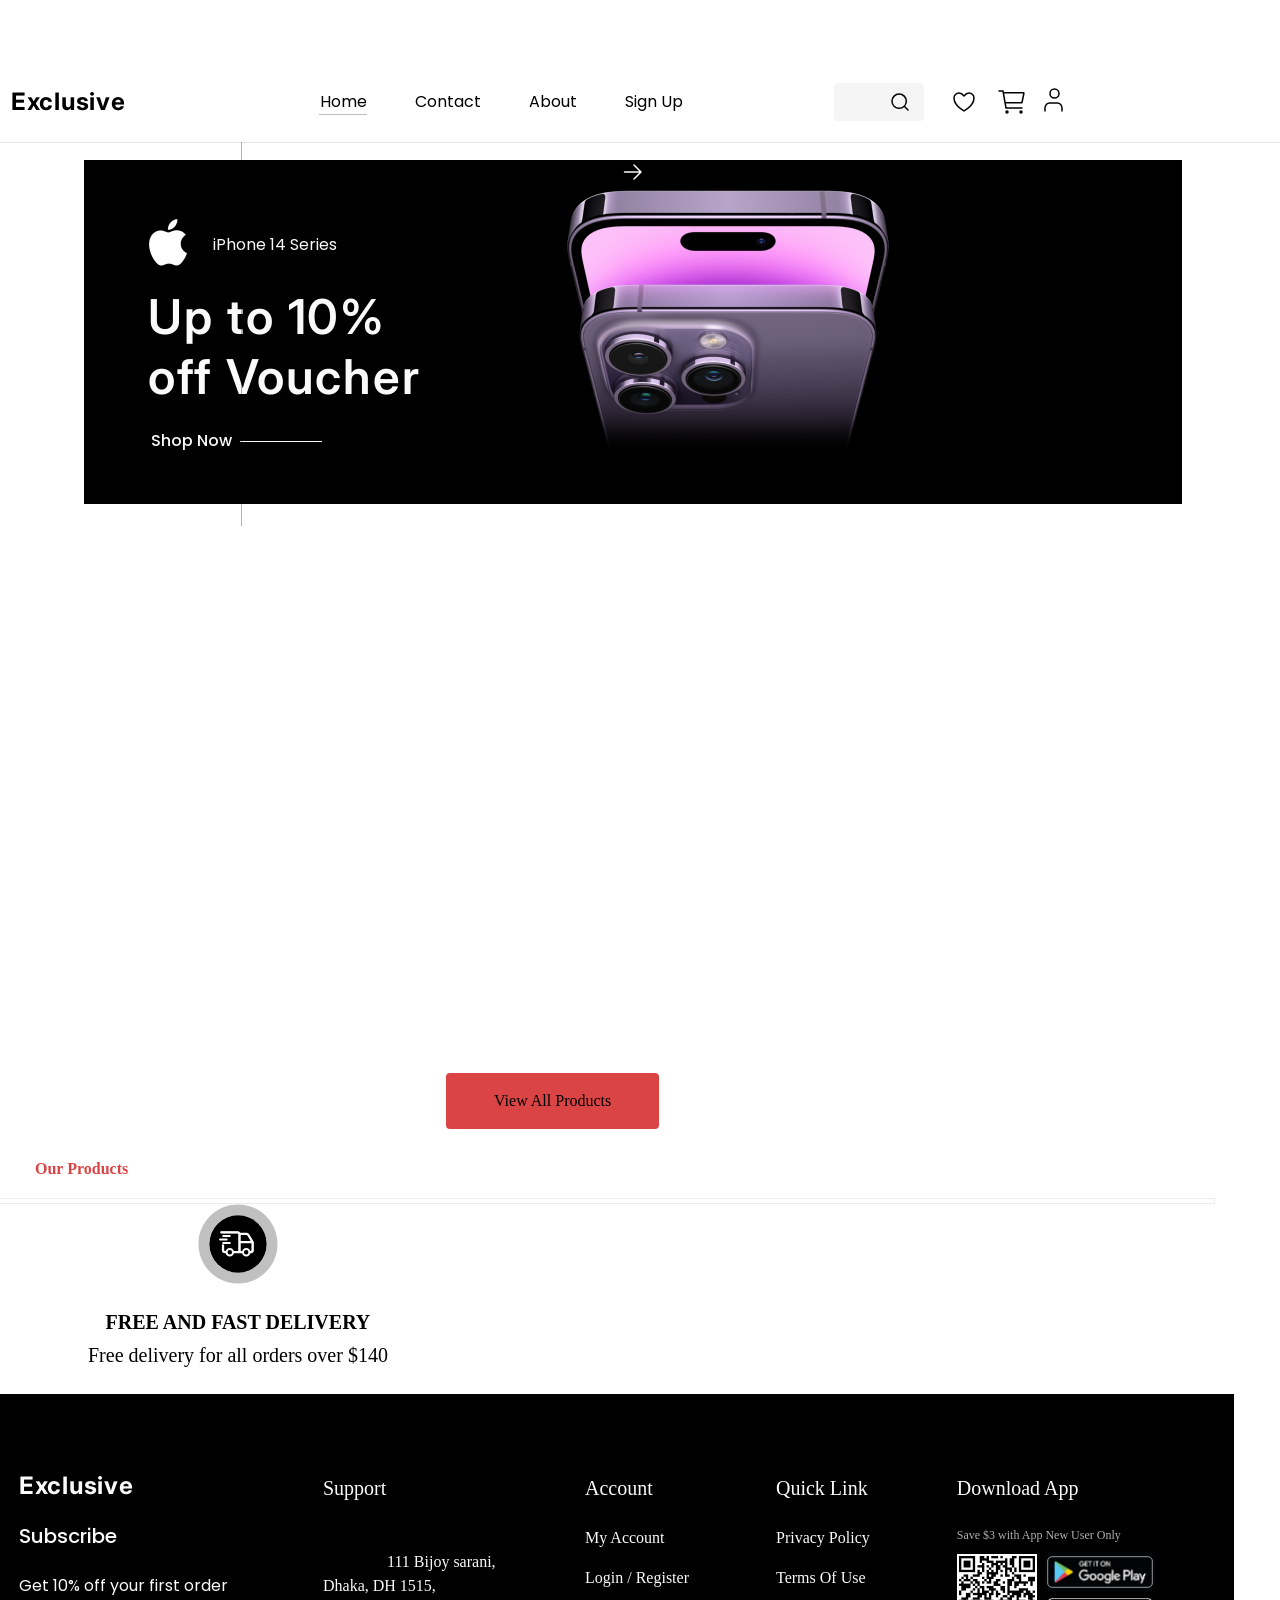
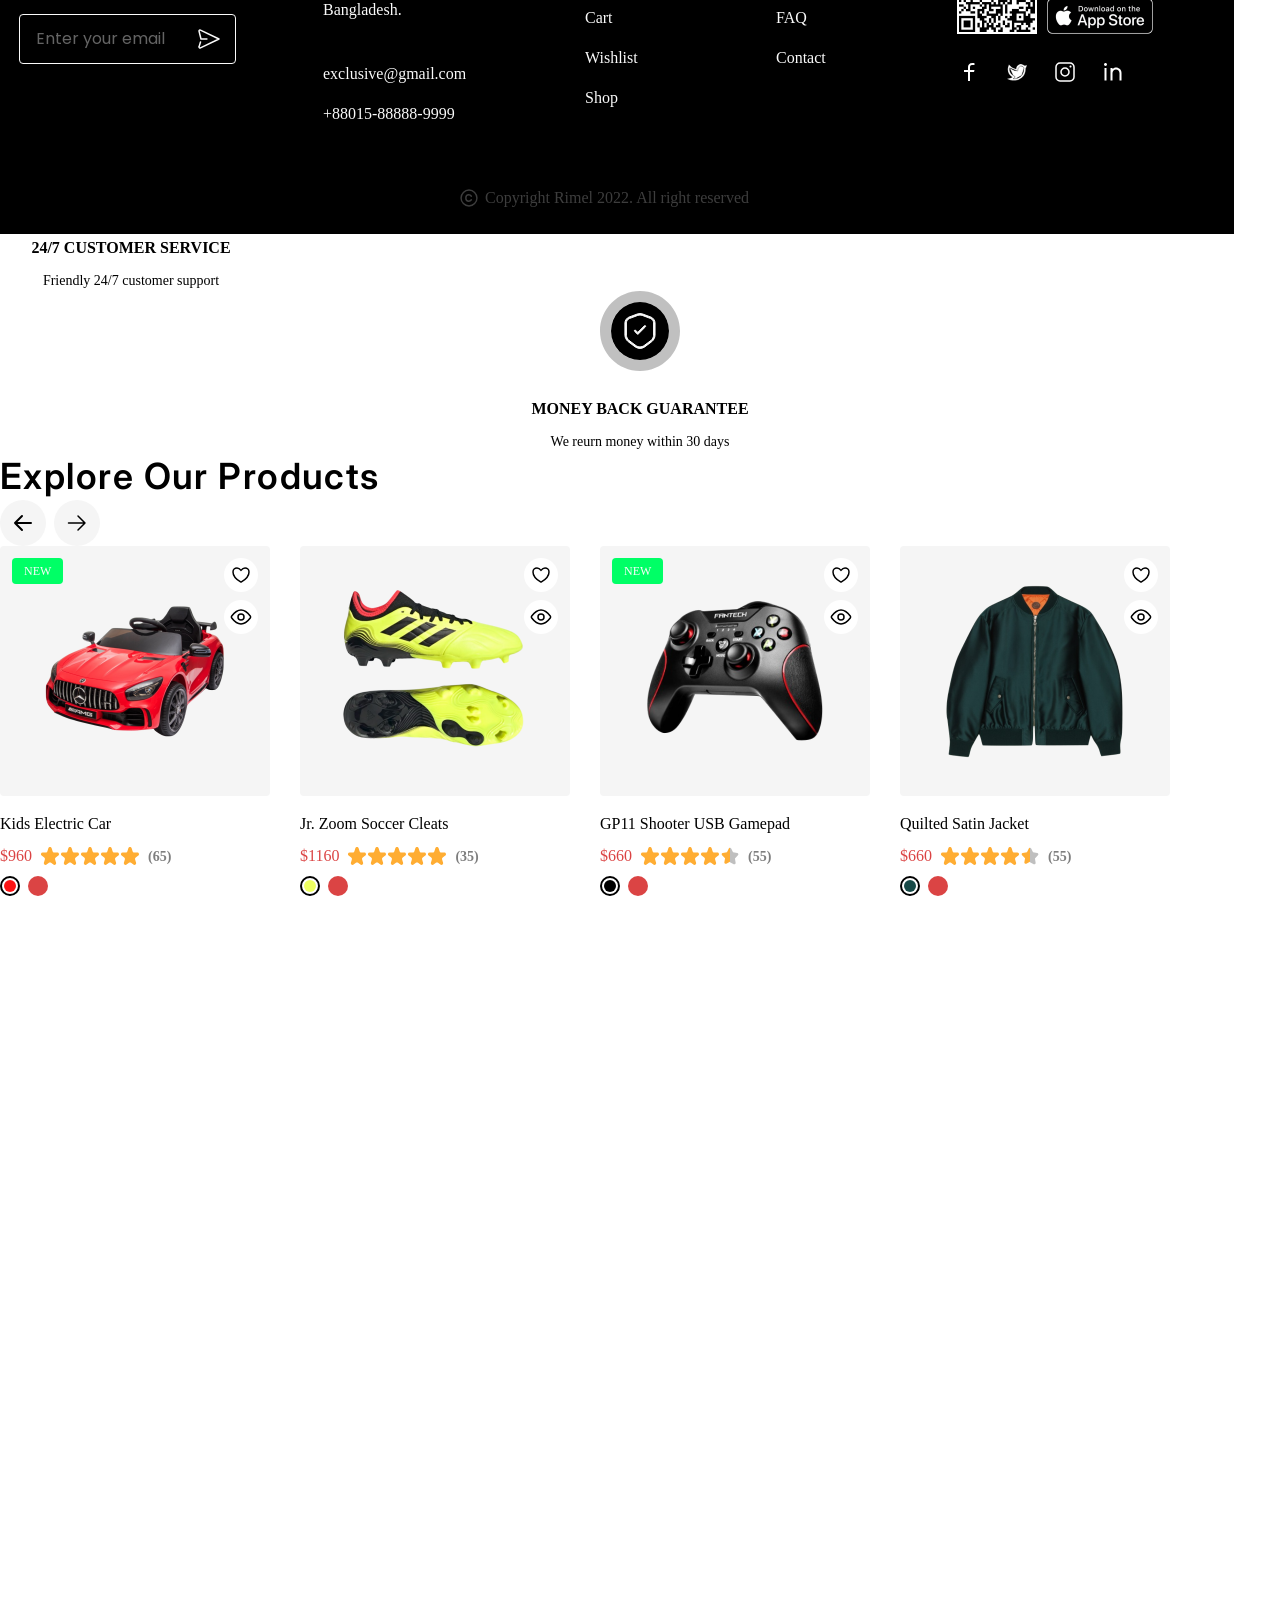
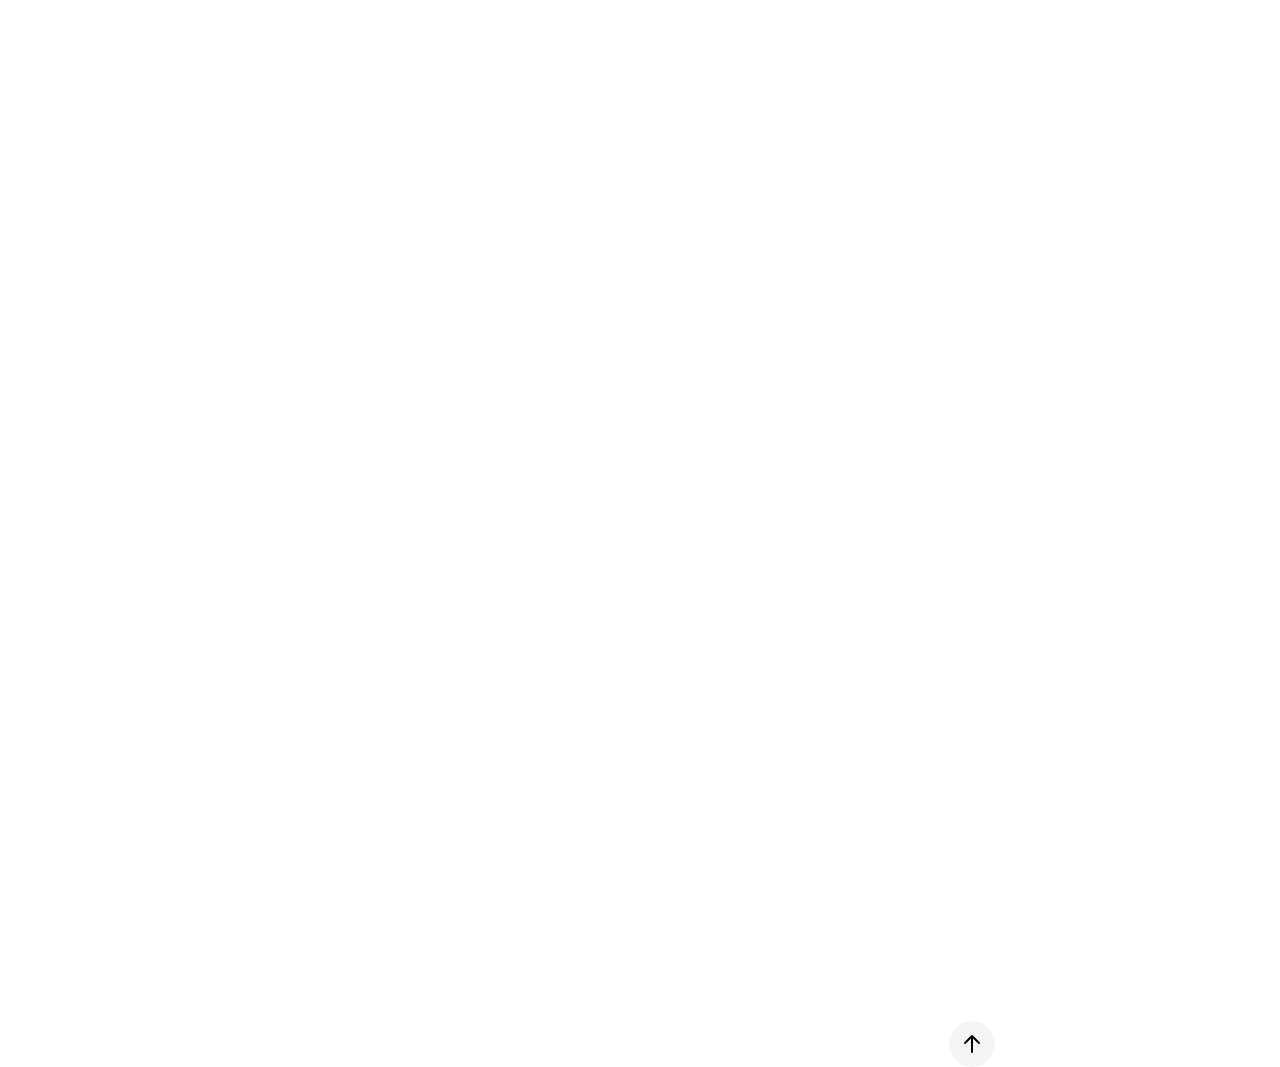
<file: index.html>
<!DOCTYPE html>
<html>
  <head>
    <meta charset="utf-8" />
    <meta name="viewport" content="initial-scale=1, width=device-width" />

    <link rel="stylesheet" href="./global.css" />
    <link rel="stylesheet" href="./index.css" />
    <link
      rel="stylesheet"
      href="https://fonts.googleapis.com/css2?family=Poppins:wght@400;500;600&display=swap"
    />
    <link
      rel="stylesheet"
      href="https://fonts.googleapis.com/css2?family=Inter:wght@400;500;600;700&display=swap"
    />
  </head>
  <body>
    <div class="e-commerce-homepage">
            <div class="hero-endframe-cvklg0xk3w6e-la-parent">
        <img
          class="hero-endframe-cvklg0xk3w6e-la-icon"
          alt=""
          src="./public/hero-endframe--cvklg0xk3w6e-large-2@2x.png"
        />

        <div class="px-apple-gray-logo-1-parent">
          <img
            class="px-apple-gray-logo-1-icon"
            alt=""
            src="./public/1200pxapple-gray-logo-1@2x.png"
          />

          <div class="iphone-14-series">iPhone 14 Series</div>
        </div>
        <div class="up-to-10">Up to 10% off Voucher</div>
        <div class="frame-parent">
                    <div class="shop-now">Shop Now</div>
            <div class="frame-child"></div>
          </div>
          <img
            class="icons-arrow-right"
            alt=""
            src="./public/icons-arrowright.svg"
          />
        </div>
      </div>
      <div class="view-all-products-wrapper">
        <div class="shop-now">View All Products</div>
      </div>
      <div class="instance-parent">
        <div class="services-parent">
          <img class="services-icon" alt="" src="./public/services.svg" />

          <div class="free-and-fast-delivery-parent">
            <div class="free-and-fast">FREE AND FAST DELIVERY</div>
              Free delivery for all orders over $140
            </div>
          </div>
        </div>
        <div class="services-group">
          <img class="services-icon" alt="" src="./public/services1.svg" />

          <div class="free-and-fast-delivery-parent">
            <div class="free-and-fast">24/7 CUSTOMER SERVICE</div>
            <div class="friendly-247-customer">
              Friendly 24/7 customer support
            </div>
          </div>
        </div>
        <div class="services-parent">
          <img class="services-icon" alt="" src="./public/services2.svg" />

          <div class="free-and-fast-delivery-parent">
            <div class="free-and-fast">MONEY BACK GUARANTEE</div>
            <div class="friendly-247-customer">
              We reurn money within 30 days
            </div>
          </div>
        </div>
        <div class="frame-div">
          <img class="services-icon" alt="" src="./public/services2.svg" />

          <div class="free-and-fast-delivery-parent">
            <div class="free-and-fast">MONEY BACK GUARANTEE</div>
            <div class="friendly-247-customer">
              We reurn money within 30 days
            </div>
          </div>
        </div>
      </div>
      <div class="footer">
        <div class="underline-parent">
          <img class="underline-icon" alt="" src="./public/underline.svg" />

          <div class="frame-wrapper">
            <div class="icon-copyright-parent">
              <img
                class="icon-copyright"
                alt=""
                src="./public/iconcopyright.svg"
              />

              <div class="exclusivegmailcom">
                Copyright Rimel 2022. All right reserved
              </div>
            </div>
          </div>
        </div>
        <div class="frame-group">
          <div class="frame-container">
            <div class="logo-parent">
              <div class="logo-parent">
                <div class="logo">
                  <b class="exclusive">Exclusive</b>
                </div>
                <div class="subscribe">Subscribe</div>
              </div>
              <div class="get-10-off">Get 10% off your first order</div>
            </div>
            <div class="send-mail">
              <div class="enter-your-email">Enter your email</div>
              <img
                class="icons-arrow-right"
                alt=""
                src="./public/iconsend.svg"
              />
            </div>
          </div>
          <div class="logo-parent">
            <div class="support">Support</div>
            <div class="bijoy-sarani-dhaka-dh-1515-parent">
              <div class="bijoy-sarani-dhaka">
                111 Bijoy sarani, Dhaka, DH 1515, Bangladesh.
              </div>
              <div class="exclusivegmailcom">exclusive@gmail.com</div>
              <div class="exclusivegmailcom">+88015-88888-9999</div>
            </div>
          </div>
          <div class="logo-parent">
            <div class="support">Account</div>
            <div class="bijoy-sarani-dhaka-dh-1515-parent">
              <div class="exclusivegmailcom">My Account</div>
              <div class="exclusivegmailcom">Login / Register</div>
              <div class="exclusivegmailcom">Cart</div>
              <div class="exclusivegmailcom">Wishlist</div>
              <div class="exclusivegmailcom">Shop</div>
            </div>
          </div>
          <div class="logo-parent">
            <div class="support">Quick Link</div>
            <div class="bijoy-sarani-dhaka-dh-1515-parent">
              <div class="exclusivegmailcom">Privacy Policy</div>
              <div class="exclusivegmailcom">Terms Of Use</div>
              <div class="exclusivegmailcom">FAQ</div>
              <div class="exclusivegmailcom">Contact</div>
            </div>
          </div>
          <div class="logo-parent">
            <div class="logo-parent">
              <div class="support">Download App</div>
              <div class="save-3-with-app-new-user-only-parent">
                <div class="save-3-with">Save $3 with App New User Only</div>
                <div class="qr-code-parent">
                  <img
                    class="qr-code-icon"
                    alt=""
                    src="./public/qr-code@2x.png"
                  />

                  <div class="shop-now-parent">
                    <img
                      class="googleplay-icon"
                      alt=""
                      src="./public/googleplay.svg"
                    />

                    <img
                      class="appstore-icon"
                      alt=""
                      src="./public/appstore@2x.png"
                    />
                  </div>
                </div>
              </div>
            </div>
            <div class="icon-facebook-parent">
              <img
                class="icons-arrow-right"
                alt=""
                src="./public/iconfacebook.svg"
              />

              <img
                class="icons-arrow-right"
                alt=""
                src="./public/icontwitter.svg"
              />

              <img
                class="icons-arrow-right"
                alt=""
                src="./public/iconinstagram.svg"
              />

              <img
                class="icons-arrow-right"
                alt=""
                src="./public/iconlinkedin.svg"
              />
            </div>
          </div>
        </div>
      </div>
      <div class="header">
        <div class="logo-group">
          <div class="logo">
            <b class="exclusive">Exclusive</b>
          </div>
          <div class="header-parent">
            <div class="header1">
              <div class="exclusivegmailcom"><a href="index.html" style="text-decoration: none; color: black;">Home</a></div>
              <img
                class="underline-icon1"
                alt=""
                src="./public/underline1.svg"
              />
            </div>
            <div class="header2" id="headerContainer1">
              <div class="about"><a href="contact.html" style="text-decoration: none; color: black;">Contact</a></div>
            </div>
            <div class="header3" id="headerContainer2">
              <div class="about"><a href="about.html" style="text-decoration: none; color: black;">About</a></div>
            </div>
            <div class="header4" id="headerContainer3">
              <div class="about"><a href="sign-up.html" style="text-decoration: none; color: black;">Sign Up</a></div>
            </div>
          </div>
        </div>
        <div class="search-component-set-parent">
          <div class="search-component-set">
            <div class="what-are-you-looking-for-parent">
              <div class="what-are-you"></div>
              <img
                class="icons-arrow-right"
                alt=""
                src="./public/component-2.svg"
                id="component2Icon"
              />
            </div>
          </div>
          <div class="wishlist-parent">
            <img class="wishlist-icon" alt="" src="./public/wishlist.svg" />

            <img
              class="cart1-with-buy"
              alt=""
              src="./public/cart1-with-buy.svg"
              id="cart1WithBuy"
            />

            <img class="user-icon" alt="" src="./public/user.svg" />
          </div>
        </div>
      </div>
      <img class="e-commerce-homepage-inner" alt="" src="./public/line-3.svg" />

      <img
        class="fill-with-up-arrow"
        alt=""
        src="./public/fill-with-up-arrow.svg"
      />

      <img class="user-icon1" alt="" src="./public/user.svg" id="userIcon" />

      <img class="line-icon" alt="" src="./public/line-8.svg" />

      <img class="e-commerce-homepage-child1" alt="" />

      <div class="e-commerce-homepage-inner1">
        <div class="frame-wrapper1">
                              </div>
                    <div class="our-products">Our Products</div>
                  </div>
                  <div class="explore-our-products">Explore Our Products</div>
                </div>
                <div class="fill-with-left-arrow-parent">
                  <img
                    class="fill-with-left-arrow"
                    alt=""
                    src="./public/fill-with-left-arrow.svg"
                  />

                  <img
                    class="fill-with-left-arrow"
                    alt=""
                    src="./public/fill-with-right-arrow.svg"
                  />
                </div>
              </div>
              <div class="frame-wrapper3">
                <div class="cart-parent">
                  <div class="cart1">
                    <div class="cart2">
                      <div class="fill-heart-parent">
                        <img
                          class="fill-heart-icon"
                          alt=""
                          src="./public/fill-heart.svg"
                        />

                        <img
                          class="fill-heart-icon"
                          alt=""
                          src="./public/fill-eye.svg"
                        />
                      </div>
                      <div class="new-button">
                        <div class="new">NEW</div>
                      </div>
                      <div class="new-mercedes-benz-gtr-licensed-wrapper">
                        <img
                          class="new-mercedes-benz-gtr-licensed-icon"
                          alt=""
                          src="./public/newmercedesbenzgtrlicensedrideoncarkidselectrictoycar-1@2x.png"
                        />
                      </div>
                    </div>
                    <div class="kids-electric-car-parent">
                      <div class="shop-now">Kids Electric Car</div>
                      <div class="frame-parent6">
                        <div class="wrapper">
                          <div class="shop-now">$960</div>
                        </div>
                        <div class="five-star-parent">
                          <div class="wrapper">
                            <img
                              class="vector-icon"
                              alt=""
                              src="./public/vector.svg"
                            />

                            <img
                              class="vector-icon"
                              alt=""
                              src="./public/vector.svg"
                            />

                            <img
                              class="vector-icon"
                              alt=""
                              src="./public/vector.svg"
                            />

                            <img
                              class="vector-icon"
                              alt=""
                              src="./public/vector.svg"
                            />

                            <img
                              class="vector-icon"
                              alt=""
                              src="./public/vector.svg"
                            />
                          </div>
                          <div class="div2">(65)</div>
                        </div>
                      </div>
                      <div class="fill-with-left-arrow-parent">
                        <img
                          class="colour-chnage-child"
                          alt=""
                          src="./public/group-1000005935.svg"
                        />

                        <div class="colour-chnage-item"></div>
                      </div>
                    </div>
                  </div>
                  <div class="cart3">
                    <div class="cart2">
                      <div class="fill-heart-parent">
                        <img
                          class="fill-heart-icon"
                          alt=""
                          src="./public/fill-heart.svg"
                        />

                        <img
                          class="fill-heart-icon"
                          alt=""
                          src="./public/fill-eye.svg"
                        />
                      </div>
                      <div class="new-mercedes-benz-gtr-licensed-wrapper">
                        <img
                          class="copa-sense-1-icon"
                          alt=""
                          src="./public/copa-sense-1@2x.png"
                        />
                      </div>
                    </div>
                    <div class="jr-zoom-soccer-cleats-parent">
                      <div class="shop-now">Jr. Zoom Soccer Cleats</div>
                      <div class="frame-parent6">
                        <div class="wrapper">
                          <div class="shop-now">$1160</div>
                        </div>
                        <div class="five-star-parent">
                          <div class="wrapper">
                            <img
                              class="vector-icon"
                              alt=""
                              src="./public/vector.svg"
                            />

                            <img
                              class="vector-icon"
                              alt=""
                              src="./public/vector.svg"
                            />

                            <img
                              class="vector-icon"
                              alt=""
                              src="./public/vector.svg"
                            />

                            <img
                              class="vector-icon"
                              alt=""
                              src="./public/vector.svg"
                            />

                            <img
                              class="vector-icon"
                              alt=""
                              src="./public/vector.svg"
                            />
                          </div>
                          <div class="div2">(35)</div>
                        </div>
                      </div>
                      <div class="fill-with-left-arrow-parent">
                        <img
                          class="colour-chnage-child"
                          alt=""
                          src="./public/group-10000059351.svg"
                        />

                        <div class="colour-chnage-item"></div>
                      </div>
                    </div>
                  </div>
                  <div class="cart5" id="cartContainer2">
                    <div class="cart2">
                      <div class="fill-heart-parent">
                        <img
                          class="fill-heart-icon"
                          alt=""
                          src="./public/fill-heart.svg"
                        />

                        <img
                          class="fill-heart-icon"
                          alt=""
                          src="./public/fill-eye.svg"
                        />
                      </div>
                      <div class="new-button">
                        <div class="new">NEW</div>
                      </div>
                      <div class="new-mercedes-benz-gtr-licensed-wrapper">
                        <img
                          class="gp11-prd3-1-icon"
                          alt=""
                          src="./public/gp11-prd3-1@2x.png"
                        />
                      </div>
                    </div>
                    <div class="kids-electric-car-parent">
                      <div class="shop-now">GP11 Shooter USB Gamepad</div>
                      <div class="frame-parent6">
                        <div class="wrapper">
                          <div class="shop-now">$660</div>
                        </div>
                        <div class="five-star-parent">
                          <div class="wrapper">
                            <img
                              class="vector-icon"
                              alt=""
                              src="./public/vector.svg"
                            />

                            <img
                              class="vector-icon"
                              alt=""
                              src="./public/vector.svg"
                            />

                            <img
                              class="vector-icon"
                              alt=""
                              src="./public/vector.svg"
                            />

                            <img
                              class="vector-icon"
                              alt=""
                              src="./public/vector.svg"
                            />

                            <img
                              class="icon-copyright"
                              alt=""
                              src="./public/starhalffilled.svg"
                            />
                          </div>
                          <div class="div2">(55)</div>
                        </div>
                      </div>
                      <div class="fill-with-left-arrow-parent">
                        <img
                          class="colour-chnage-child"
                          alt=""
                          src="./public/group-10000059352.svg"
                        />

                        <div class="colour-chnage-item"></div>
                      </div>
                    </div>
                  </div>
                  <div class="cart3">
                    <div class="cart2">
                      <div class="fill-heart-parent">
                        <img
                          class="fill-heart-icon"
                          alt=""
                          src="./public/fill-heart.svg"
                        />

                        <img
                          class="fill-heart-icon"
                          alt=""
                          src="./public/fill-eye.svg"
                        />
                      </div>
                      <img
                        class="cart-child"
                        alt=""
                        src="./public/frame-608@2x.png"
                      />
                    </div>
                    <div class="jr-zoom-soccer-cleats-parent">
                      <div class="shop-now">Quilted Satin Jacket</div>
                      <div class="frame-parent6">
                        <div class="wrapper">
                          <div class="shop-now">$660</div>
                        </div>
                        <div class="five-star-parent">
                          <div class="wrapper">
                            <img
                              class="vector-icon"
                              alt=""
                              src="./public/vector.svg"
                            />

                            <img
                              class="vector-icon"
                              alt=""
                              src="./public/vector.svg"
                            />

                            <img
                              class="vector-icon"
                              alt=""
                              src="./public/vector.svg"
                            />

                            <img
                              class="vector-icon"
                              alt=""
                              src="./public/vector.svg"
                            />

                            <img
                              class="icon-copyright"
                              alt=""
                              src="./public/starhalffilled.svg"
                            />
                          </div>
                          <div class="div2">(55)</div>
                        </div>
                      </div>
                      <div class="fill-with-left-arrow-parent">
                        <img
                          class="colour-chnage-child"
                          alt=""
                          src="./public/group-10000059353.svg"
                        />

                        <div class="colour-chnage-item"></div>
                      </div>
                    </div>
                  </div>
                </div>
              </div>
            </div>
          </div>
        </div>
      </div>
      <div class="line-div"></div>
    </div>

    <div id="searchComponentSet" class="popup-overlay" style="display: none">
      <div class="search-component-set10">
        <div class="what-are-you-looking-for-parent8">
          <div class="what-are-you10">Search here</div>
          <img
            class="component-2-icon10"
            alt=""
            src="./public/component-2.svg"
          />
        </div>
      </div>
    
  </body>
</html>
</file>
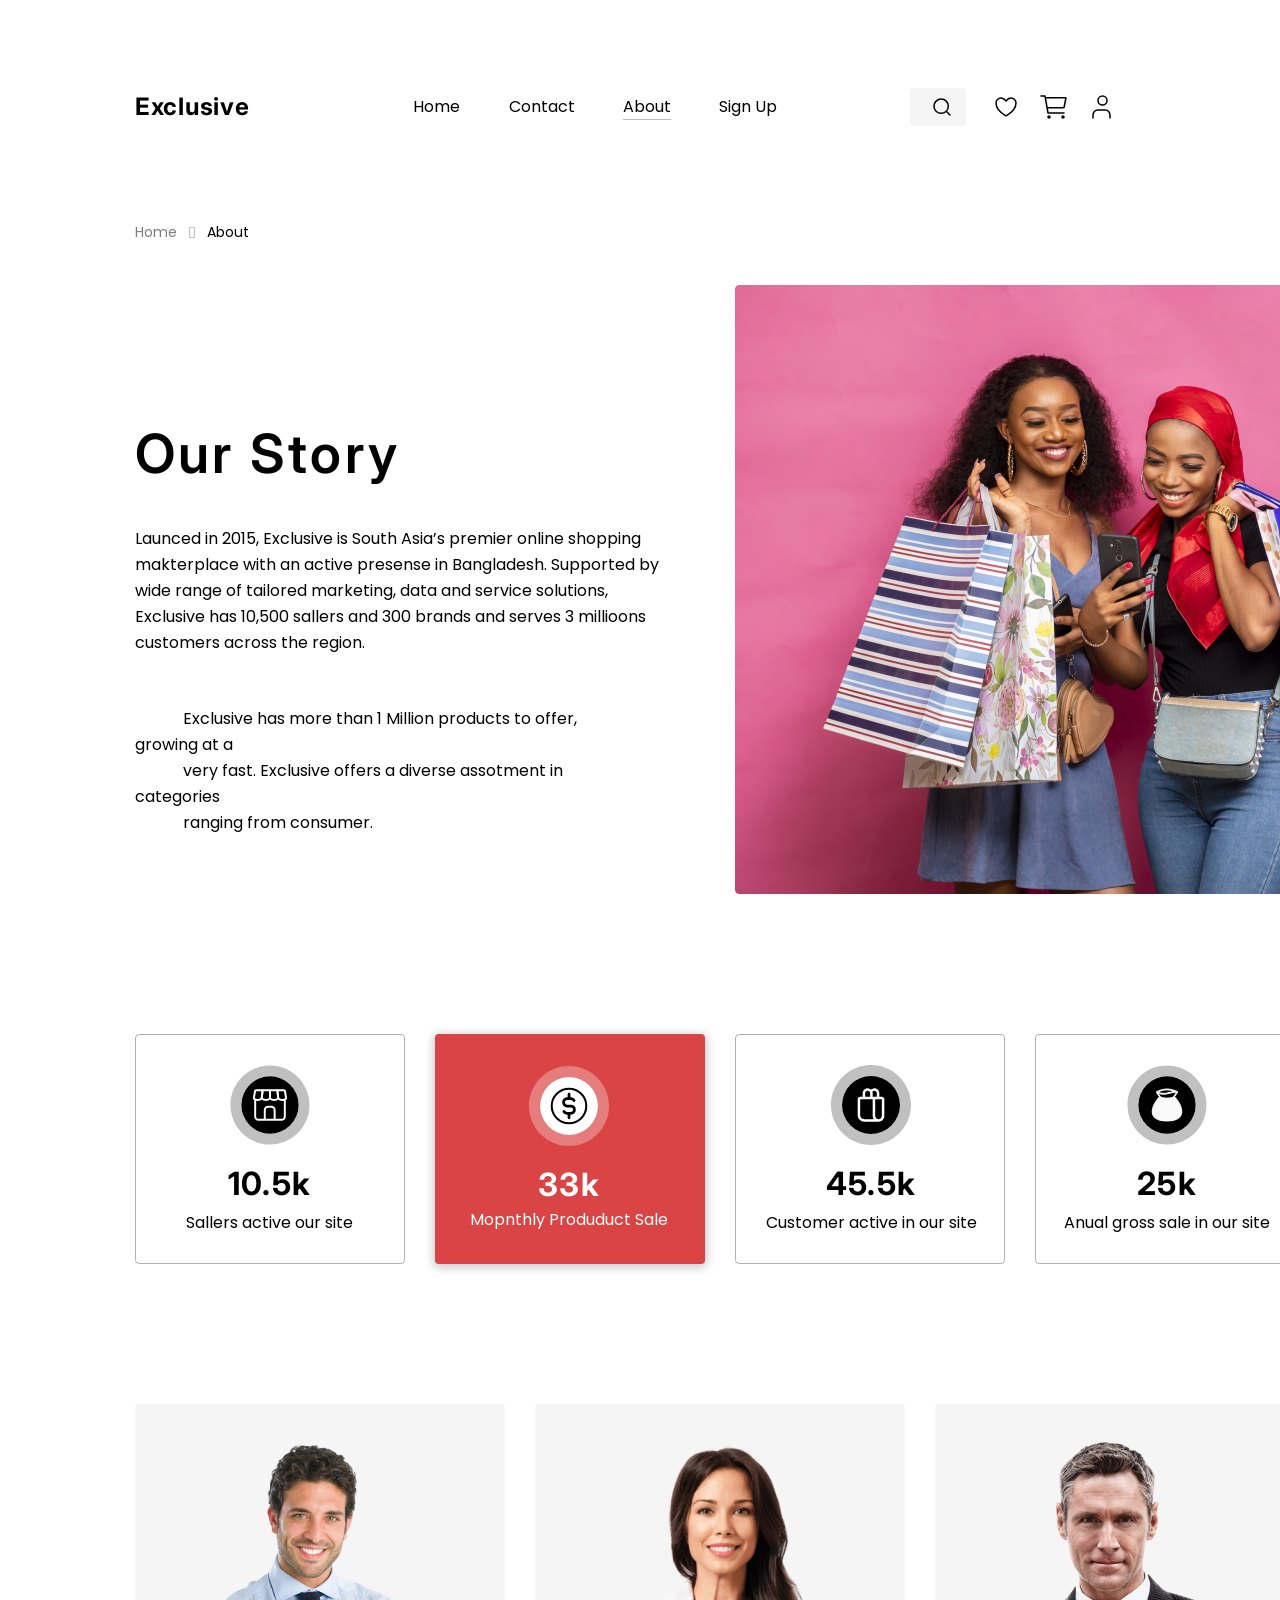
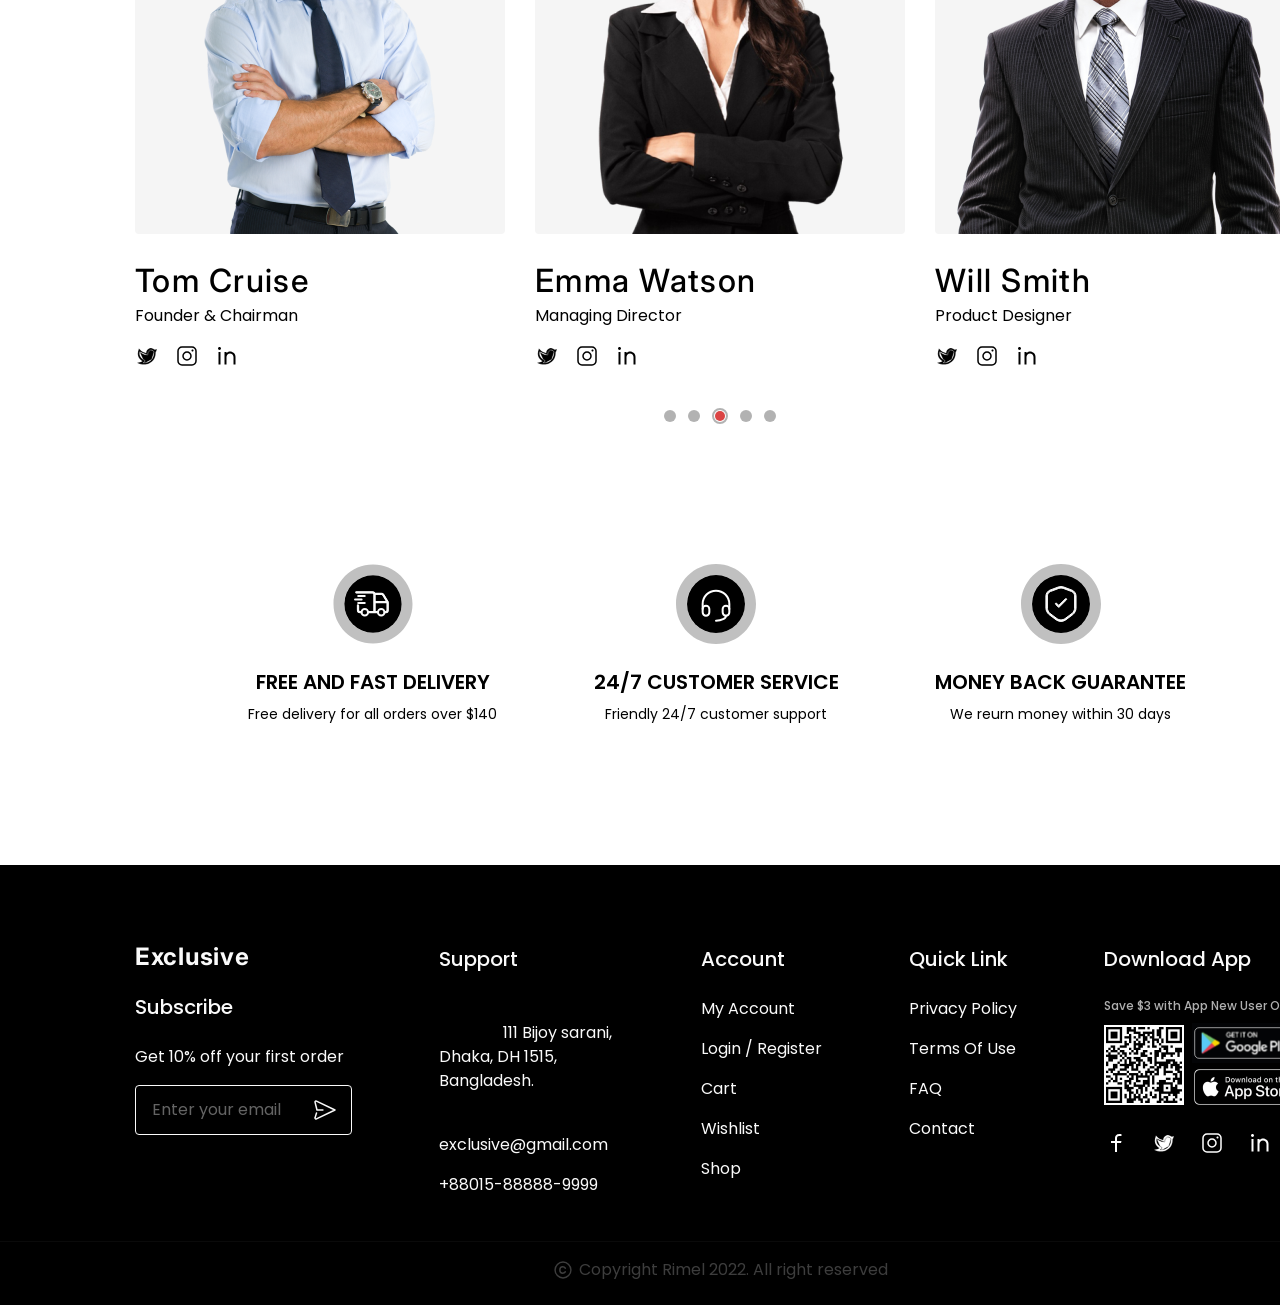
<file: about.html>
<!DOCTYPE html>
<html>
  <head>
    <meta charset="utf-8" />
    <meta name="viewport" content="initial-scale=1, width=device-width" />

    <link rel="stylesheet" href="./global.css" />
    <link rel="stylesheet" href="./about.css" />
    <link
      rel="stylesheet"
      href="https://fonts.googleapis.com/css2?family=Poppins:wght@400;500;600&display=swap"
    />
    <link
      rel="stylesheet"
      href="https://fonts.googleapis.com/css2?family=Inter:wght@400;500;600;700&display=swap"
    />
  </head>
  <body>
    <div class="about7">
      <div class="header35">
        <div class="logo-parent12">
          <div class="logo14">
            <b class="exclusive14">Exclusive</b>
          </div>
          <div class="header-parent5">
            <div class="header36" id="headerContainer">
              <div class="home7">Home</div>
            </div>
            <div class="header37" id="headerContainer1">
              <div class="home7">Contact</div>
            </div>
            <div class="header38">
              <div class="about8">About</div>
              <img
                class="underline-icon19"
                alt=""
                src="./public/underline1.svg"
              />
            </div>
            <div class="header39" id="headerContainer3">
              <div class="home7">Sign Up</div>
            </div>
          </div>
        </div>
        <div class="search-component-set-parent5">
          <div class="search-component-set7">
            <div class="what-are-you-looking-for-parent5" id="frameContainer">
              <div class="what-are-you7">What are you looking for?</div>
              <img
                class="component-2-icon7"
                alt=""
                src="./public/component-2.svg"
              />
            </div>
          </div>
          <div class="wishlist-parent5">
            <img
              class="wishlist-icon4"
              alt=""
              src="./public/wishlist.svg"
              id="wishlistIcon"
            />

            <img
              class="cart1-with-buy7"
              alt=""
              src="./public/cart1-with-buy.svg"
            />

            <img
              class="wishlist-icon4"
              alt=""
              src="./public/user.svg"
              id="userIcon"
            />
          </div>
        </div>
      </div>
      <img class="about-child" alt="" src="./public/line-3.svg" />

      <div class="roadmap3">
        <div class="account11">Home</div>
        <img class="roadmap-child10" alt="" />

        <div class="nothing12">About</div>
        <img class="roadmap-child11" alt="" />

        <div class="nothing13">Nothing</div>
        <img class="roadmap-child11" alt="" />

        <div class="nothing13">Nothing</div>
        <img class="roadmap-child11" alt="" />

        <div class="nothing13">Nothing</div>
      </div>
      <div class="our-story-parent">
        <div class="our-story">Our Story</div>
        <div class="launced-in-2015-exclusive-is-parent">
          <div class="launced-in-2015">
            Launced in 2015, Exclusive is South Asia’s premier online shopping
            makterplace with an active presense in Bangladesh. Supported by wide
            range of tailored marketing, data and service solutions, Exclusive
            has 10,500 sallers and 300 brands and serves 3 millioons customers
            across the region.
          </div>
          <div class="exclusive-has-more">
            Exclusive has more than 1 Million products to offer, growing at a
            very fast. Exclusive offers a diverse assotment in categories
            ranging from consumer.
          </div>
        </div>
      </div>
      <img class="side-image-icon" alt="" src="./public/side-image@2x.png" />

      <div class="full-services">
        <div class="services-parent1">
          <img class="services-icon4" alt="" src="./public/services.svg" />

          <div class="free-and-fast-delivery-group">
            <div class="free-and-fast1">FREE AND FAST DELIVERY</div>
            <div class="free-delivery-for1">
              Free delivery for all orders over $140
            </div>
          </div>
        </div>
        <div class="services-parent2">
          <img class="services-icon4" alt="" src="./public/services1.svg" />

          <div class="free-and-fast-delivery-group">
            <div class="free-and-fast1">24/7 CUSTOMER SERVICE</div>
            <div class="friendly-247-customer1">
              Friendly 24/7 customer support
            </div>
          </div>
        </div>
        <div class="services-parent3">
          <img class="services-icon4" alt="" src="./public/services2.svg" />

          <div class="free-and-fast-delivery-group">
            <div class="free-and-fast1">MONEY BACK GUARANTEE</div>
            <div class="friendly-247-customer1">
              We reurn money within 30 days
            </div>
          </div>
        </div>
        <div class="services-parent1">
          <img class="services-icon4" alt="" src="./public/services2.svg" />

          <div class="free-and-fast-delivery-group">
            <div class="free-and-fast1">MONEY BACK GUARANTEE</div>
            <div class="friendly-247-customer1">
              We reurn money within 30 days
            </div>
          </div>
        </div>
      </div>
      <div class="frame-parent60">
        <div class="instance-wrapper">
          <div class="services-parent5">
            <img class="services-icon4" alt="" src="./public/services3.svg" />

            <div class="free-and-fast-delivery-container">
              <b class="free-and-fast2">10.5k </b>
              <div class="free-delivery-for2">Sallers active our site</div>
            </div>
          </div>
        </div>
        <div class="instance-frame">
          <div class="services-parent6">
            <img class="services-icon4" alt="" src="./public/services4.svg" />

            <div class="free-and-fast-delivery-group">
              <b class="free-and-fast2">33k</b>
              <div class="founder-chairman">Mopnthly Produduct Sale</div>
            </div>
          </div>
        </div>
        <div class="instance-wrapper">
          <div class="services-parent7">
            <img class="services-icon4" alt="" src="./public/services5.svg" />

            <div class="free-and-fast-delivery-container">
              <b class="free-and-fast2">45.5k</b>
              <div class="founder-chairman">Customer active in our site</div>
            </div>
          </div>
        </div>
        <div class="instance-wrapper">
          <div class="services-parent8">
            <img class="services-icon4" alt="" src="./public/services6.svg" />

            <div class="free-and-fast-delivery-container">
              <b class="free-and-fast2">25k</b>
              <div class="founder-chairman">Anual gross sale in our site</div>
            </div>
          </div>
        </div>
      </div>
      <div class="frame-parent61">
        <div class="frame-parent62">
          <div class="image-46-wrapper">
            <img class="image-46-icon" alt="" src="./public/image-46@2x.png" />
          </div>
          <div class="frame-parent63">
            <div class="tom-cruise-parent">
              <div class="tom-cruise">Tom Cruise</div>
              <div class="founder-chairman">Founder & Chairman</div>
            </div>
            <div class="icon-twitter-parent">
              <img
                class="component-2-icon7"
                alt=""
                src="./public/icontwitter1.svg"
              />

              <img
                class="component-2-icon7"
                alt=""
                src="./public/iconinstagram1.svg"
              />

              <img
                class="component-2-icon7"
                alt=""
                src="./public/iconlinkedin1.svg"
              />
            </div>
          </div>
        </div>
        <div class="frame-parent62">
          <div class="image-46-wrapper">
            <img class="image-51-icon" alt="" src="./public/image-51@2x.png" />
          </div>
          <div class="frame-parent63">
            <div class="tom-cruise-parent">
              <div class="tom-cruise">Emma Watson</div>
              <div class="founder-chairman">Managing Director</div>
            </div>
            <div class="icon-twitter-parent">
              <img
                class="component-2-icon7"
                alt=""
                src="./public/icontwitter1.svg"
              />

              <img
                class="component-2-icon7"
                alt=""
                src="./public/iconinstagram1.svg"
              />

              <img
                class="component-2-icon7"
                alt=""
                src="./public/iconlinkedin1.svg"
              />
            </div>
          </div>
        </div>
        <div class="frame-parent62">
          <div class="image-46-wrapper">
            <img class="image-47-icon" alt="" src="./public/image-47@2x.png" />
          </div>
          <div class="frame-parent63">
            <div class="tom-cruise-parent">
              <div class="tom-cruise">Will Smith</div>
              <div class="founder-chairman">Product Designer</div>
            </div>
            <div class="icon-twitter-parent">
              <img
                class="component-2-icon7"
                alt=""
                src="./public/icontwitter1.svg"
              />

              <img
                class="component-2-icon7"
                alt=""
                src="./public/iconinstagram1.svg"
              />

              <img
                class="component-2-icon7"
                alt=""
                src="./public/iconlinkedin1.svg"
              />
            </div>
          </div>
        </div>
      </div>
      <div class="ellipse-parent4">
        <div class="frame-child6"></div>
        <div class="frame-child6"></div>
        <img class="frame-child8" alt="" src="./public/group-1000005940.svg" />

        <div class="frame-child6"></div>
        <div class="frame-child6"></div>
      </div>
      <div class="footer7">
        <div class="underline-parent5">
          <img class="underline-icon20" alt="" src="./public/underline.svg" />

          <div class="frame-wrapper10">
            <div class="icon-copyright-parent5">
              <img
                class="icon-copyright7"
                alt=""
                src="./public/iconcopyright.svg"
              />

              <div class="about8">Copyright Rimel 2022. All right reserved</div>
            </div>
          </div>
        </div>
        <div class="frame-parent68">
          <div class="frame-parent69">
            <div class="frame-parent70">
              <div class="frame-parent70">
                <div class="logo14">
                  <b class="exclusive14">Exclusive</b>
                </div>
                <div class="subscribe7">Subscribe</div>
              </div>
              <div class="founder-chairman">Get 10% off your first order</div>
            </div>
            <div class="send-mail7">
              <div class="enter-your-email7">Enter your email</div>
              <img
                class="component-2-icon7"
                alt=""
                src="./public/iconsend.svg"
              />
            </div>
          </div>
          <div class="frame-parent70">
            <div class="support7">Support</div>
            <div class="bijoy-sarani-dhaka-dh-1515-parent5">
              <div class="bijoy-sarani-dhaka7">
                111 Bijoy sarani, Dhaka, DH 1515, Bangladesh.
              </div>
              <div class="about8">exclusive@gmail.com</div>
              <div class="about8">+88015-88888-9999</div>
            </div>
          </div>
          <div class="frame-parent70">
            <div class="support7">Account</div>
            <div class="bijoy-sarani-dhaka-dh-1515-parent5">
              <div class="about8">My Account</div>
              <div class="about8">Login / Register</div>
              <div class="about8">Cart</div>
              <div class="about8">Wishlist</div>
              <div class="about8">Shop</div>
            </div>
          </div>
          <div class="frame-parent70">
            <div class="support7">Quick Link</div>
            <div class="bijoy-sarani-dhaka-dh-1515-parent5">
              <div class="about8">Privacy Policy</div>
              <div class="about8">Terms Of Use</div>
              <div class="about8">FAQ</div>
              <div class="about8">Contact</div>
            </div>
          </div>
          <div class="frame-parent70">
            <div class="frame-parent70">
              <div class="support7">Download App</div>
              <div class="save-3-with-app-new-user-only-parent5">
                <div class="save-3-with7">Save $3 with App New User Only</div>
                <div class="qr-code-parent5">
                  <img
                    class="qr-code-icon7"
                    alt=""
                    src="./public/qr-code@2x.png"
                  />

                  <div class="googleplay-parent5">
                    <img
                      class="googleplay-icon7"
                      alt=""
                      src="./public/googleplay.svg"
                    />

                    <img
                      class="appstore-icon7"
                      alt=""
                      src="./public/appstore@2x.png"
                    />
                  </div>
                </div>
              </div>
            </div>
            <div class="icon-facebook-parent5">
              <img
                class="component-2-icon7"
                alt=""
                src="./public/iconfacebook.svg"
              />

              <img
                class="component-2-icon7"
                alt=""
                src="./public/icontwitter.svg"
              />

              <img
                class="component-2-icon7"
                alt=""
                src="./public/iconinstagram.svg"
              />

              <img
                class="component-2-icon7"
                alt=""
                src="./public/iconlinkedin.svg"
              />
            </div>
          </div>
        </div>
      </div>
    </div>

    <div id="searchComponentSet" class="popup-overlay" style="display: none">
      <div class="search-component-set10">
        <div class="what-are-you-looking-for-parent8">
          <div class="what-are-you10">Search here</div>
          <img
            class="component-2-icon10"
            alt=""
            src="./public/component-2.svg"
          />
        </div>
      </div>
    </div>

    <script>
      var headerContainer = document.getElementById("headerContainer");
      if (headerContainer) {
        headerContainer.addEventListener("click", function (e) {
          window.location.href = "./e-commerce-home-page.html";
        });
      }
      
      var headerContainer1 = document.getElementById("headerContainer1");
      if (headerContainer1) {
        headerContainer1.addEventListener("click", function (e) {
          window.location.href = "./contact.html";
        });
      }
      
      var headerContainer3 = document.getElementById("headerContainer3");
      if (headerContainer3) {
        headerContainer3.addEventListener("click", function (e) {
          window.location.href = "./sign-up.html";
        });
      }
      
      var frameContainer = document.getElementById("frameContainer");
      if (frameContainer) {
        frameContainer.addEventListener("click", function () {
          var popup = document.getElementById("searchComponentSet");
          if (!popup) return;
          var popupStyle = popup.style;
          if (popupStyle) {
            popupStyle.display = "flex";
            popupStyle.zIndex = 100;
            popupStyle.backgroundColor = "rgba(113, 113, 113, 0.3)";
            popupStyle.alignItems = "center";
            popupStyle.justifyContent = "center";
          }
          popup.setAttribute("closable", "");
      
          var onClick =
            popup.onClick ||
            function (e) {
              if (e.target === popup && popup.hasAttribute("closable")) {
                popupStyle.display = "none";
              }
            };
          popup.addEventListener("click", onClick);
        });
      }
      
      var wishlistIcon = document.getElementById("wishlistIcon");
      if (wishlistIcon) {
        wishlistIcon.addEventListener("click", function (e) {
          window.location.href = "./wishlist.html";
        });
      }
      
      var userIcon = document.getElementById("userIcon");
      if (userIcon) {
        userIcon.addEventListener("click", function (e) {
          window.location.href = "./account.html";
        });
      }
      </script>
  </body>
</html>
</file>
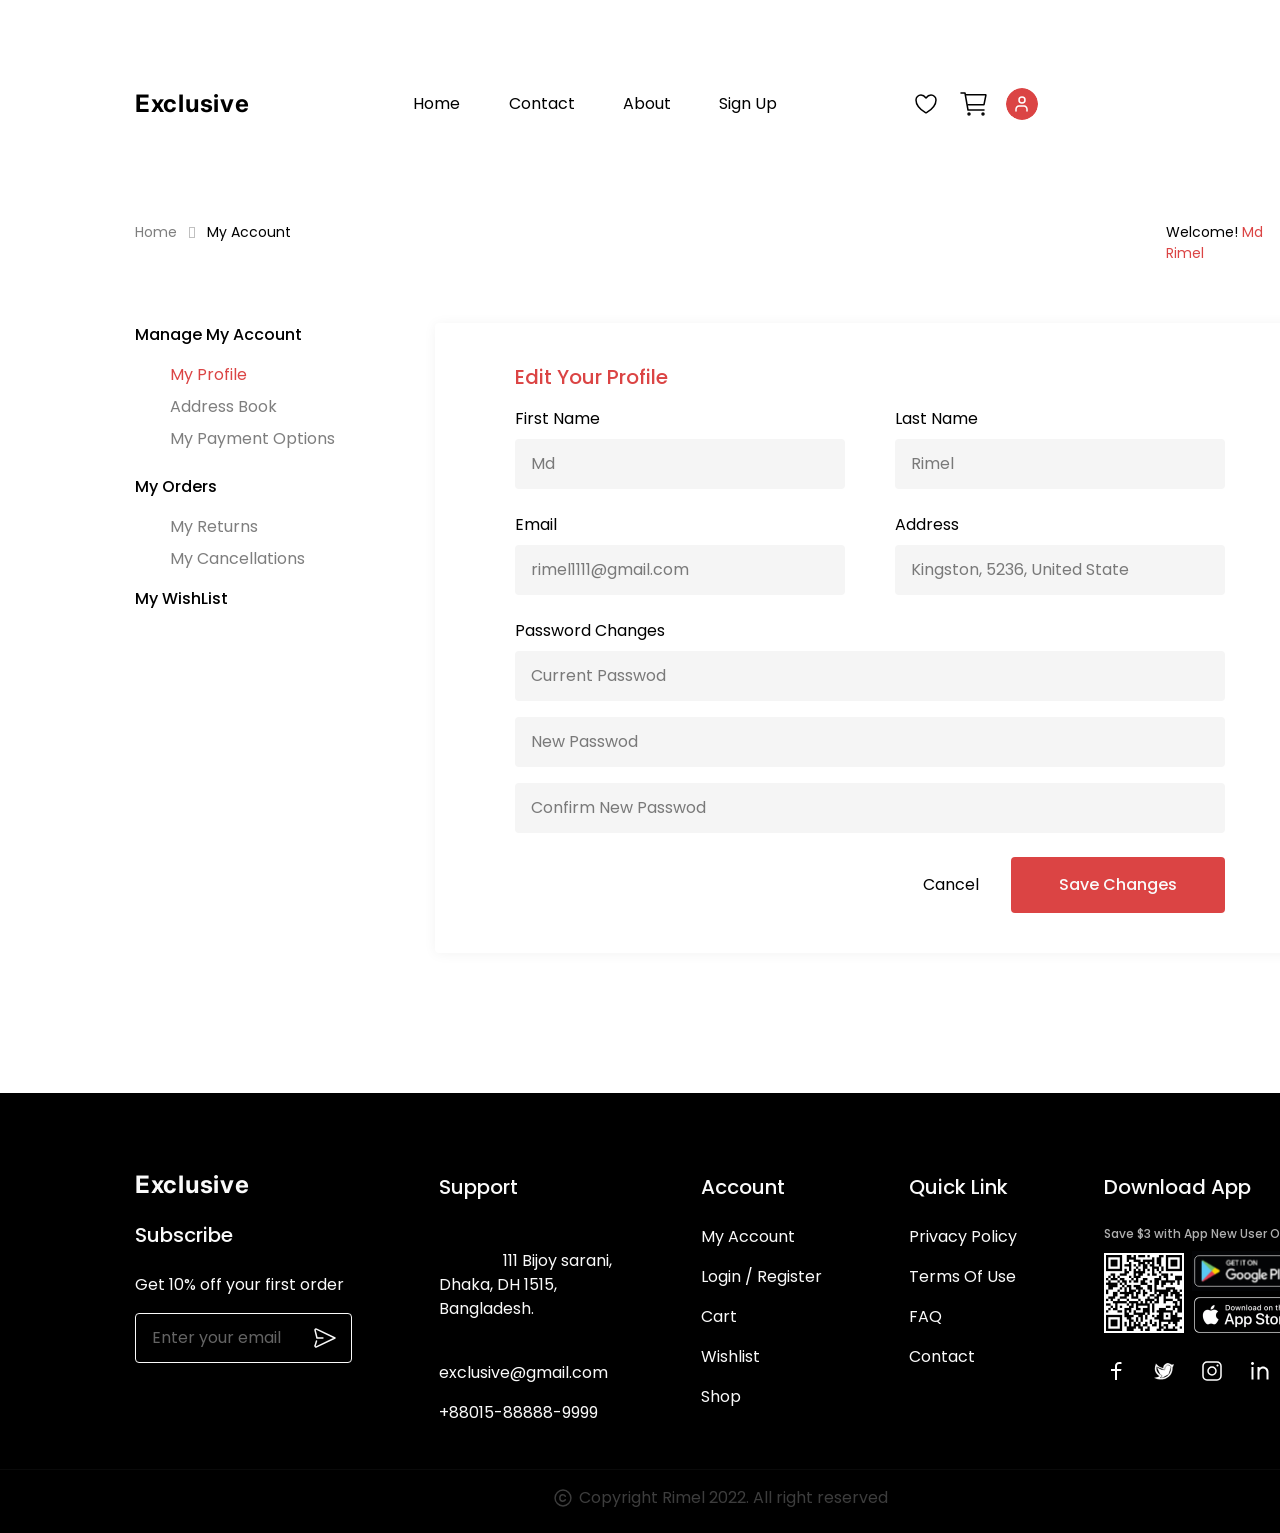
<file: account.html>
<!DOCTYPE html>
<html>
  <head>
    <meta charset="utf-8" />
    <meta name="viewport" content="initial-scale=1, width=device-width" />

    <link rel="stylesheet" href="./global.css" />
    <link rel="stylesheet" href="./account.css" />
    <link
      rel="stylesheet"
      href="https://fonts.googleapis.com/css2?family=Poppins:wght@400;500;600&display=swap"
    />
    <link
      rel="stylesheet"
      href="https://fonts.googleapis.com/css2?family=Inter:wght@400;500;600;700&display=swap"
    />
  </head>
  <body>
    <div class="account8">
      <div class="header30">
        <div class="logo-parent10">
          <div class="logo12">
            <b class="exclusive12">Exclusive</b>
          </div>
          <div class="header-parent4">
            <div class="header31">
              <div class="home6" id="homeText">Home</div>
            </div>
            <div class="header32" id="headerContainer1">
              <div class="contact12">Contact</div>
            </div>
            <div class="header31">
              <div class="home6" id="aboutText">About</div>
            </div>
            <div class="header34" id="headerContainer3">
              <div class="contact12">Sign Up</div>
            </div>
          </div>
        </div>
        <div class="search-component-set-parent4">
          <div class="search-component-set6">
            <div class="what-are-you-looking-for-parent4">
              <div class="what-are-you6">What are you looking for?</div>
              <img
                class="component-2-icon6"
                alt=""
                src="./public/component-2.svg"
              />
            </div>
          </div>
          <div class="wishlist-parent4">
            <img
              class="wishlist-icon3"
              alt=""
              src="./public/wishlist.svg"
              id="wishlistIcon"
            />

            <img
              class="cart1-with-buy6"
              alt=""
              src="./public/cart1-with-buy.svg"
              id="cart1WithBuy"
            />

            <img class="user-icon7" alt="" src="./public/user1.svg" />
          </div>
        </div>
      </div>
      <img class="account-child" alt="" src="./public/line-3.svg" />

      <div class="roadmap2">
        <div class="account9">Home</div>
        <img class="roadmap-child6" alt="" />

        <div class="nothing8">My Account</div>
        <img class="roadmap-child7" alt="" />

        <div class="nothing9">Nothing</div>
        <img class="roadmap-child7" alt="" />

        <div class="nothing9">Nothing</div>
        <img class="roadmap-child7" alt="" />

        <div class="nothing9">Nothing</div>
      </div>
      <div class="welcome-md-rimel-container">
        <span>Welcome! </span>
        <span class="md-rimel">Md Rimel</span>
      </div>
      <div class="manage-my-account">Manage My Account</div>
      <div class="my-orders">My Orders</div>
      <div class="my-wishlist">My WishList</div>
      <div class="my-profile-parent">
        <div class="my-profile">My Profile</div>
        <div class="address-book">Address Book</div>
        <div class="address-book">My Payment Options</div>
      </div>
      <div class="my-returns-parent">
        <div class="address-book">My Returns</div>
        <div class="address-book">My Cancellations</div>
      </div>
      <div class="edit-your-profile-parent">
        <div class="edit-your-profile">Edit Your Profile</div>
        <div class="frame-parent53">
          <div class="first-name-group">
            <div class="last-name">First Name</div>
            <div class="placebox-info">
              <div class="place-to-info-box"></div>
              <div class="md">Md</div>
            </div>
          </div>
          <div class="first-name-group">
            <div class="last-name">Last Name</div>
            <div class="placebox-info">
              <div class="place-to-info-box"></div>
              <div class="md">Rimel</div>
            </div>
          </div>
        </div>
        <div class="frame-parent54">
          <div class="first-name-group">
            <div class="last-name">Email</div>
            <div class="placebox-info">
              <div class="place-to-info-box"></div>
              <div class="md">rimel1111@gmail.com</div>
            </div>
          </div>
          <div class="first-name-group">
            <div class="last-name">Address</div>
            <div class="placebox-info">
              <div class="place-to-info-box"></div>
              <div class="md">Kingston, 5236, United State</div>
            </div>
          </div>
        </div>
        <div class="frame-parent55">
          <div class="first-name-group">
            <div class="last-name">Password Changes</div>
            <div class="placebox-info4">
              <div class="place-to-info-box"></div>
              <div class="md">Current Passwod</div>
            </div>
          </div>
          <div class="placebox-info4">
            <div class="place-to-info-box"></div>
            <div class="md">New Passwod</div>
          </div>
          <div class="placebox-info4">
            <div class="place-to-info-box"></div>
            <div class="md">Confirm New Passwod</div>
          </div>
        </div>
        <div class="cancel-parent">
          <div class="last-name">Cancel</div>
          <div class="button10">
            <div class="view-all-products11">Save Changes</div>
          </div>
        </div>
      </div>
      <div class="footer6">
        <div class="underline-parent4">
          <img class="underline-icon18" alt="" src="./public/underline.svg" />

          <div class="frame-wrapper9">
            <div class="icon-copyright-parent4">
              <img
                class="icon-copyright6"
                alt=""
                src="./public/iconcopyright.svg"
              />

              <div class="last-name">
                Copyright Rimel 2022. All right reserved
              </div>
            </div>
          </div>
        </div>
        <div class="frame-parent56">
          <div class="frame-parent57">
            <div class="frame-parent58">
              <div class="frame-parent58">
                <div class="logo12">
                  <b class="exclusive12">Exclusive</b>
                </div>
                <div class="subscribe6">Subscribe</div>
              </div>
              <div class="get-10-off6">Get 10% off your first order</div>
            </div>
            <div class="send-mail6">
              <div class="enter-your-email6">Enter your email</div>
              <img
                class="component-2-icon6"
                alt=""
                src="./public/iconsend.svg"
              />
            </div>
          </div>
          <div class="frame-parent58">
            <div class="support6">Support</div>
            <div class="bijoy-sarani-dhaka-dh-1515-parent4">
              <div class="bijoy-sarani-dhaka6">
                111 Bijoy sarani, Dhaka, DH 1515, Bangladesh.
              </div>
              <div class="last-name">exclusive@gmail.com</div>
              <div class="last-name">+88015-88888-9999</div>
            </div>
          </div>
          <div class="frame-parent58">
            <div class="support6">Account</div>
            <div class="bijoy-sarani-dhaka-dh-1515-parent4">
              <div class="last-name">My Account</div>
              <div class="last-name">Login / Register</div>
              <div class="last-name">Cart</div>
              <div class="last-name">Wishlist</div>
              <div class="last-name">Shop</div>
            </div>
          </div>
          <div class="frame-parent58">
            <div class="support6">Quick Link</div>
            <div class="bijoy-sarani-dhaka-dh-1515-parent4">
              <div class="last-name">Privacy Policy</div>
              <div class="last-name">Terms Of Use</div>
              <div class="last-name">FAQ</div>
              <div class="last-name">Contact</div>
            </div>
          </div>
          <div class="frame-parent58">
            <div class="frame-parent58">
              <div class="support6">Download App</div>
              <div class="save-3-with-app-new-user-only-parent4">
                <div class="save-3-with6">Save $3 with App New User Only</div>
                <div class="qr-code-parent4">
                  <img
                    class="qr-code-icon6"
                    alt=""
                    src="./public/qr-code@2x.png"
                  />

                  <div class="googleplay-parent4">
                    <img
                      class="googleplay-icon6"
                      alt=""
                      src="./public/googleplay.svg"
                    />

                    <img
                      class="appstore-icon6"
                      alt=""
                      src="./public/appstore@2x.png"
                    />
                  </div>
                </div>
              </div>
            </div>
            <div class="icon-facebook-parent4">
              <img
                class="component-2-icon6"
                alt=""
                src="./public/iconfacebook.svg"
              />

              <img
                class="component-2-icon6"
                alt=""
                src="./public/icontwitter.svg"
              />

              <img
                class="component-2-icon6"
                alt=""
                src="./public/iconinstagram.svg"
              />

              <img
                class="component-2-icon6"
                alt=""
                src="./public/iconlinkedin.svg"
              />
            </div>
          </div>
        </div>
      </div>
    </div>

    <script>
      var homeText = document.getElementById("homeText");
      if (homeText) {
        homeText.addEventListener("click", function (e) {
          window.location.href = "./e-commerce-home-page.html";
        });
      }
      
      var headerContainer1 = document.getElementById("headerContainer1");
      if (headerContainer1) {
        headerContainer1.addEventListener("click", function (e) {
          window.location.href = "./contact.html";
        });
      }
      
      var aboutText = document.getElementById("aboutText");
      if (aboutText) {
        aboutText.addEventListener("click", function (e) {
          window.location.href = "./about.html";
        });
      }
      
      var headerContainer3 = document.getElementById("headerContainer3");
      if (headerContainer3) {
        headerContainer3.addEventListener("click", function (e) {
          window.location.href = "./sign-up.html";
        });
      }
      
      var wishlistIcon = document.getElementById("wishlistIcon");
      if (wishlistIcon) {
        wishlistIcon.addEventListener("click", function (e) {
          window.location.href = "./wishlist.html";
        });
      }
      
      var cart1WithBuy = document.getElementById("cart1WithBuy");
      if (cart1WithBuy) {
        cart1WithBuy.addEventListener("click", function (e) {
          window.location.href = "./cart.html";
        });
      }
      </script>
  </body>
</html>
</file>
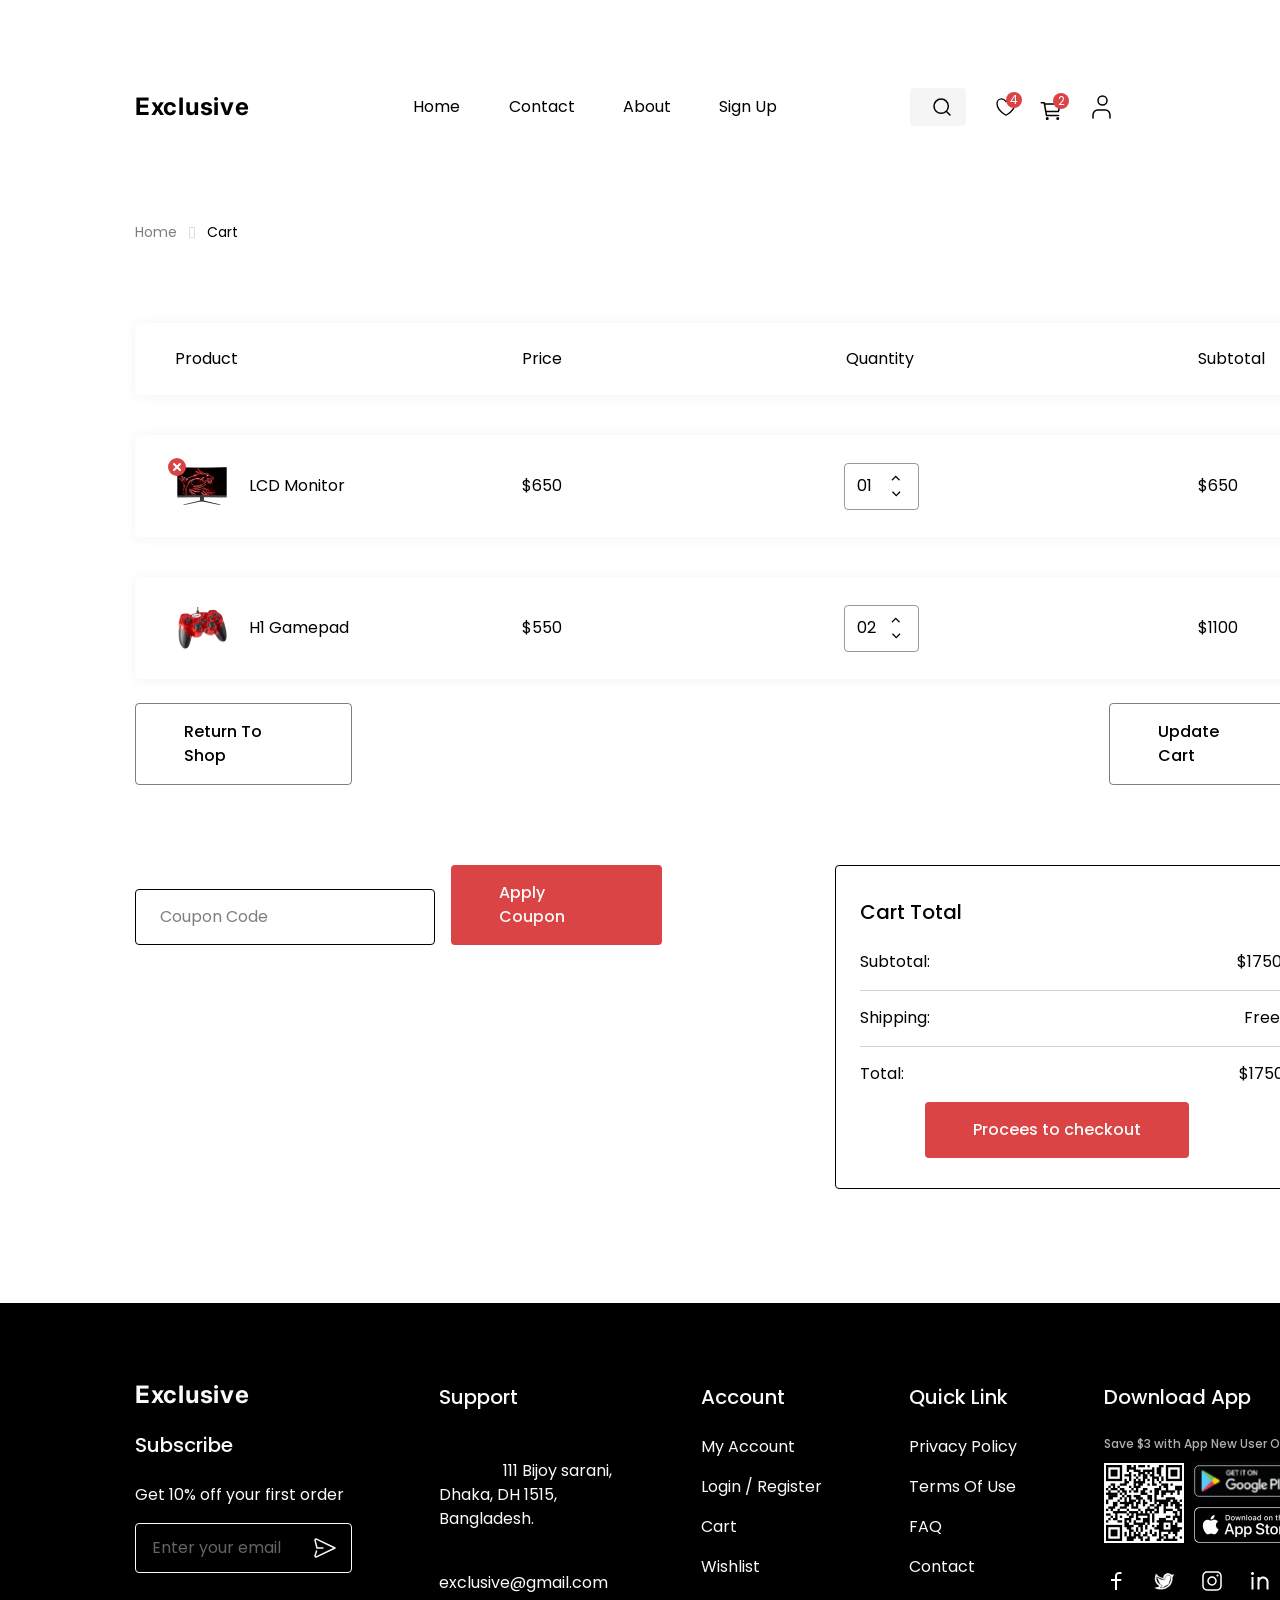
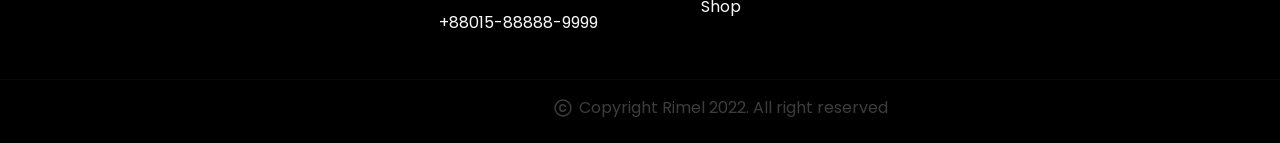
<file: cart.html>
<!DOCTYPE html>
<html>
  <head>
    <meta charset="utf-8" />
    <meta name="viewport" content="initial-scale=1, width=device-width" />

    <link rel="stylesheet" href="./global.css" />
    <link rel="stylesheet" href="./cart.css" />
    <link
      rel="stylesheet"
      href="https://fonts.googleapis.com/css2?family=Poppins:wght@400;500;600&display=swap"
    />
    <link
      rel="stylesheet"
      href="https://fonts.googleapis.com/css2?family=Inter:wght@400;500;600;700&display=swap"
    />
  </head>
  <body>
    <div class="cart28">
      <div class="header20">
        <div class="logo-parent6">
          <div class="logo8">
            <b class="exclusive8">Exclusive</b>
          </div>
          <div class="header-parent2">
            <div class="header21" id="headerContainer">
              <div class="home4">Home</div>
            </div>
            <div class="header22" id="headerContainer1">
              <div class="home4">Contact</div>
            </div>
            <div class="header21" id="headerContainer2">
              <div class="home4">About</div>
            </div>
            <div class="header24" id="headerContainer3">
              <div class="home4">Sign Up</div>
            </div>
          </div>
        </div>
        <div class="search-component-set-parent2">
          <div class="search-component-set4" id="searchComponentSet">
            <div class="what-are-you-looking-for-parent2">
              <div class="what-are-you4">What are you looking for?</div>
              <img
                class="component-2-icon4"
                alt=""
                src="./public/component-2.svg"
              />
            </div>
          </div>
          <div class="wishlist-parent2">
            <div class="wishlist6">
              <img class="vector-icon39" alt="" src="./public/vector1.svg" />

              <div class="group-div" id="groupContainer">
                <div class="group-child1"></div>
                <div class="div31">4</div>
              </div>
            </div>
            <div class="cart1-with-buy4">
              <img class="cart1-icon10" alt="" src="./public/cart1.svg" />

              <div class="ellipse-parent1">
                <div class="group-child1"></div>
                <div class="div32">2</div>
              </div>
            </div>
            <img
              class="user-icon5"
              alt=""
              src="./public/user.svg"
              id="userIcon"
            />
          </div>
        </div>
      </div>
      <img class="cart-child6" alt="" src="./public/line-3.svg" />

      <div class="frame-parent33">
        <div class="frame-parent34">
          <div class="cart-main-section-parent">
            <div class="cart-main-section">
              <div class="product-parent">
                <div class="product">Product</div>
                <div class="product">Price</div>
                <div class="product">Quantity</div>
                <div class="product">Subtotal</div>
              </div>
            </div>
            <div class="cart-section">
              <div class="div33">$650</div>
              <div class="div34">$650</div>
              <div class="quantity1">
                <div class="parent1">
                  <div class="product">01</div>
                  <div class="drop-up-small-parent">
                    <img
                      class="drop-up-small-icon"
                      alt=""
                      src="./public/dropupsmall@2x.png"
                    />

                    <img
                      class="drop-down-small-icon"
                      alt=""
                      src="./public/dropdownsmall.svg"
                    />
                  </div>
                </div>
              </div>
              <div class="monitor-cart-small">
                <img
                  class="g27cq4-500x500-1-icon1"
                  alt=""
                  src="./public/g27cq4500x500-1@2x.png"
                />
              </div>
              <div class="lcd-monitor">LCD Monitor</div>
              <img class="icon-cancel" alt="" src="./public/iconcancel.svg" />
            </div>
            <div class="cart-section">
              <div class="div33">$550</div>
              <div class="div34">$1100</div>
              <div class="quantity1">
                <div class="parent2">
                  <div class="product">02</div>
                  <div class="drop-up-small-parent">
                    <img
                      class="drop-up-small-icon"
                      alt=""
                      src="./public/dropupsmall@2x.png"
                    />

                    <img
                      class="drop-down-small-icon"
                      alt=""
                      src="./public/dropdownsmall.svg"
                    />
                  </div>
                </div>
              </div>
              <div class="monitor-cart-small">
                <img
                  class="g92-2-500x500-1-icon1"
                  alt=""
                  src="./public/g922500x500-1@2x.png"
                />
              </div>
              <div class="lcd-monitor">H1 Gamepad</div>
              <img class="icon-cancel1" alt="" src="./public/iconcancel.svg" />
            </div>
          </div>
          <div class="button-group">
            <div class="button4">
              <div class="view-all-products5">Return To Shop</div>
            </div>
            <div class="button4">
              <div class="view-all-products5">Update Cart</div>
            </div>
          </div>
        </div>
        <div class="instance-container">
          <div class="frame-parent35">
            <div class="coupon-code-wrapper">
              <div class="coupon-code">Coupon Code</div>
            </div>
            <div class="button6">
              <div class="view-all-products5">Apply Coupon</div>
            </div>
          </div>
          <div class="cart-total-parent">
            <div class="cart-total">Cart Total</div>
            <div class="subtotal-parent">
              <div class="product">Subtotal:</div>
              <div class="product">$1750</div>
            </div>
            <div class="shipping-parent">
              <div class="product">Shipping:</div>
              <div class="product">Free</div>
            </div>
            <div class="total-parent">
              <div class="product">Total:</div>
              <div class="product">$1750</div>
            </div>
            <div class="button7">
              <div class="view-all-products5">Procees to checkout</div>
            </div>
            <img
              class="underline-icon12"
              alt=""
              src="./public/underline5.svg"
            />

            <img
              class="underline-icon13"
              alt=""
              src="./public/underline5.svg"
            />
          </div>
        </div>
      </div>
      <div class="footer4">
        <div class="underline-parent2">
          <img class="underline-icon14" alt="" src="./public/underline.svg" />

          <div class="frame-wrapper7">
            <div class="icon-copyright-parent2">
              <img
                class="icon-copyright4"
                alt=""
                src="./public/iconcopyright.svg"
              />

              <div class="product">
                Copyright Rimel 2022. All right reserved
              </div>
            </div>
          </div>
        </div>
        <div class="frame-parent36">
          <div class="frame-parent37">
            <div class="frame-parent34">
              <div class="frame-parent34">
                <div class="logo8">
                  <b class="exclusive8">Exclusive</b>
                </div>
                <div class="subscribe4">Subscribe</div>
              </div>
              <div class="get-10-off4">Get 10% off your first order</div>
            </div>
            <div class="send-mail4">
              <div class="enter-your-email4">Enter your email</div>
              <img
                class="component-2-icon4"
                alt=""
                src="./public/iconsend.svg"
              />
            </div>
          </div>
          <div class="frame-parent34">
            <div class="support4">Support</div>
            <div class="bijoy-sarani-dhaka-dh-1515-parent2">
              <div class="bijoy-sarani-dhaka4">
                111 Bijoy sarani, Dhaka, DH 1515, Bangladesh.
              </div>
              <div class="product">exclusive@gmail.com</div>
              <div class="product">+88015-88888-9999</div>
            </div>
          </div>
          <div class="frame-parent34">
            <div class="support4">Account</div>
            <div class="bijoy-sarani-dhaka-dh-1515-parent2">
              <div class="product">My Account</div>
              <div class="product">Login / Register</div>
              <div class="product">Cart</div>
              <div class="product">Wishlist</div>
              <div class="product">Shop</div>
            </div>
          </div>
          <div class="frame-parent34">
            <div class="support4">Quick Link</div>
            <div class="bijoy-sarani-dhaka-dh-1515-parent2">
              <div class="product">Privacy Policy</div>
              <div class="product">Terms Of Use</div>
              <div class="product">FAQ</div>
              <div class="product">Contact</div>
            </div>
          </div>
          <div class="frame-parent34">
            <div class="frame-parent34">
              <div class="support4">Download App</div>
              <div class="save-3-with-app-new-user-only-parent2">
                <div class="save-3-with4">Save $3 with App New User Only</div>
                <div class="qr-code-parent2">
                  <img
                    class="qr-code-icon4"
                    alt=""
                    src="./public/qr-code@2x.png"
                  />

                  <div class="googleplay-parent2">
                    <img
                      class="googleplay-icon4"
                      alt=""
                      src="./public/googleplay.svg"
                    />

                    <img
                      class="appstore-icon4"
                      alt=""
                      src="./public/appstore@2x.png"
                    />
                  </div>
                </div>
              </div>
            </div>
            <div class="icon-facebook-parent2">
              <img
                class="component-2-icon4"
                alt=""
                src="./public/iconfacebook.svg"
              />

              <img
                class="component-2-icon4"
                alt=""
                src="./public/icontwitter.svg"
              />

              <img
                class="component-2-icon4"
                alt=""
                src="./public/iconinstagram.svg"
              />

              <img
                class="component-2-icon4"
                alt=""
                src="./public/iconlinkedin.svg"
              />
            </div>
          </div>
        </div>
      </div>
      <div class="roadmap">
        <div class="account5">Home</div>
        <img class="roadmap-child" alt="" />

        <div class="nothing">Cart</div>
        <img class="roadmap-item" alt="" />

        <div class="nothing1">Nothing</div>
        <img class="roadmap-item" alt="" />

        <div class="nothing1">Nothing</div>
        <img class="roadmap-item" alt="" />

        <div class="nothing1">Nothing</div>
      </div>
    </div>

    <div id="searchComponentSet" class="popup-overlay" style="display: none">
      <div class="search-component-set10">
        <div class="what-are-you-looking-for-parent8">
          <div class="what-are-you10">Search here</div>
          <img
            class="component-2-icon10"
            alt=""
            src="./public/component-2.svg"
          />
        </div>
      </div>
    </div>

    <script>
      var headerContainer = document.getElementById("headerContainer");
      if (headerContainer) {
        headerContainer.addEventListener("click", function (e) {
          window.location.href = "./e-commerce-home-page.html";
        });
      }
      
      var headerContainer1 = document.getElementById("headerContainer1");
      if (headerContainer1) {
        headerContainer1.addEventListener("click", function (e) {
          window.location.href = "./contact.html";
        });
      }
      
      var headerContainer2 = document.getElementById("headerContainer2");
      if (headerContainer2) {
        headerContainer2.addEventListener("click", function (e) {
          window.location.href = "./about.html";
        });
      }
      
      var headerContainer3 = document.getElementById("headerContainer3");
      if (headerContainer3) {
        headerContainer3.addEventListener("click", function (e) {
          window.location.href = "./sign-up.html";
        });
      }
      
      var searchComponentSet = document.getElementById("searchComponentSet");
      if (searchComponentSet) {
        searchComponentSet.addEventListener("click", function () {
          var popup = document.getElementById("searchComponentSet");
          if (!popup) return;
          var popupStyle = popup.style;
          if (popupStyle) {
            popupStyle.display = "flex";
            popupStyle.zIndex = 100;
            popupStyle.backgroundColor = "rgba(113, 113, 113, 0.3)";
            popupStyle.alignItems = "center";
            popupStyle.justifyContent = "center";
          }
          popup.setAttribute("closable", "");
      
          var onClick =
            popup.onClick ||
            function (e) {
              if (e.target === popup && popup.hasAttribute("closable")) {
                popupStyle.display = "none";
              }
            };
          popup.addEventListener("click", onClick);
        });
      }
      
      var groupContainer = document.getElementById("groupContainer");
      if (groupContainer) {
        groupContainer.addEventListener("click", function (e) {
          window.location.href = "./wishlist.html";
        });
      }
      
      var userIcon = document.getElementById("userIcon");
      if (userIcon) {
        userIcon.addEventListener("click", function (e) {
          window.location.href = "./account.html";
        });
      }
      </script>
  </body>
</html>
</file>
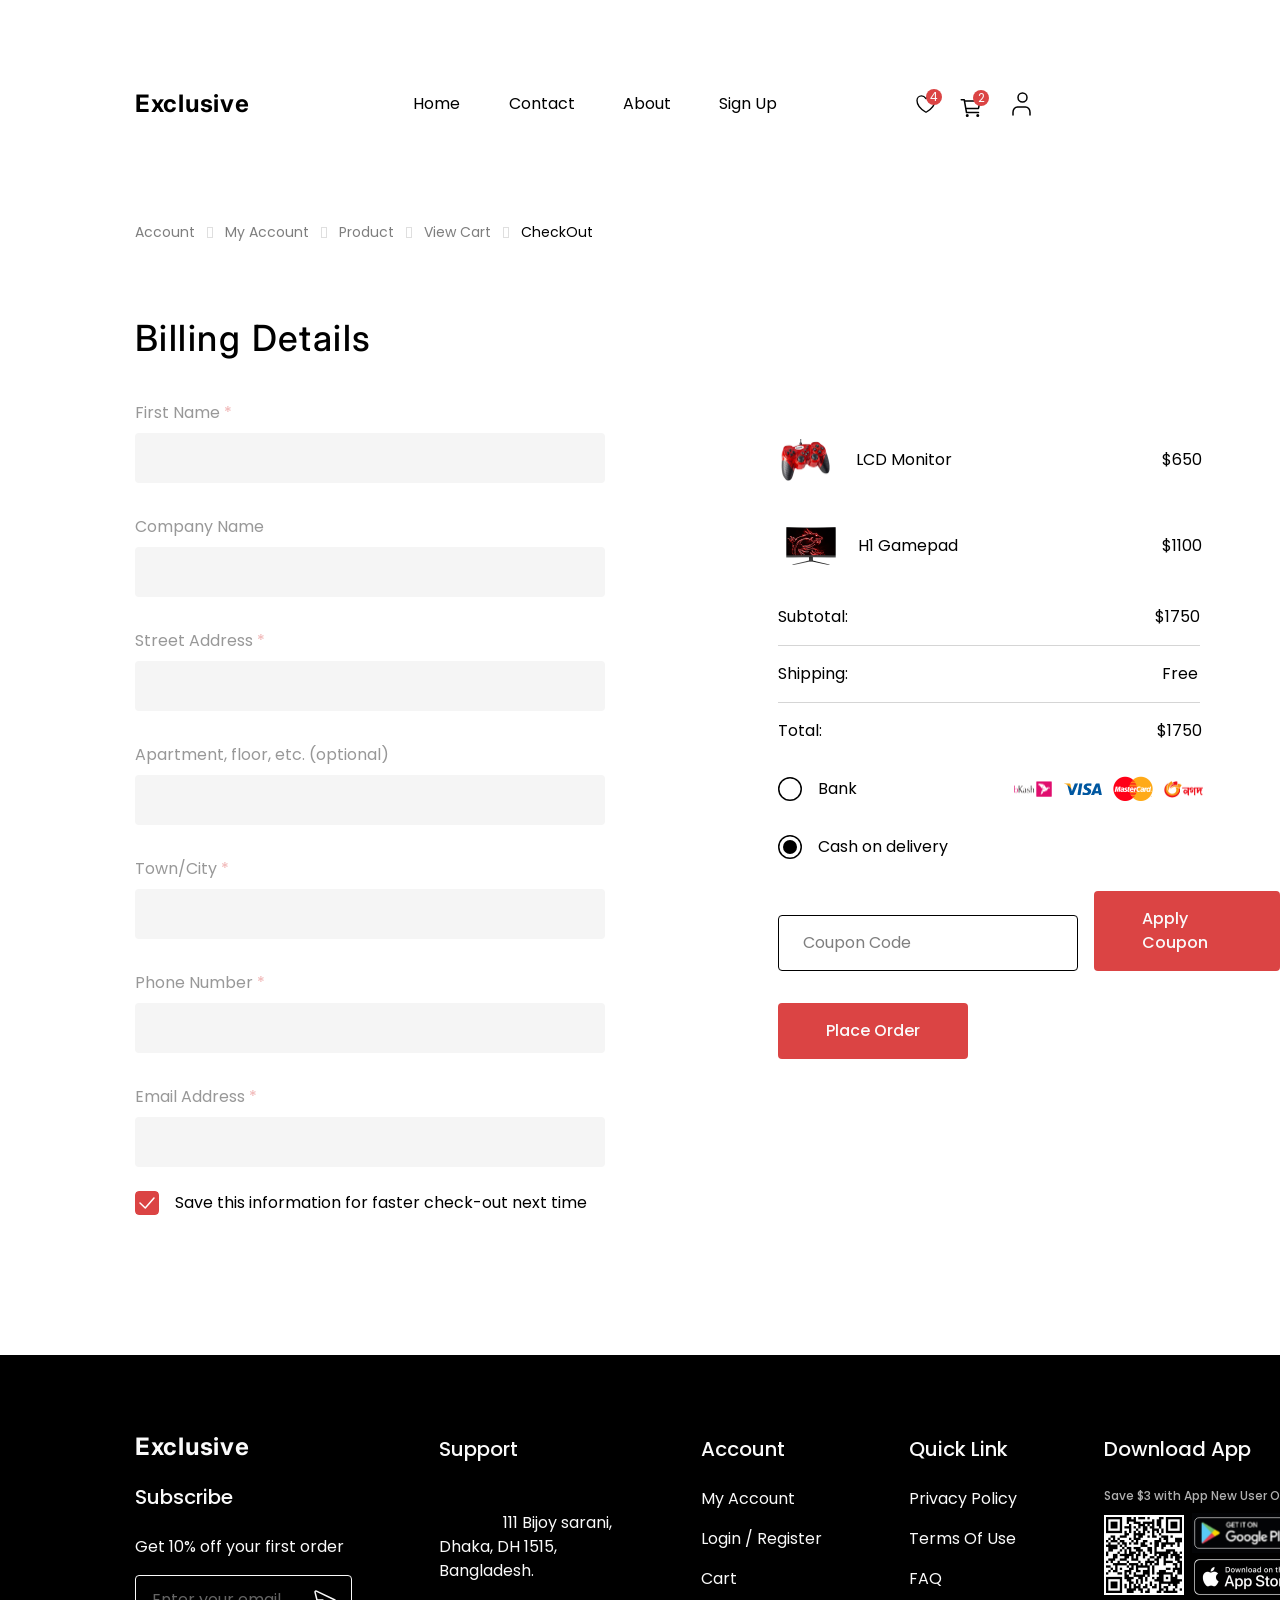
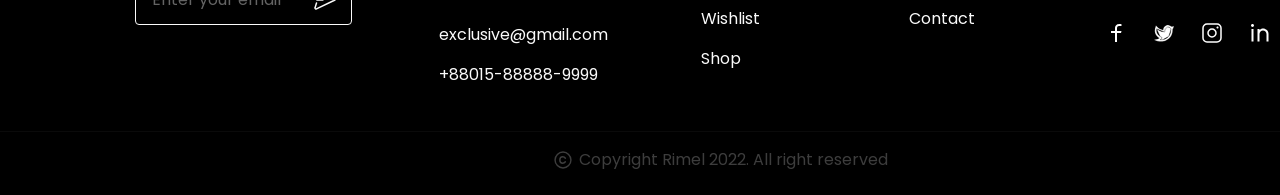
<file: check-out.html>
<!DOCTYPE html>
<html>
  <head>
    <meta charset="utf-8" />
    <meta name="viewport" content="initial-scale=1, width=device-width" />

    <link rel="stylesheet" href="./global.css" />
    <link rel="stylesheet" href="./check-out.css" />
    <link
      rel="stylesheet"
      href="https://fonts.googleapis.com/css2?family=Poppins:wght@400;500;600&display=swap"
    />
    <link
      rel="stylesheet"
      href="https://fonts.googleapis.com/css2?family=Inter:wght@400;500;600;700&display=swap"
    />
  </head>
  <body>
    <div class="checkout">
      <div class="header25">
        <div class="logo-parent8">
          <div class="logo10">
            <b class="exclusive10">Exclusive</b>
          </div>
          <div class="header-parent3">
            <div class="header26">
              <div class="home5">Home</div>
            </div>
            <div class="header27">
              <div class="home5">Contact</div>
            </div>
            <div class="header26">
              <div class="home5">About</div>
            </div>
            <div class="header29">
              <div class="home5">Sign Up</div>
            </div>
          </div>
        </div>
        <div class="search-component-set-parent3">
          <div class="search-component-set5">
            <div class="what-are-you-looking-for-parent3">
              <div class="what-are-you5">What are you looking for?</div>
              <img
                class="component-2-icon5"
                alt=""
                src="./public/component-2.svg"
              />
            </div>
          </div>
          <div class="wishlist-parent3">
            <div class="wishlist8" id="wishlistContainer">
              <img class="vector-icon40" alt="" src="./public/vector1.svg" />

              <div class="ellipse-parent2">
                <div class="group-child3"></div>
                <div class="div42">4</div>
              </div>
            </div>
            <div class="cart1-with-buy5">
              <img class="cart1-icon11" alt="" src="./public/cart1.svg" />

              <div class="ellipse-parent3">
                <div class="group-child3"></div>
                <div class="div43">2</div>
              </div>
            </div>
            <img
              class="wishlist8"
              alt=""
              src="./public/user.svg"
              id="userIcon"
            />
          </div>
        </div>
      </div>
      <img class="checkout-child" alt="" src="./public/line-3.svg" />

      <div class="roadmap1">
        <div class="account6">Account</div>
        <img class="roadmap-child2" alt="" />

        <div class="account6">My Account</div>
        <img class="roadmap-child2" alt="" />

        <div class="account6">Product</div>
        <img class="roadmap-child2" alt="" />

        <div class="account6">View Cart</div>
        <img class="roadmap-child2" alt="" />

        <div class="nothing7">CheckOut</div>
      </div>
      <div class="billing-details-wrapper">
        <div class="billing-details">Billing Details</div>
      </div>
      <div class="frame-parent40">
        <div class="frame-parent41">
          <div class="first-name-parent">
            <div class="first-name">
              <span>First Name</span>
              <span class="span">*</span>
            </div>
            <div class="frame-item"></div>
          </div>
          <div class="first-name-parent">
            <div class="first-name">Company Name</div>
            <div class="frame-item"></div>
          </div>
          <div class="first-name-parent">
            <div class="first-name">
              <span>Street Address</span>
              <span class="span">*</span>
            </div>
            <div class="frame-item"></div>
          </div>
          <div class="first-name-parent">
            <div class="first-name">Apartment, floor, etc. (optional)</div>
            <div class="frame-item"></div>
          </div>
          <div class="first-name-parent">
            <div class="first-name">
              <span>Town/City</span>
              <span class="span">*</span>
            </div>
            <div class="frame-item"></div>
          </div>
          <div class="first-name-parent">
            <div class="first-name">
              <span>Phone Number</span>
              <span class="span">*</span>
            </div>
            <div class="frame-item"></div>
          </div>
          <div class="first-name-parent">
            <div class="first-name">
              <span>Email Address</span>
              <span class="span">*</span>
            </div>
            <div class="frame-item"></div>
          </div>
        </div>
        <div class="icon-checkbox-parent">
          <img class="icon-checkbox" alt="" src="./public/iconcheckbox.svg" />

          <div class="save-this-information">
            Save this information for faster check-out next time
          </div>
        </div>
      </div>
      <div class="footer5">
        <div class="underline-parent3">
          <img class="underline-icon15" alt="" src="./public/underline.svg" />

          <div class="frame-wrapper8">
            <div class="icon-copyright-parent3">
              <img
                class="icon-copyright5"
                alt=""
                src="./public/iconcopyright.svg"
              />

              <div class="save-this-information">
                Copyright Rimel 2022. All right reserved
              </div>
            </div>
          </div>
        </div>
        <div class="frame-parent42">
          <div class="frame-parent43">
            <div class="frame-parent44">
              <div class="frame-parent44">
                <div class="logo10">
                  <b class="exclusive10">Exclusive</b>
                </div>
                <div class="subscribe5">Subscribe</div>
              </div>
              <div class="get-10-off5">Get 10% off your first order</div>
            </div>
            <div class="send-mail5">
              <div class="first-name">Enter your email</div>
              <img
                class="component-2-icon5"
                alt=""
                src="./public/iconsend.svg"
              />
            </div>
          </div>
          <div class="frame-parent44">
            <div class="support5">Support</div>
            <div class="bijoy-sarani-dhaka-dh-1515-parent3">
              <div class="bijoy-sarani-dhaka5">
                111 Bijoy sarani, Dhaka, DH 1515, Bangladesh.
              </div>
              <div class="save-this-information">exclusive@gmail.com</div>
              <div class="save-this-information">+88015-88888-9999</div>
            </div>
          </div>
          <div class="frame-parent44">
            <div class="support5">Account</div>
            <div class="bijoy-sarani-dhaka-dh-1515-parent3">
              <div class="save-this-information">My Account</div>
              <div class="save-this-information">Login / Register</div>
              <div class="save-this-information">Cart</div>
              <div class="save-this-information">Wishlist</div>
              <div class="save-this-information">Shop</div>
            </div>
          </div>
          <div class="frame-parent44">
            <div class="support5">Quick Link</div>
            <div class="bijoy-sarani-dhaka-dh-1515-parent3">
              <div class="save-this-information">Privacy Policy</div>
              <div class="save-this-information">Terms Of Use</div>
              <div class="save-this-information">FAQ</div>
              <div class="save-this-information">Contact</div>
            </div>
          </div>
          <div class="frame-parent44">
            <div class="frame-parent44">
              <div class="support5">Download App</div>
              <div class="save-3-with-app-new-user-only-parent3">
                <div class="save-3-with5">Save $3 with App New User Only</div>
                <div class="qr-code-parent3">
                  <img
                    class="qr-code-icon5"
                    alt=""
                    src="./public/qr-code@2x.png"
                  />

                  <div class="googleplay-parent3">
                    <img
                      class="googleplay-icon5"
                      alt=""
                      src="./public/googleplay.svg"
                    />

                    <img
                      class="appstore-icon5"
                      alt=""
                      src="./public/appstore@2x.png"
                    />
                  </div>
                </div>
              </div>
            </div>
            <div class="icon-facebook-parent3">
              <img
                class="component-2-icon5"
                alt=""
                src="./public/iconfacebook.svg"
              />

              <img
                class="component-2-icon5"
                alt=""
                src="./public/icontwitter.svg"
              />

              <img
                class="component-2-icon5"
                alt=""
                src="./public/iconinstagram.svg"
              />

              <img
                class="component-2-icon5"
                alt=""
                src="./public/iconlinkedin.svg"
              />
            </div>
          </div>
        </div>
      </div>
      <div class="frame-parent46">
        <div class="frame-parent47">
          <div class="gamepad-cart-small-parent">
            <div class="gamepad-cart-small1">
              <img
                class="g92-2-500x500-1-icon2"
                alt=""
                src="./public/g922500x500-1@2x.png"
              />
            </div>
            <div class="lcd-monitor-parent">
              <div class="save-this-information">LCD Monitor</div>
              <div class="save-this-information">$650</div>
            </div>
          </div>
          <div class="monitor-cart-small-parent">
            <div class="gamepad-cart-small1">
              <img
                class="g27cq4-500x500-1-icon2"
                alt=""
                src="./public/g27cq4500x500-1@2x.png"
              />
            </div>
            <div class="lcd-monitor-group">
              <div class="save-this-information">H1 Gamepad</div>
              <div class="save-this-information">$1100</div>
            </div>
          </div>
        </div>
        <div class="frame-parent48">
          <div class="frame-parent48">
            <div class="frame-parent48">
              <div class="frame-parent48">
                <div class="subtotal-group">
                  <div class="save-this-information">Subtotal:</div>
                  <div class="save-this-information">$1750</div>
                </div>
                <img
                  class="underline-icon16"
                  alt=""
                  src="./public/underline5.svg"
                />
              </div>
              <div class="shipping-group">
                <div class="save-this-information">Shipping:</div>
                <div class="save-this-information">Free</div>
              </div>
            </div>
            <img
              class="underline-icon16"
              alt=""
              src="./public/underline5.svg"
            />
          </div>
          <div class="total-group">
            <div class="save-this-information">Total:</div>
            <div class="save-this-information">$1750</div>
          </div>
        </div>
        <div class="frame-parent52">
          <div class="icon-checkbox-parent">
            <img
              class="radio-button-icon"
              alt=""
              src="./public/radio-button.svg"
            />

            <div class="save-this-information">Bank</div>
          </div>
          <div class="bkash-parent">
            <div class="bkash">
              <img
                class="image-32-icon"
                alt=""
                src="./public/image-32@2x.png"
              />
            </div>
            <div class="bkash">
              <img
                class="image-30-icon"
                alt=""
                src="./public/image-30@2x.png"
              />
            </div>
            <img
              class="mastercard-icon"
              alt=""
              src="./public/mastercard@2x.png"
            />

            <div class="bkash">
              <img
                class="image-33-icon"
                alt=""
                src="./public/image-33@2x.png"
              />
            </div>
          </div>
        </div>
        <div class="icon-checkbox-parent">
          <img
            class="radio-button-icon"
            alt=""
            src="./public/radio-button1.svg"
          />

          <div class="save-this-information">Cash on delivery</div>
        </div>
        <div class="coupon-code1">
          <div class="coupon-code-container">
            <div class="coupon-code2">Coupon Code</div>
          </div>
          <div class="button8">
            <div class="view-all-products9">Apply Coupon</div>
          </div>
        </div>
        <div class="button8">
          <div class="view-all-products9">Place Order</div>
        </div>
      </div>
    </div>

    <script>
      var wishlistContainer = document.getElementById("wishlistContainer");
      if (wishlistContainer) {
        wishlistContainer.addEventListener("click", function (e) {
          window.location.href = "./wishlist.html";
        });
      }
      
      var userIcon = document.getElementById("userIcon");
      if (userIcon) {
        userIcon.addEventListener("click", function (e) {
          window.location.href = "./account.html";
        });
      }
      </script>
  </body>
</html>
</file>
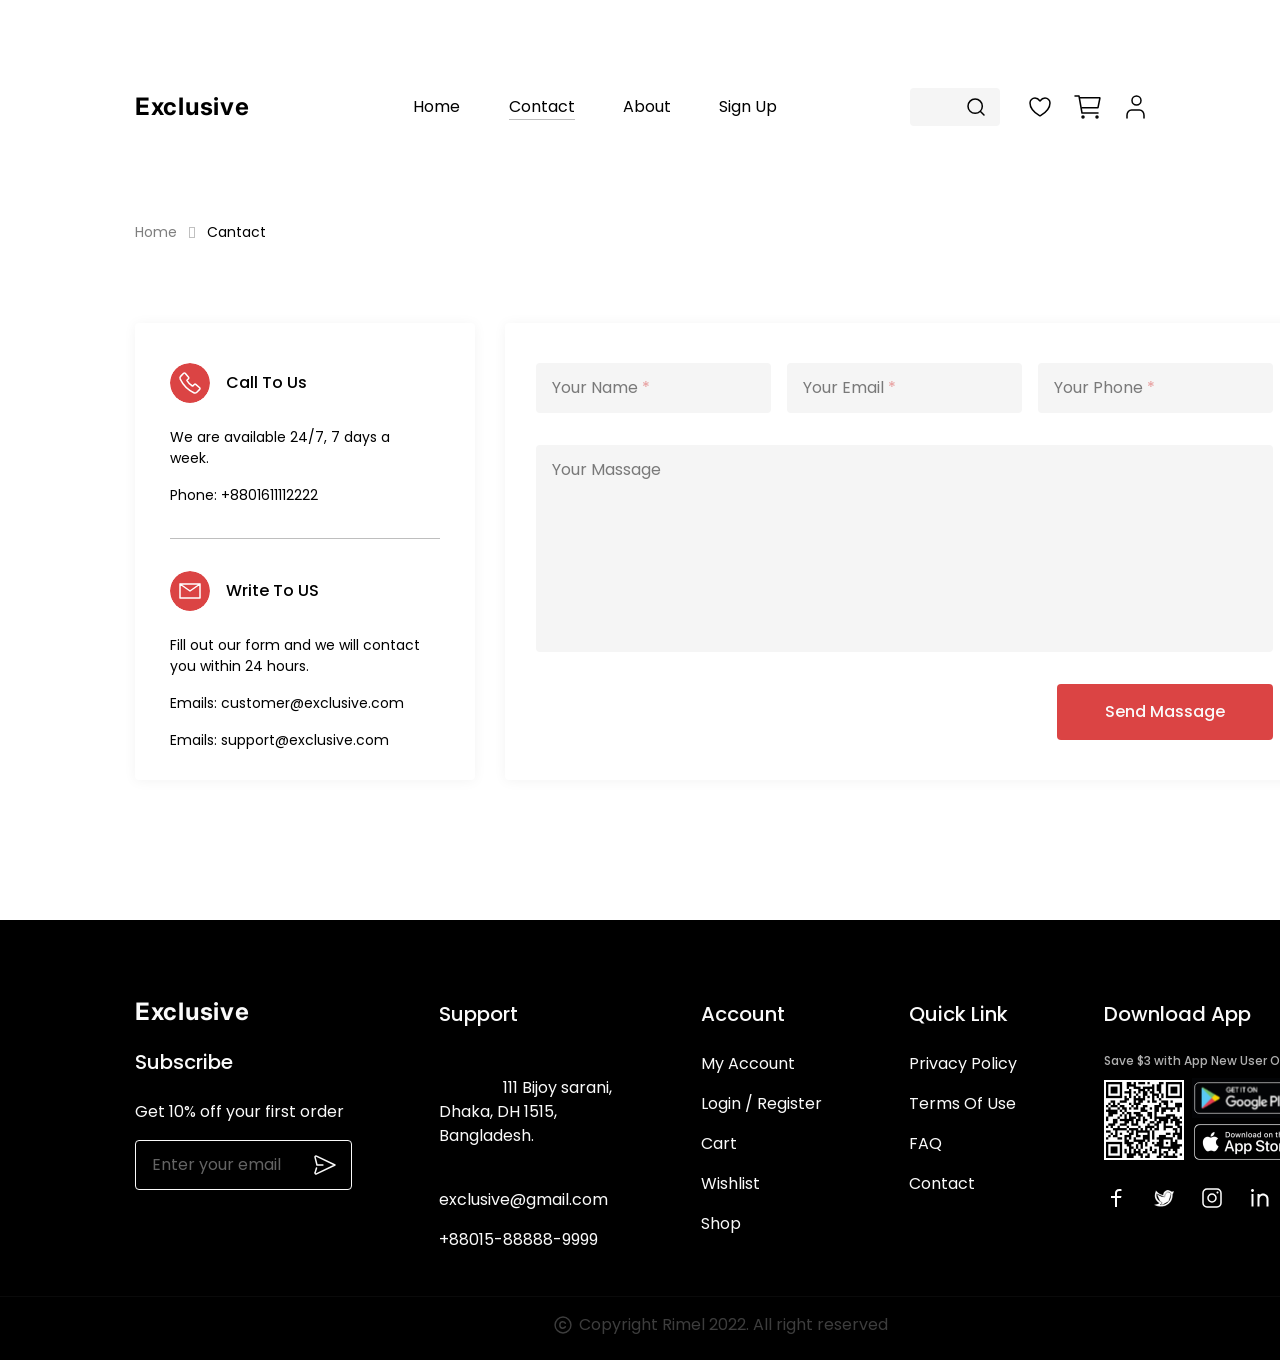
<file: contact.html>
<!DOCTYPE html>
<html>
  <head>
    <meta charset="utf-8" />
    <meta name="viewport" content="initial-scale=1, width=device-width" />

    <link rel="stylesheet" href="./global.css" />
    <link rel="stylesheet" href="./contact.css" />
    <link
      rel="stylesheet"
      href="https://fonts.googleapis.com/css2?family=Poppins:wght@400;500;600&display=swap"
    />
    <link
      rel="stylesheet"
      href="https://fonts.googleapis.com/css2?family=Inter:wght@400;500;600;700&display=swap"
    />
  </head>
  <body>
    <div class="contact16">
      <div class="header40">
        <div class="logo-parent14">
          <div class="logo16">
            <b class="exclusive16">Exclusive</b>
          </div>
          <div class="header-parent6">
            <div class="header41">
              <div class="home8" id="homeText">Home</div>
            </div>
            <div class="header42">
              <div class="contact17">Contact</div>
              <img
                class="underline-icon21"
                alt=""
                src="./public/underline6.svg"
              />
            </div>
            <div class="header43" id="headerContainer2">
              <div class="about9">About</div>
            </div>
            <div class="header44" id="headerContainer3">
              <div class="about9">Sign Up</div>
            </div>
          </div>
        </div>
        <div class="search-component-set-parent6">
          <div class="search-component-set8">
            <div class="what-are-you-looking-for-parent6">
              <div class="what-are-you8"></div>
              <img
                class="component-2-icon8"
                alt=""
                src="./public/component-2.svg"
              />
            </div>
          </div>
          <div class="wishlist-parent6">
            <img
              class="wishlist-icon5"
              alt=""
              src="./public/wishlist.svg"
              id="wishlistIcon"
            />

            <img
              class="cart1-with-buy8"
              alt=""
              src="./public/cart1-with-buy.svg"
              id="cart1WithBuy"
            />

            <img
              class="wishlist-icon5"
              alt=""
              src="./public/user.svg"
              id="userIcon"
            />
          </div>
        </div>
      </div>
      <img class="contact-child" alt="" src="./public/line-3.svg" />

      <div class="roadmap4">
        <div class="account13">Home</div>
        <img class="roadmap-child14" alt="" />

        <div class="emails-customerexclusivecom">Cantact</div>
        <img class="roadmap-child15" alt="" />

        <div class="nothing17">Nothing</div>
        <img class="roadmap-child15" alt="" />

        <div class="nothing17">Nothing</div>
        <img class="roadmap-child15" alt="" />

        <div class="nothing17">Nothing</div>
      </div>
      <div class="contact-inner">
        <div class="frame-parent72">
          <div class="placebox-info-parent">
            <div class="placebox-info7">
              <div class="place-to-info-box7"></div>
              <div class="md7">
                <span>Your Name </span>
                <span class="span5">*</span>
              </div>
            </div>
            <div class="placebox-info7">
              <div class="place-to-info-box7"></div>
              <div class="md7">
                <span>Your Email </span>
                <span class="span5">*</span>
              </div>
            </div>
            <div class="placebox-info7">
              <div class="place-to-info-box7"></div>
              <div class="md7">
                <span>Your Phone </span>
                <span class="span5">*</span>
              </div>
            </div>
          </div>
          <div class="placebox-info10">
            <div class="place-to-info-box7"></div>
            <div class="md7">Your Massage</div>
          </div>
          <div class="button11">
            <div class="call-to-us">Send Massage</div>
          </div>
        </div>
      </div>
      <div class="contact-inner1">
        <div class="frame-parent73">
          <div class="frame-parent74">
            <div class="icons-phone-parent">
              <img class="icons-phone" alt="" src="./public/iconsphone.svg" />

              <div class="call-to-us">Call To Us</div>
            </div>
            <div class="we-are-available-247-7-days-parent">
              <div class="we-are-available">
                We are available 24/7, 7 days a week.
              </div>
              <div class="emails-customerexclusivecom">
                Phone: +8801611112222
              </div>
            </div>
          </div>
          <img class="underline-icon22" alt="" src="./public/underline7.svg" />

          <div class="frame-parent74">
            <div class="icons-phone-parent">
              <img class="icons-mail" alt="" src="./public/iconsmail.svg" />

              <div class="call-to-us">Write To US</div>
            </div>
            <div class="we-are-available-247-7-days-parent">
              <div class="fill-out-our">
                Fill out our form and we will contact you within 24 hours.
              </div>
              <div class="emails-customerexclusivecom">
                Emails: customer@exclusive.com
              </div>
              <div class="emails-customerexclusivecom">
                Emails: support@exclusive.com
              </div>
            </div>
          </div>
        </div>
      </div>
      <div class="footer8">
        <div class="underline-parent6">
          <img class="underline-icon23" alt="" src="./public/underline.svg" />

          <div class="frame-wrapper11">
            <div class="icon-copyright-parent6">
              <img
                class="icon-copyright8"
                alt=""
                src="./public/iconcopyright.svg"
              />

              <div class="contact17">
                Copyright Rimel 2022. All right reserved
              </div>
            </div>
          </div>
        </div>
        <div class="frame-parent76">
          <div class="frame-parent77">
            <div class="frame-parent74">
              <div class="frame-parent74">
                <div class="logo16">
                  <b class="exclusive16">Exclusive</b>
                </div>
                <div class="subscribe8">Subscribe</div>
              </div>
              <div class="get-10-off8">Get 10% off your first order</div>
            </div>
            <div class="send-mail8">
              <div class="enter-your-email8">Enter your email</div>
              <img
                class="component-2-icon8"
                alt=""
                src="./public/iconsend.svg"
              />
            </div>
          </div>
          <div class="frame-parent74">
            <div class="support8">Support</div>
            <div class="bijoy-sarani-dhaka-dh-1515-parent6">
              <div class="bijoy-sarani-dhaka8">
                111 Bijoy sarani, Dhaka, DH 1515, Bangladesh.
              </div>
              <div class="contact17">exclusive@gmail.com</div>
              <div class="contact17">+88015-88888-9999</div>
            </div>
          </div>
          <div class="frame-parent74">
            <div class="support8">Account</div>
            <div class="bijoy-sarani-dhaka-dh-1515-parent6">
              <div class="contact17">My Account</div>
              <div class="contact17">Login / Register</div>
              <div class="contact17">Cart</div>
              <div class="contact17">Wishlist</div>
              <div class="contact17">Shop</div>
            </div>
          </div>
          <div class="frame-parent74">
            <div class="support8">Quick Link</div>
            <div class="bijoy-sarani-dhaka-dh-1515-parent6">
              <div class="contact17">Privacy Policy</div>
              <div class="contact17">Terms Of Use</div>
              <div class="contact17">FAQ</div>
              <div class="contact17">Contact</div>
            </div>
          </div>
          <div class="frame-parent74">
            <div class="frame-parent74">
              <div class="support8">Download App</div>
              <div class="save-3-with-app-new-user-only-parent6">
                <div class="save-3-with8">Save $3 with App New User Only</div>
                <div class="qr-code-parent6">
                  <img
                    class="qr-code-icon8"
                    alt=""
                    src="./public/qr-code@2x.png"
                  />

                  <div class="googleplay-parent6">
                    <img
                      class="googleplay-icon8"
                      alt=""
                      src="./public/googleplay.svg"
                    />

                    <img
                      class="appstore-icon8"
                      alt=""
                      src="./public/appstore@2x.png"
                    />
                  </div>
                </div>
              </div>
            </div>
            <div class="icon-facebook-parent6">
              <img
                class="component-2-icon8"
                alt=""
                src="./public/iconfacebook.svg"
              />

              <img
                class="component-2-icon8"
                alt=""
                src="./public/icontwitter.svg"
              />

              <img
                class="component-2-icon8"
                alt=""
                src="./public/iconinstagram.svg"
              />

              <img
                class="component-2-icon8"
                alt=""
                src="./public/iconlinkedin.svg"
              />
            </div>
          </div>
        </div>
      </div>
    </div>

    <script>
      var homeText = document.getElementById("homeText");
      if (homeText) {
        homeText.addEventListener("click", function (e) {
          window.location.href = "./e-commerce-home-page.html";
        });
      }
      
      var headerContainer2 = document.getElementById("headerContainer2");
      if (headerContainer2) {
        headerContainer2.addEventListener("click", function (e) {
          window.location.href = "./about.html";
        });
      }
      
      var headerContainer3 = document.getElementById("headerContainer3");
      if (headerContainer3) {
        headerContainer3.addEventListener("click", function (e) {
          window.location.href = "./sign-up.html";
        });
      }
      
      var wishlistIcon = document.getElementById("wishlistIcon");
      if (wishlistIcon) {
        wishlistIcon.addEventListener("click", function (e) {
          window.location.href = "./wishlist.html";
        });
      }
      
      var cart1WithBuy = document.getElementById("cart1WithBuy");
      if (cart1WithBuy) {
        cart1WithBuy.addEventListener("click", function (e) {
          window.location.href = "./cart.html";
        });
      }
      
      var userIcon = document.getElementById("userIcon");
      if (userIcon) {
        userIcon.addEventListener("click", function (e) {
          window.location.href = "./account.html";
        });
      }
      </script>
  </body>
</html>
</file>
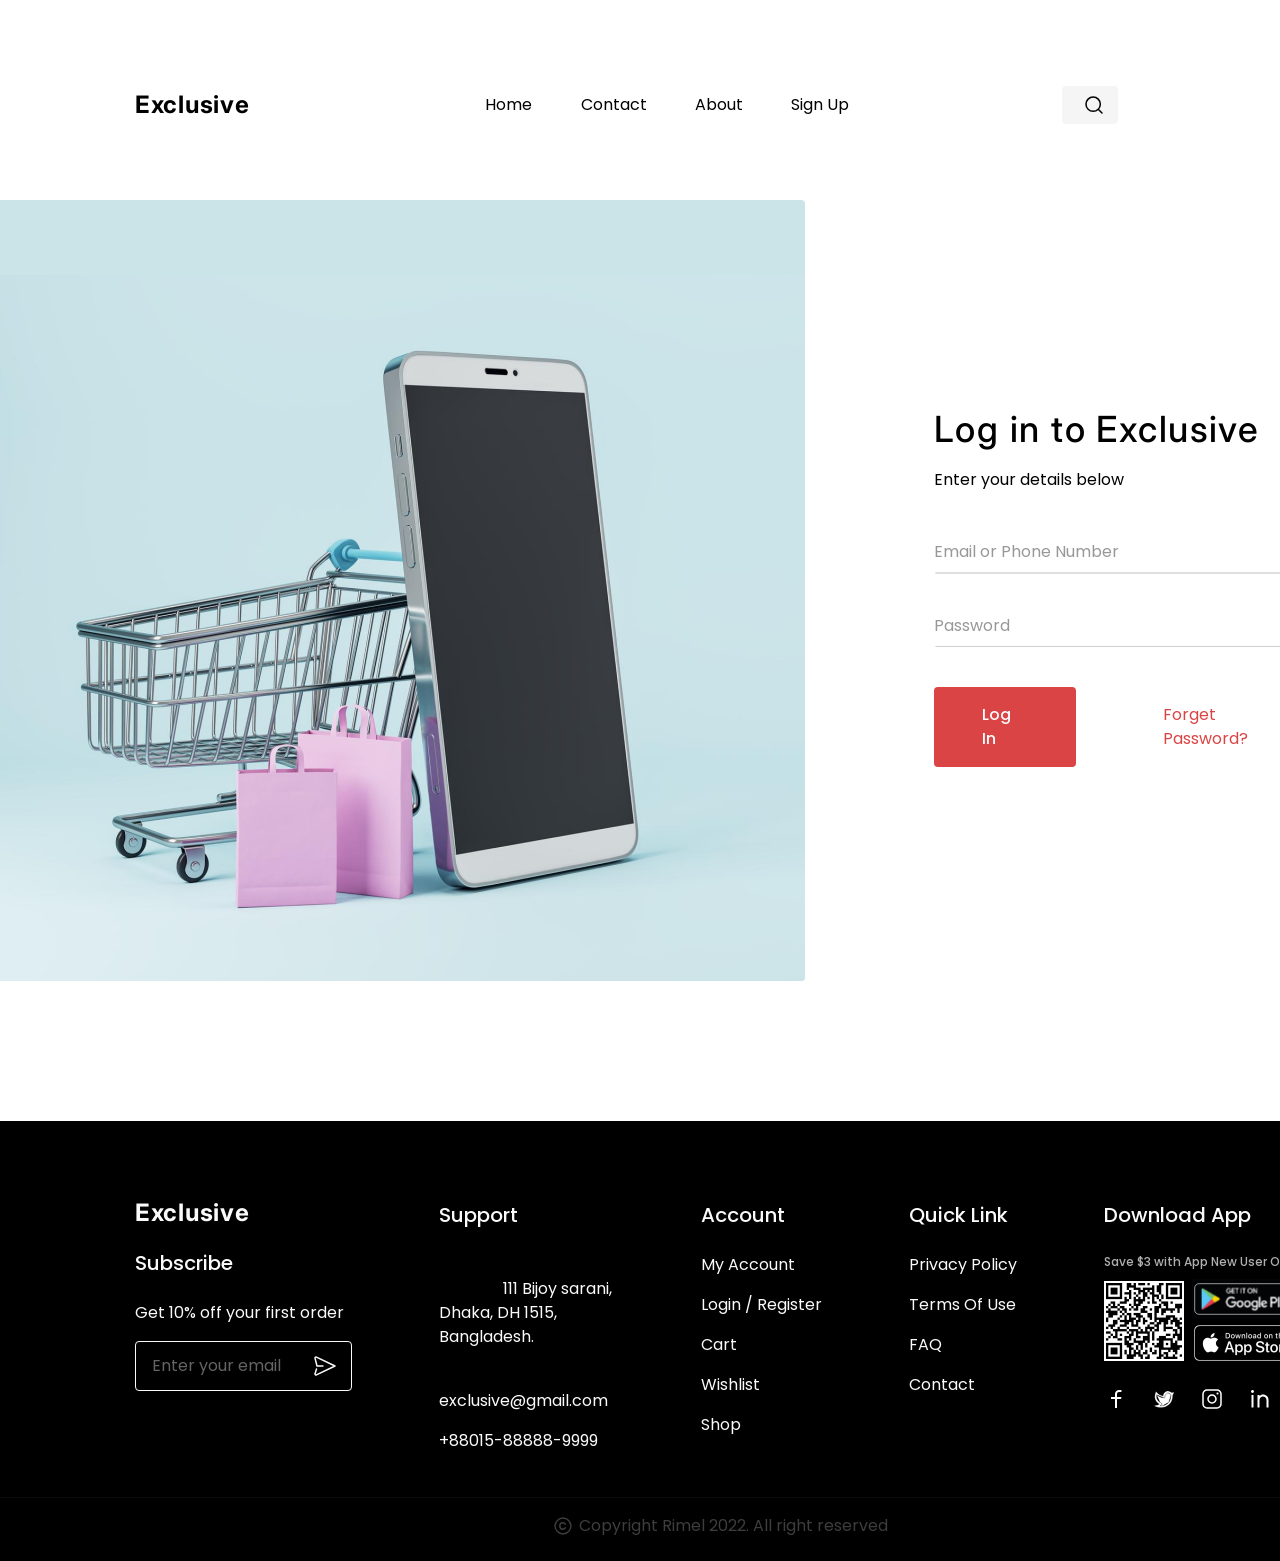
<file: log-in.html>
<!DOCTYPE html>
<html>
  <head>
    <meta charset="utf-8" />
    <meta name="viewport" content="initial-scale=1, width=device-width" />

    <link rel="stylesheet" href="./global.css" />
    <link rel="stylesheet" href="./log-in.css" />
    <link
      rel="stylesheet"
      href="https://fonts.googleapis.com/css2?family=Poppins:wght@400;500;600&display=swap"
    />
    <link
      rel="stylesheet"
      href="https://fonts.googleapis.com/css2?family=Inter:wght@400;500;600;700&display=swap"
    />
  </head>
  <body>
    <div class="log-in1">
      <div class="header10">
        <div class="logo-parent2">
          <div class="logo4">
            <b class="exclusive4">Exclusive</b>
          </div>
          <div class="header-container">
            <div class="header11">
              <div class="home2" id="homeText">Home</div>
            </div>
            <div class="header12" id="headerContainer1">
              <div class="contact4">Contact</div>
            </div>
            <div class="header13" id="headerContainer2">
              <div class="contact4">About</div>
            </div>
            <div class="header14" id="headerContainer3">
              <div class="contact4">Sign Up</div>
            </div>
          </div>
        </div>
        <div class="search-component-set-container" id="frameContainer1">
          <div class="search-component-set2">
            <div class="what-are-you-looking-for-container">
              <div class="what-are-you2">What are you looking for?</div>
              <img
                class="component-2-icon2"
                alt=""
                src="./public/component-2.svg"
              />
            </div>
          </div>
          <div class="wishlist-container">
            <img class="wishlist-icon2" alt="" src="./public/wishlist.svg" />

            <div class="cart1-with-buy2">
              <img class="cart1-icon1" alt="" src="./public/cart1.svg" />

              <div class="ellipse-group">
                <div class="group-item"></div>
                <div class="div11">2</div>
              </div>
            </div>
            <img class="user-icon3" alt="" src="./public/user.svg" />
          </div>
        </div>
      </div>
      <img class="log-in-child" alt="" src="./public/line-3.svg" />

      <div class="side-image-group">
        <div class="side-image1">
          <img
            class="dlbeatsnoop-1-icon1"
            alt=""
            src="./public/dlbeatsnoop-1@2x.png"
          />
        </div>
        <div class="frame-parent17">
          <div class="frame-parent18">
            <div class="log-in-to-exclusive-parent">
              <div class="log-in-to">Log in to Exclusive</div>
              <div class="enter-your-details1">Enter your details below</div>
            </div>
            <div class="frame-parent19">
              <div class="email-or-phone-number-group">
                <div class="email-or-phone1">Email or Phone Number</div>
                <img
                  class="underline-icon8"
                  alt=""
                  src="./public/underline3.svg"
                />
              </div>
              <div class="email-or-phone-number-group">
                <div class="email-or-phone1">Password</div>
                <img
                  class="underline-icon8"
                  alt=""
                  src="./public/underline3.svg"
                />
              </div>
            </div>
          </div>
          <div class="frame-parent20">
            <div class="button-wrapper">
              <div class="button1">
                <div class="view-all-products2">Log In</div>
              </div>
            </div>
            <div class="forget-password">Forget Password?</div>
          </div>
        </div>
      </div>
      <div class="footer2">
        <div class="underline-container">
          <img class="underline-icon10" alt="" src="./public/underline.svg" />

          <div class="frame-wrapper5">
            <div class="icon-copyright-container">
              <img
                class="icon-copyright2"
                alt=""
                src="./public/iconcopyright.svg"
              />

              <div class="copyright-rimel-20222">
                Copyright Rimel 2022. All right reserved
              </div>
            </div>
          </div>
        </div>
        <div class="frame-parent21">
          <div class="frame-parent22">
            <div class="log-in-to-exclusive-parent">
              <div class="log-in-to-exclusive-parent">
                <div class="logo4">
                  <b class="exclusive4">Exclusive</b>
                </div>
                <div class="subscribe2">Subscribe</div>
              </div>
              <div class="enter-your-details1">
                Get 10% off your first order
              </div>
            </div>
            <div class="send-mail2">
              <div class="email-or-phone1">Enter your email</div>
              <img
                class="component-2-icon2"
                alt=""
                src="./public/iconsend.svg"
              />
            </div>
          </div>
          <div class="log-in-to-exclusive-parent">
            <div class="support2">Support</div>
            <div class="bijoy-sarani-dhaka-dh-1515-container">
              <div class="bijoy-sarani-dhaka2">
                111 Bijoy sarani, Dhaka, DH 1515, Bangladesh.
              </div>
              <div class="copyright-rimel-20222">exclusive@gmail.com</div>
              <div class="copyright-rimel-20222">+88015-88888-9999</div>
            </div>
          </div>
          <div class="log-in-to-exclusive-parent">
            <div class="support2">Account</div>
            <div class="bijoy-sarani-dhaka-dh-1515-container">
              <div class="copyright-rimel-20222">My Account</div>
              <div class="copyright-rimel-20222">Login / Register</div>
              <div class="copyright-rimel-20222">Cart</div>
              <div class="copyright-rimel-20222">Wishlist</div>
              <div class="copyright-rimel-20222">Shop</div>
            </div>
          </div>
          <div class="log-in-to-exclusive-parent">
            <div class="support2">Quick Link</div>
            <div class="bijoy-sarani-dhaka-dh-1515-container">
              <div class="copyright-rimel-20222">Privacy Policy</div>
              <div class="copyright-rimel-20222">Terms Of Use</div>
              <div class="copyright-rimel-20222">FAQ</div>
              <div class="copyright-rimel-20222">Contact</div>
            </div>
          </div>
          <div class="log-in-to-exclusive-parent">
            <div class="log-in-to-exclusive-parent">
              <div class="support2">Download App</div>
              <div class="save-3-with-app-new-user-only-container">
                <div class="save-3-with2">Save $3 with App New User Only</div>
                <div class="qr-code-container">
                  <img
                    class="qr-code-icon2"
                    alt=""
                    src="./public/qr-code@2x.png"
                  />

                  <div class="googleplay-container">
                    <img
                      class="googleplay-icon2"
                      alt=""
                      src="./public/googleplay.svg"
                    />

                    <img
                      class="appstore-icon2"
                      alt=""
                      src="./public/appstore@2x.png"
                    />
                  </div>
                </div>
              </div>
            </div>
            <div class="icon-facebook-container">
              <img
                class="component-2-icon2"
                alt=""
                src="./public/iconfacebook.svg"
              />

              <img
                class="component-2-icon2"
                alt=""
                src="./public/icontwitter.svg"
              />

              <img
                class="component-2-icon2"
                alt=""
                src="./public/iconinstagram.svg"
              />

              <img
                class="component-2-icon2"
                alt=""
                src="./public/iconlinkedin.svg"
              />
            </div>
          </div>
        </div>
      </div>
    </div>

    <div id="searchComponentSet" class="popup-overlay" style="display: none">
      <div class="search-component-set10">
        <div class="what-are-you-looking-for-parent8">
          <div class="what-are-you10">Search here</div>
          <img
            class="component-2-icon10"
            alt=""
            src="./public/component-2.svg"
          />
        </div>
      </div>
    </div>

    <script>
      var homeText = document.getElementById("homeText");
      if (homeText) {
        homeText.addEventListener("click", function (e) {
          window.location.href = "./e-commerce-home-page.html";
        });
      }
      
      var headerContainer1 = document.getElementById("headerContainer1");
      if (headerContainer1) {
        headerContainer1.addEventListener("click", function (e) {
          window.location.href = "./contact.html";
        });
      }
      
      var headerContainer2 = document.getElementById("headerContainer2");
      if (headerContainer2) {
        headerContainer2.addEventListener("click", function (e) {
          window.location.href = "./about.html";
        });
      }
      
      var headerContainer3 = document.getElementById("headerContainer3");
      if (headerContainer3) {
        headerContainer3.addEventListener("click", function (e) {
          window.location.href = "./sign-up.html";
        });
      }
      
      var frameContainer1 = document.getElementById("frameContainer1");
      if (frameContainer1) {
        frameContainer1.addEventListener("click", function () {
          var popup = document.getElementById("searchComponentSet");
          if (!popup) return;
          var popupStyle = popup.style;
          if (popupStyle) {
            popupStyle.display = "flex";
            popupStyle.zIndex = 100;
            popupStyle.backgroundColor = "rgba(113, 113, 113, 0.3)";
            popupStyle.alignItems = "center";
            popupStyle.justifyContent = "center";
          }
          popup.setAttribute("closable", "");
      
          var onClick =
            popup.onClick ||
            function (e) {
              if (e.target === popup && popup.hasAttribute("closable")) {
                popupStyle.display = "none";
              }
            };
          popup.addEventListener("click", onClick);
        });
      }
      </script>
  </body>
</html>
</file>
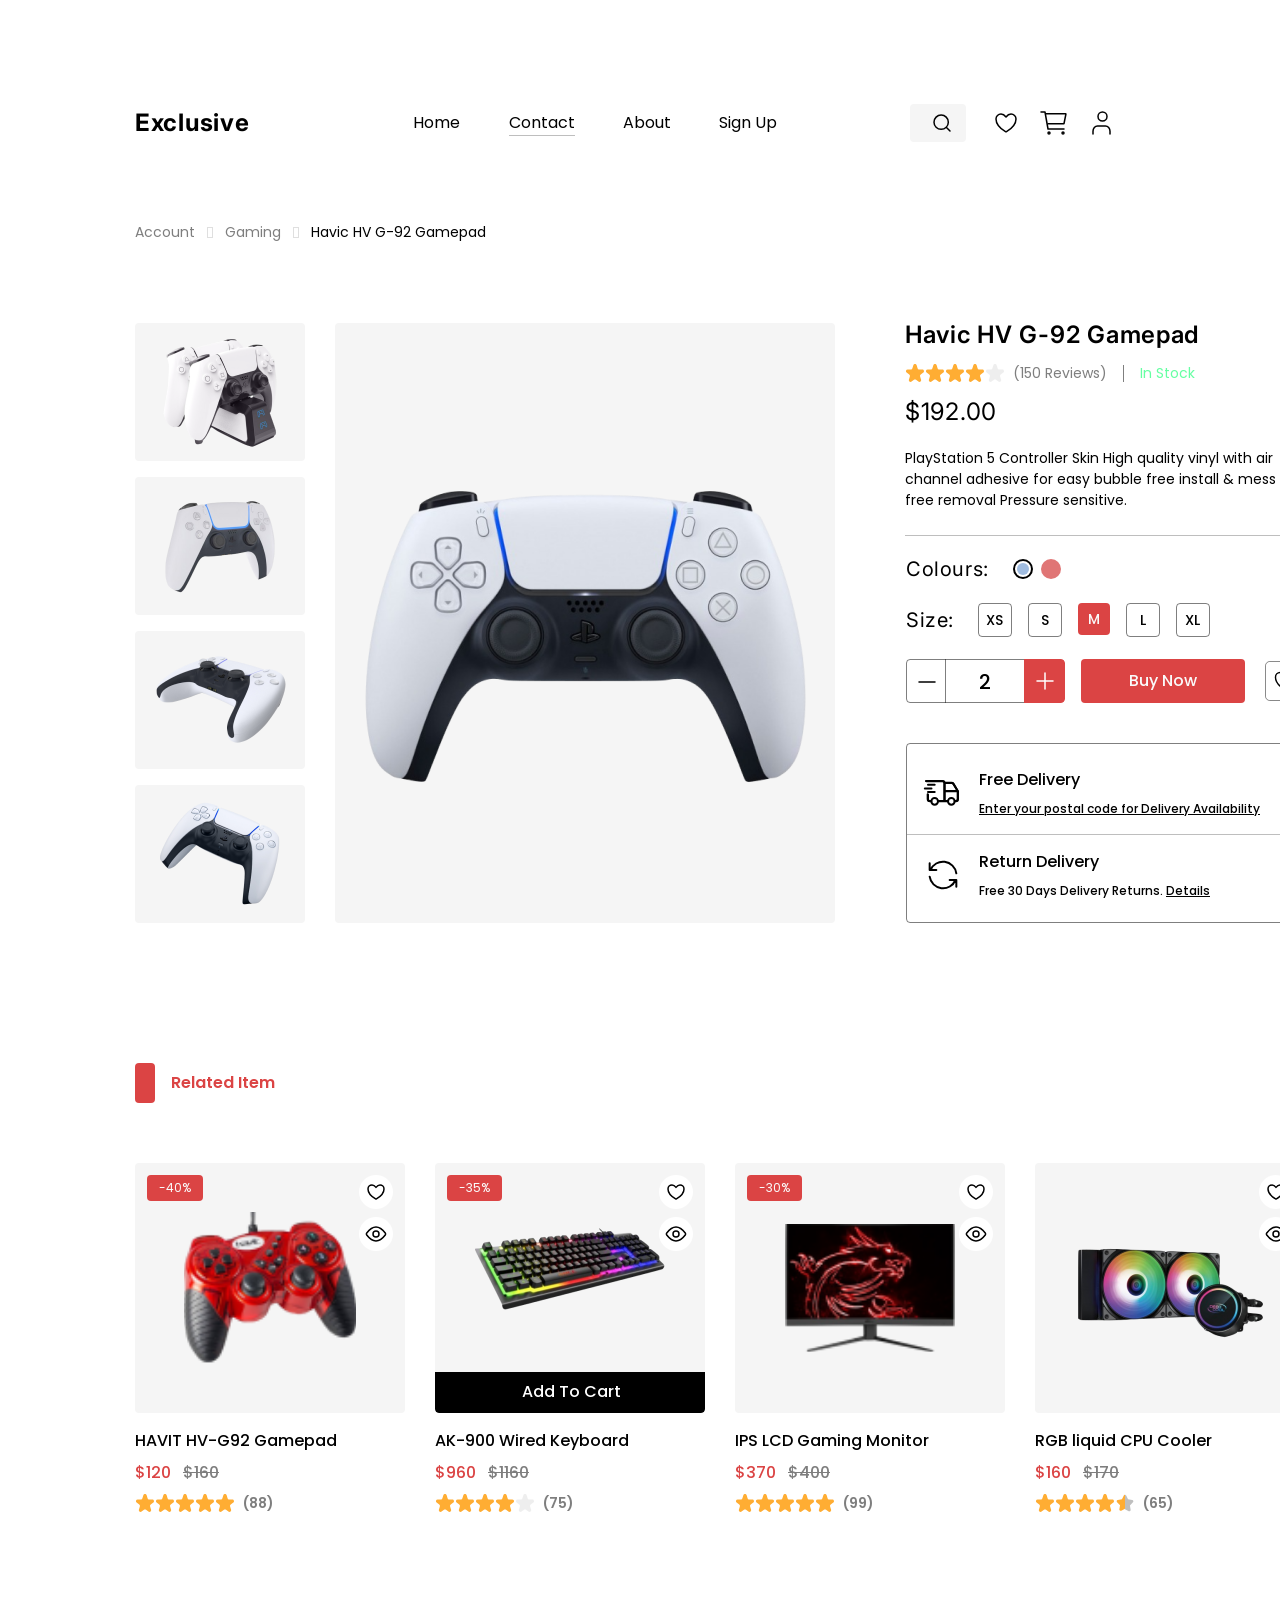
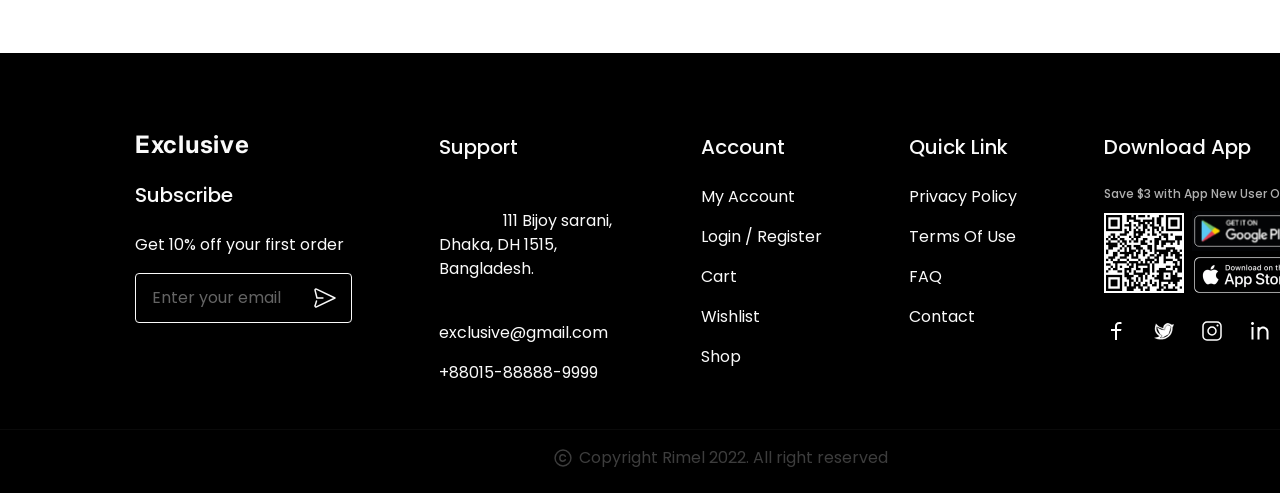
<file: product-details-page.html>
<!DOCTYPE html>
<html>
  <head>
    <meta charset="utf-8" />
    <meta name="viewport" content="initial-scale=1, width=device-width" />

    <link rel="stylesheet" href="./global.css" />
    <link rel="stylesheet" href="./product-details-page.css" />
    <link
      rel="stylesheet"
      href="https://fonts.googleapis.com/css2?family=Poppins:wght@400;500;600&display=swap"
    />
    <link
      rel="stylesheet"
      href="https://fonts.googleapis.com/css2?family=Inter:wght@400;500;600;700&display=swap"
    />
  </head>
  <body>
    <div class="product-details-page">
      <img
        class="product-details-page-child"
        alt=""
        src="./public/line-3.svg"
      />

      <div class="roadmap5">
        <div class="reviews">Account</div>
        <img class="roadmap-child18" alt="" />

        <div class="reviews">Gaming</div>
        <img class="roadmap-child19" alt="" />

        <div class="nothing21">Product</div>
        <img class="roadmap-child19" alt="" />

        <div class="nothing22">View Cart</div>
        <img class="roadmap-child18" alt="" />

        <div class="nothing23">Havic HV G-92 Gamepad</div>
      </div>
      <div class="image-63-wrapper">
        <img class="image-63-icon" alt="" src="./public/image-63@2x.png" />
      </div>
      <div class="image-57-wrapper">
        <img class="image-57-icon" alt="" src="./public/image-57@2x.png" />
      </div>
      <div class="image-58-wrapper">
        <img class="image-58-icon" alt="" src="./public/image-58@2x.png" />
      </div>
      <div class="image-61-wrapper">
        <img class="image-61-icon" alt="" src="./public/image-61@2x.png" />
      </div>
      <div class="image-59-wrapper">
        <img class="image-59-icon" alt="" src="./public/image-59@2x.png" />
      </div>
      <div class="havic-hv-g-92">Havic HV G-92 Gamepad</div>
      <div class="div52">$192.00</div>
      <div class="frame-parent80">
        <div class="four-star-parent">
          <div class="four-star">
            <img class="vector-icon41" alt="" src="./public/vector.svg" />

            <img class="vector-icon41" alt="" src="./public/vector.svg" />

            <img class="vector-icon41" alt="" src="./public/vector.svg" />

            <img class="vector-icon41" alt="" src="./public/vector.svg" />

            <img class="vector-icon45" alt="" src="./public/vector2.svg" />
          </div>
          <div class="reviews">(150 Reviews)</div>
        </div>
        <div class="line-parent">
          <div class="frame-child11"></div>
          <div class="in-stock">In Stock</div>
        </div>
      </div>
      <div class="playstation-5-controller">
        PlayStation 5 Controller Skin High quality vinyl with air channel
        adhesive for easy bubble free install & mess free removal Pressure
        sensitive.
      </div>
      <div class="colours-parent">
        <div class="colours">Colours:</div>
        <div class="four-star-parent">
          <img
            class="colour-chnage-child4"
            alt=""
            src="./public/group-10000059354.svg"
          />

          <div class="colour-chnage-child5"></div>
        </div>
      </div>
      <div class="size-parent">
        <div class="colours">Size:</div>
        <div class="frame-parent81">
          <div class="xs-wrapper">
            <div class="xs">XS</div>
          </div>
          <div class="xs-wrapper">
            <div class="s">S</div>
          </div>
          <div class="m-wrapper">
            <div class="m">M</div>
          </div>
          <div class="xs-wrapper">
            <div class="l">L</div>
          </div>
          <div class="xs-wrapper">
            <div class="xl">XL</div>
          </div>
        </div>
      </div>
      <img class="underline-icon24" alt="" src="./public/underline8.svg" />

      <div class="frame-parent82">
        <div class="icon-minus-wrapper">
          <img class="icon-minus" alt="" src="./public/iconminus.svg" />
        </div>
        <div class="wrapper8">
          <div class="div53">2</div>
        </div>
        <img class="frame-child12" alt="" src="./public/frame-907.svg" />
      </div>
      <div class="button12">
        <div class="free-delivery">Buy Now</div>
      </div>
      <img
        class="product-details-page-item"
        alt=""
        src="./public/frame-904.svg"
      />

      <div class="underline-parent7">
        <img class="underline-icon25" alt="" src="./public/underline9.svg" />

        <div class="icon-delivery-parent">
          <img class="icon-delivery" alt="" src="./public/icondelivery.svg" />

          <div class="free-delivery-parent">
            <div class="free-delivery">Free Delivery</div>
            <div class="enter-your-postal">
              Enter your postal code for Delivery Availability
            </div>
          </div>
        </div>
        <div class="icon-return-parent">
          <img class="icon-delivery" alt="" src="./public/iconreturn.svg" />

          <div class="free-delivery-parent">
            <div class="free-delivery">Return Delivery</div>
            <div class="free-30-days-container">
              Free 30 Days Delivery Returns.
              <span class="details">Details</span>
            </div>
          </div>
        </div>
      </div>
      <div class="frame-parent83">
        <div class="category-rectangle-group">
          <div class="category-rectangle1">
            <div class="category-rectangle-item"></div>
          </div>
          <div class="related-item">Related Item</div>
        </div>
        <div class="cart-with-flat-discount-parent">
          <div class="cart-with-flat-discount">
            <div class="discount-percent-parent">
              <div class="discount-percent2">
                <div class="div54">-40%</div>
              </div>
              <div class="fill-heart-parent2">
                <img
                  class="fill-heart-icon4"
                  alt=""
                  src="./public/fill-heart.svg"
                />

                <img
                  class="fill-heart-icon4"
                  alt=""
                  src="./public/fill-eye.svg"
                />
              </div>
              <div class="g92-2-500x500-1-container">
                <img
                  class="g92-2-500x500-1-icon3"
                  alt=""
                  src="./public/g922500x500-1@2x.png"
                />
              </div>
            </div>
            <div class="havit-hv-g92-gamepad-group">
              <div class="free-delivery">HAVIT HV-G92 Gamepad</div>
              <div class="parent3">
                <div class="free-delivery">$120</div>
                <div class="div56">$160</div>
              </div>
              <div class="four-star-group">
                <div class="four-star">
                  <img class="vector-icon41" alt="" src="./public/vector.svg" />

                  <img class="vector-icon41" alt="" src="./public/vector.svg" />

                  <img class="vector-icon41" alt="" src="./public/vector.svg" />

                  <img class="vector-icon41" alt="" src="./public/vector.svg" />

                  <img class="vector-icon41" alt="" src="./public/vector.svg" />
                </div>
                <div class="div57">(88)</div>
              </div>
            </div>
          </div>
          <div class="cart-with-flat-discount">
            <div class="discount-percent-parent">
              <div class="discount-percent2">
                <div class="div54">-35%</div>
              </div>
              <div class="frame-child13"></div>
              <div class="add-to-cart9">Add To Cart</div>
              <div class="fill-heart-parent2">
                <img
                  class="fill-heart-icon4"
                  alt=""
                  src="./public/fill-heart.svg"
                />

                <img
                  class="fill-heart-icon4"
                  alt=""
                  src="./public/fill-eye.svg"
                />
              </div>
              <div class="ak-900-01-500x500-1-container">
                <img
                  class="ak-900-01-500x500-1-icon1"
                  alt=""
                  src="./public/ak90001500x500-1@2x.png"
                />
              </div>
            </div>
            <div class="havit-hv-g92-gamepad-group">
              <div class="free-delivery">AK-900 Wired Keyboard</div>
              <div class="parent3">
                <div class="free-delivery">$960</div>
                <div class="div56">$1160</div>
              </div>
              <div class="four-star-group">
                <div class="four-star">
                  <img class="vector-icon41" alt="" src="./public/vector.svg" />

                  <img class="vector-icon41" alt="" src="./public/vector.svg" />

                  <img class="vector-icon41" alt="" src="./public/vector.svg" />

                  <img class="vector-icon41" alt="" src="./public/vector.svg" />

                  <img
                    class="vector-icon45"
                    alt=""
                    src="./public/vector2.svg"
                  />
                </div>
                <div class="div57">(75)</div>
              </div>
            </div>
          </div>
          <div class="cart-with-flat-discount">
            <div class="discount-percent-parent">
              <div class="discount-percent2">
                <div class="div54">-30%</div>
              </div>
              <div class="fill-heart-parent2">
                <img
                  class="fill-heart-icon4"
                  alt=""
                  src="./public/fill-heart.svg"
                />

                <img
                  class="fill-heart-icon4"
                  alt=""
                  src="./public/fill-eye.svg"
                />
              </div>
              <div class="g92-2-500x500-1-container">
                <img
                  class="g27cq4-500x500-1-icon3"
                  alt=""
                  src="./public/g27cq4500x500-1@2x.png"
                />
              </div>
            </div>
            <div class="havit-hv-g92-gamepad-group">
              <div class="free-delivery">IPS LCD Gaming Monitor</div>
              <div class="parent3">
                <div class="free-delivery">$370</div>
                <div class="div56">$400</div>
              </div>
              <div class="four-star-group">
                <div class="four-star">
                  <img class="vector-icon41" alt="" src="./public/vector.svg" />

                  <img class="vector-icon41" alt="" src="./public/vector.svg" />

                  <img class="vector-icon41" alt="" src="./public/vector.svg" />

                  <img class="vector-icon41" alt="" src="./public/vector.svg" />

                  <img class="vector-icon41" alt="" src="./public/vector.svg" />
                </div>
                <div class="div57">(99)</div>
              </div>
            </div>
          </div>
          <div class="cart34">
            <div class="discount-percent-parent">
              <div class="fill-heart-parent2">
                <img
                  class="fill-heart-icon4"
                  alt=""
                  src="./public/fill-heart.svg"
                />

                <img
                  class="fill-heart-icon4"
                  alt=""
                  src="./public/fill-eye.svg"
                />
              </div>
              <div class="gammaxx-l240-argb-1-500x500-1-container">
                <img
                  class="gammaxx-l240-argb-1-500x500-1-icon1"
                  alt=""
                  src="./public/gammaxxl240argb1500x500-1@2x.png"
                />
              </div>
            </div>
            <div class="free-delivery-parent">
              <div class="free-delivery">RGB liquid CPU Cooler</div>
              <div class="parent3">
                <div class="free-delivery">$160</div>
                <div class="div56">$170</div>
              </div>
              <div class="four-star-group">
                <div class="four-star">
                  <img class="vector-icon41" alt="" src="./public/vector.svg" />

                  <img class="vector-icon41" alt="" src="./public/vector.svg" />

                  <img class="vector-icon41" alt="" src="./public/vector.svg" />

                  <img class="vector-icon41" alt="" src="./public/vector.svg" />

                  <img
                    class="star-half-filled-icon2"
                    alt=""
                    src="./public/starhalffilled.svg"
                  />
                </div>
                <div class="div57">(65)</div>
              </div>
            </div>
          </div>
        </div>
      </div>
      <div class="footer9">
        <div class="underline-parent8">
          <img class="underline-icon26" alt="" src="./public/underline.svg" />

          <div class="frame-wrapper12">
            <div class="icon-copyright-parent7">
              <img
                class="star-half-filled-icon2"
                alt=""
                src="./public/iconcopyright.svg"
              />

              <div class="copyright-rimel-20229">
                Copyright Rimel 2022. All right reserved
              </div>
            </div>
          </div>
        </div>
        <div class="frame-parent84">
          <div class="frame-parent85">
            <div class="frame-parent86">
              <div class="frame-parent86">
                <div class="logo18">
                  <b class="exclusive18">Exclusive</b>
                </div>
                <div class="subscribe9">Subscribe</div>
              </div>
              <div class="get-10-off9">Get 10% off your first order</div>
            </div>
            <div class="send-mail9">
              <div class="enter-your-email9">Enter your email</div>
              <img class="icon-send9" alt="" src="./public/iconsend.svg" />
            </div>
          </div>
          <div class="frame-parent86">
            <div class="support9">Support</div>
            <div class="bijoy-sarani-dhaka-dh-1515-parent7">
              <div class="bijoy-sarani-dhaka9">
                111 Bijoy sarani, Dhaka, DH 1515, Bangladesh.
              </div>
              <div class="copyright-rimel-20229">exclusive@gmail.com</div>
              <div class="copyright-rimel-20229">+88015-88888-9999</div>
            </div>
          </div>
          <div class="frame-parent86">
            <div class="support9">Account</div>
            <div class="bijoy-sarani-dhaka-dh-1515-parent7">
              <div class="copyright-rimel-20229">My Account</div>
              <div class="copyright-rimel-20229">Login / Register</div>
              <div class="copyright-rimel-20229">Cart</div>
              <div class="copyright-rimel-20229">Wishlist</div>
              <div class="copyright-rimel-20229">Shop</div>
            </div>
          </div>
          <div class="frame-parent86">
            <div class="support9">Quick Link</div>
            <div class="bijoy-sarani-dhaka-dh-1515-parent7">
              <div class="copyright-rimel-20229">Privacy Policy</div>
              <div class="copyright-rimel-20229">Terms Of Use</div>
              <div class="copyright-rimel-20229">FAQ</div>
              <div class="copyright-rimel-20229">Contact</div>
            </div>
          </div>
          <div class="frame-parent86">
            <div class="frame-parent86">
              <div class="support9">Download App</div>
              <div class="save-3-with-app-new-user-only-parent7">
                <div class="save-3-with9">Save $3 with App New User Only</div>
                <div class="qr-code-parent7">
                  <img
                    class="qr-code-icon9"
                    alt=""
                    src="./public/qr-code@2x.png"
                  />

                  <div class="googleplay-parent7">
                    <img
                      class="googleplay-icon9"
                      alt=""
                      src="./public/googleplay.svg"
                    />

                    <img
                      class="appstore-icon9"
                      alt=""
                      src="./public/appstore@2x.png"
                    />
                  </div>
                </div>
              </div>
            </div>
            <div class="icon-facebook-parent7">
              <img class="icon-send9" alt="" src="./public/iconfacebook.svg" />

              <img class="icon-send9" alt="" src="./public/icontwitter.svg" />

              <img class="icon-send9" alt="" src="./public/iconinstagram.svg" />

              <img class="icon-send9" alt="" src="./public/iconlinkedin.svg" />
            </div>
          </div>
        </div>
      </div>
      <div class="header45">
        <div class="logo-parent17">
          <div class="logo18">
            <b class="exclusive18">Exclusive</b>
          </div>
          <div class="header-parent7">
            <div class="header46">
              <div class="home9" id="homeText">Home</div>
            </div>
            <div class="header47">
              <div class="copyright-rimel-20229">Contact</div>
              <img
                class="underline-icon27"
                alt=""
                src="./public/underline6.svg"
              />
            </div>
            <div class="header48" id="headerContainer2">
              <div class="about10">About</div>
            </div>
            <div class="header49" id="headerContainer3">
              <div class="about10">Sign Up</div>
            </div>
          </div>
        </div>
        <div class="search-component-set-parent7">
          <div class="search-component-set9">
            <div class="what-are-you-looking-for-parent7" id="frameContainer">
              <div class="what-are-you9">What are you looking for?</div>
              <img class="icon-send9" alt="" src="./public/component-2.svg" />
            </div>
          </div>
          <div class="wishlist-parent7">
            <img
              class="wishlist-icon6"
              alt=""
              src="./public/wishlist.svg"
              id="wishlistIcon"
            />

            <img
              class="cart1-with-buy9"
              alt=""
              src="./public/cart1-with-buy.svg"
              id="cart1WithBuy"
            />

            <img
              class="wishlist-icon6"
              alt=""
              src="./public/user.svg"
              id="userIcon"
            />
          </div>
        </div>
      </div>
    </div>

    <div id="searchComponentSet" class="popup-overlay" style="display: none">
      <div class="search-component-set10">
        <div class="what-are-you-looking-for-parent8">
          <div class="what-are-you10">Search here</div>
          <img
            class="component-2-icon10"
            alt=""
            src="./public/component-2.svg"
          />
        </div>
      </div>
    </div>

    <script>
      var homeText = document.getElementById("homeText");
      if (homeText) {
        homeText.addEventListener("click", function (e) {
          window.location.href = "./e-commerce-home-page.html";
        });
      }
      
      var headerContainer2 = document.getElementById("headerContainer2");
      if (headerContainer2) {
        headerContainer2.addEventListener("click", function (e) {
          window.location.href = "./about.html";
        });
      }
      
      var headerContainer3 = document.getElementById("headerContainer3");
      if (headerContainer3) {
        headerContainer3.addEventListener("click", function (e) {
          window.location.href = "./sign-up.html";
        });
      }
      
      var frameContainer = document.getElementById("frameContainer");
      if (frameContainer) {
        frameContainer.addEventListener("click", function () {
          var popup = document.getElementById("searchComponentSet");
          if (!popup) return;
          var popupStyle = popup.style;
          if (popupStyle) {
            popupStyle.display = "flex";
            popupStyle.zIndex = 100;
            popupStyle.backgroundColor = "rgba(113, 113, 113, 0.3)";
            popupStyle.alignItems = "center";
            popupStyle.justifyContent = "center";
          }
          popup.setAttribute("closable", "");
      
          var onClick =
            popup.onClick ||
            function (e) {
              if (e.target === popup && popup.hasAttribute("closable")) {
                popupStyle.display = "none";
              }
            };
          popup.addEventListener("click", onClick);
        });
      }
      
      var wishlistIcon = document.getElementById("wishlistIcon");
      if (wishlistIcon) {
        wishlistIcon.addEventListener("click", function (e) {
          window.location.href = "./wishlist.html";
        });
      }
      
      var cart1WithBuy = document.getElementById("cart1WithBuy");
      if (cart1WithBuy) {
        cart1WithBuy.addEventListener("click", function (e) {
          window.location.href = "./cart.html";
        });
      }
      
      var userIcon = document.getElementById("userIcon");
      if (userIcon) {
        userIcon.addEventListener("click", function (e) {
          window.location.href = "./account.html";
        });
      }
      </script>
  </body>
</html>
</file>
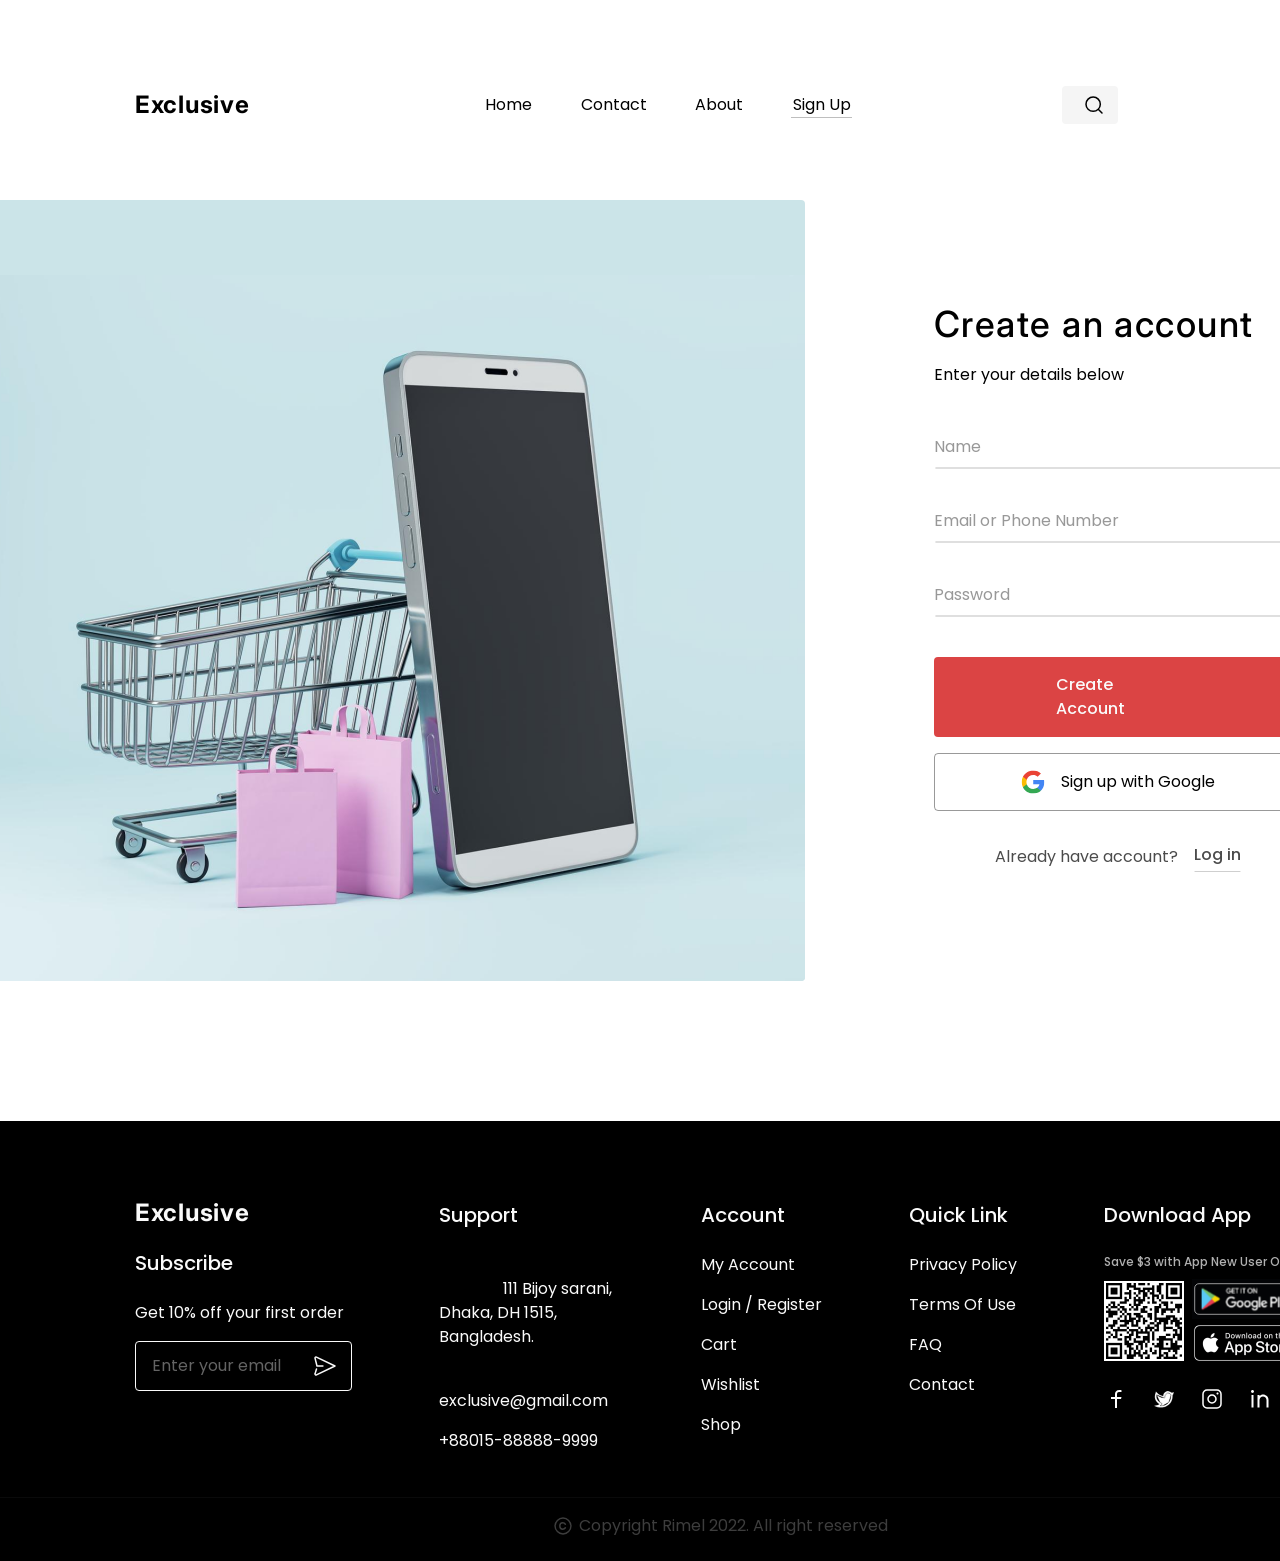
<file: sign-up.html>
<!DOCTYPE html>
<html>
  <head>
    <meta charset="utf-8" />
    <meta name="viewport" content="initial-scale=1, width=device-width" />

    <link rel="stylesheet" href="./global.css" />
    <link rel="stylesheet" href="./sign-up.css" />
    <link
      rel="stylesheet"
      href="https://fonts.googleapis.com/css2?family=Poppins:wght@400;500;600&display=swap"
    />
    <link
      rel="stylesheet"
      href="https://fonts.googleapis.com/css2?family=Inter:wght@400;500;600;700&display=swap"
    />
  </head>
  <body>
    <div class="sign-up1">
      <div class="header5">
        <div class="logo-container">
          <div class="logo2">
            <b class="exclusive2">Exclusive</b>
          </div>
          <div class="header-group">
            <div class="header6">
              <div class="home1" id="homeText">Home</div>
            </div>
            <div class="header7" id="headerContainer1">
              <div class="contact2">Contact</div>
            </div>
            <div class="header8" id="headerContainer2">
              <div class="contact2">About</div>
            </div>
            <div class="header9">
              <div class="sign-up-with">Sign Up</div>
              <img
                class="underline-icon2"
                alt=""
                src="./public/underline2.svg"
              />
            </div>
          </div>
        </div>
        <div class="search-component-set-group" id="frameContainer1">
          <div class="search-component-set1">
            <div class="what-are-you-looking-for-group">
              <div class="what-are-you1">What are you looking for?</div>
              <img class="icon-google" alt="" src="./public/component-2.svg" />
            </div>
          </div>
          <div class="wishlist-group">
            <img class="wishlist-icon1" alt="" src="./public/wishlist.svg" />

            <div class="cart1-with-buy1">
              <img class="cart1-icon" alt="" src="./public/cart1.svg" />

              <div class="ellipse-parent">
                <div class="group-child"></div>
                <div class="div9">2</div>
              </div>
            </div>
            <img class="user-icon2" alt="" src="./public/user.svg" />
          </div>
        </div>
      </div>
      <img class="sign-up-child" alt="" src="./public/line-3.svg" />

      <div class="side-image-parent">
        <div class="side-image">
          <img
            class="dlbeatsnoop-1-icon"
            alt=""
            src="./public/dlbeatsnoop-1@2x.png"
          />
        </div>
        <div class="frame-parent10">
          <div class="create-an-account-parent">
            <div class="create-an-account">Create an account</div>
            <div class="enter-your-details">Enter your details below</div>
          </div>
          <div class="frame-parent11">
            <div class="frame-parent12">
              <div class="name-parent">
                <div class="name">Name</div>
                <img
                  class="underline-icon3"
                  alt=""
                  src="./public/underline3.svg"
                />
              </div>
              <div class="name-parent">
                <div class="name">Email or Phone Number</div>
                <img
                  class="underline-icon3"
                  alt=""
                  src="./public/underline3.svg"
                />
              </div>
              <div class="name-parent">
                <div class="name">Password</div>
                <img
                  class="underline-icon3"
                  alt=""
                  src="./public/underline3.svg"
                />
              </div>
            </div>
            <div class="button-parent">
              <div class="button">
                <div class="view-all-products1">Create Account</div>
              </div>
              <div class="google-sign-up-parent">
                <div class="google-sign-up">
                  <div class="icon-google-parent">
                    <img
                      class="icon-google"
                      alt=""
                      src="./public/icongoogle.svg"
                    />

                    <div class="sign-up-with">Sign up with Google</div>
                  </div>
                </div>
                <div class="already-have-account-parent">
                  <div class="already-have-account">Already have account?</div>
                  <div class="log-in-parent">
                    <div class="log-in" id="logInText">Log in</div>
                    <img
                      class="underline-icon6"
                      alt=""
                      src="./public/underline4.svg"
                    />
                  </div>
                </div>
              </div>
            </div>
          </div>
        </div>
      </div>
      <div class="footer1">
        <div class="underline-group">
          <img class="underline-icon7" alt="" src="./public/underline.svg" />

          <div class="frame-wrapper4">
            <div class="icon-copyright-group">
              <img
                class="icon-copyright1"
                alt=""
                src="./public/iconcopyright.svg"
              />

              <div class="sign-up-with">
                Copyright Rimel 2022. All right reserved
              </div>
            </div>
          </div>
        </div>
        <div class="frame-parent13">
          <div class="frame-parent14">
            <div class="create-an-account-parent">
              <div class="create-an-account-parent">
                <div class="logo2">
                  <b class="exclusive2">Exclusive</b>
                </div>
                <div class="subscribe1">Subscribe</div>
              </div>
              <div class="enter-your-details">Get 10% off your first order</div>
            </div>
            <div class="send-mail1">
              <div class="name">Enter your email</div>
              <img class="icon-google" alt="" src="./public/iconsend.svg" />
            </div>
          </div>
          <div class="create-an-account-parent">
            <div class="support1">Support</div>
            <div class="bijoy-sarani-dhaka-dh-1515-group">
              <div class="bijoy-sarani-dhaka1">
                111 Bijoy sarani, Dhaka, DH 1515, Bangladesh.
              </div>
              <div class="sign-up-with">exclusive@gmail.com</div>
              <div class="sign-up-with">+88015-88888-9999</div>
            </div>
          </div>
          <div class="create-an-account-parent">
            <div class="support1">Account</div>
            <div class="bijoy-sarani-dhaka-dh-1515-group">
              <div class="sign-up-with">My Account</div>
              <div class="sign-up-with">Login / Register</div>
              <div class="sign-up-with">Cart</div>
              <div class="sign-up-with">Wishlist</div>
              <div class="sign-up-with">Shop</div>
            </div>
          </div>
          <div class="create-an-account-parent">
            <div class="support1">Quick Link</div>
            <div class="bijoy-sarani-dhaka-dh-1515-group">
              <div class="sign-up-with">Privacy Policy</div>
              <div class="sign-up-with">Terms Of Use</div>
              <div class="sign-up-with">FAQ</div>
              <div class="sign-up-with">Contact</div>
            </div>
          </div>
          <div class="create-an-account-parent">
            <div class="create-an-account-parent">
              <div class="support1">Download App</div>
              <div class="save-3-with-app-new-user-only-group">
                <div class="save-3-with1">Save $3 with App New User Only</div>
                <div class="qr-code-group">
                  <img
                    class="qr-code-icon1"
                    alt=""
                    src="./public/qr-code@2x.png"
                  />

                  <div class="log-in-parent">
                    <img
                      class="googleplay-icon1"
                      alt=""
                      src="./public/googleplay.svg"
                    />

                    <img
                      class="appstore-icon1"
                      alt=""
                      src="./public/appstore@2x.png"
                    />
                  </div>
                </div>
              </div>
            </div>
            <div class="icon-facebook-group">
              <img class="icon-google" alt="" src="./public/iconfacebook.svg" />

              <img class="icon-google" alt="" src="./public/icontwitter.svg" />

              <img
                class="icon-google"
                alt=""
                src="./public/iconinstagram.svg"
              />

              <img class="icon-google" alt="" src="./public/iconlinkedin.svg" />
            </div>
          </div>
        </div>
      </div>
    </div>

    <div id="searchComponentSet" class="popup-overlay" style="display: none">
      <div class="search-component-set10">
        <div class="what-are-you-looking-for-parent8">
          <div class="what-are-you10">Search here</div>
          <img
            class="component-2-icon10"
            alt=""
            src="./public/component-2.svg"
          />
        </div>
      </div>
    </div>

    <script>
      var homeText = document.getElementById("homeText");
      if (homeText) {
        homeText.addEventListener("click", function (e) {
          window.location.href = "./e-commerce-home-page.html";
        });
      }
      
      var headerContainer1 = document.getElementById("headerContainer1");
      if (headerContainer1) {
        headerContainer1.addEventListener("click", function (e) {
          window.location.href = "./contact.html";
        });
      }
      
      var headerContainer2 = document.getElementById("headerContainer2");
      if (headerContainer2) {
        headerContainer2.addEventListener("click", function (e) {
          window.location.href = "./about.html";
        });
      }
      
      var frameContainer1 = document.getElementById("frameContainer1");
      if (frameContainer1) {
        frameContainer1.addEventListener("click", function () {
          var popup = document.getElementById("searchComponentSet");
          if (!popup) return;
          var popupStyle = popup.style;
          if (popupStyle) {
            popupStyle.display = "flex";
            popupStyle.zIndex = 100;
            popupStyle.backgroundColor = "rgba(113, 113, 113, 0.3)";
            popupStyle.alignItems = "center";
            popupStyle.justifyContent = "center";
          }
          popup.setAttribute("closable", "");
      
          var onClick =
            popup.onClick ||
            function (e) {
              if (e.target === popup && popup.hasAttribute("closable")) {
                popupStyle.display = "none";
              }
            };
          popup.addEventListener("click", onClick);
        });
      }
      
      var logInText = document.getElementById("logInText");
      if (logInText) {
        logInText.addEventListener("click", function (e) {
          window.location.href = "./log-in.html";
        });
      }
      </script>
  </body>
</html>
</file>
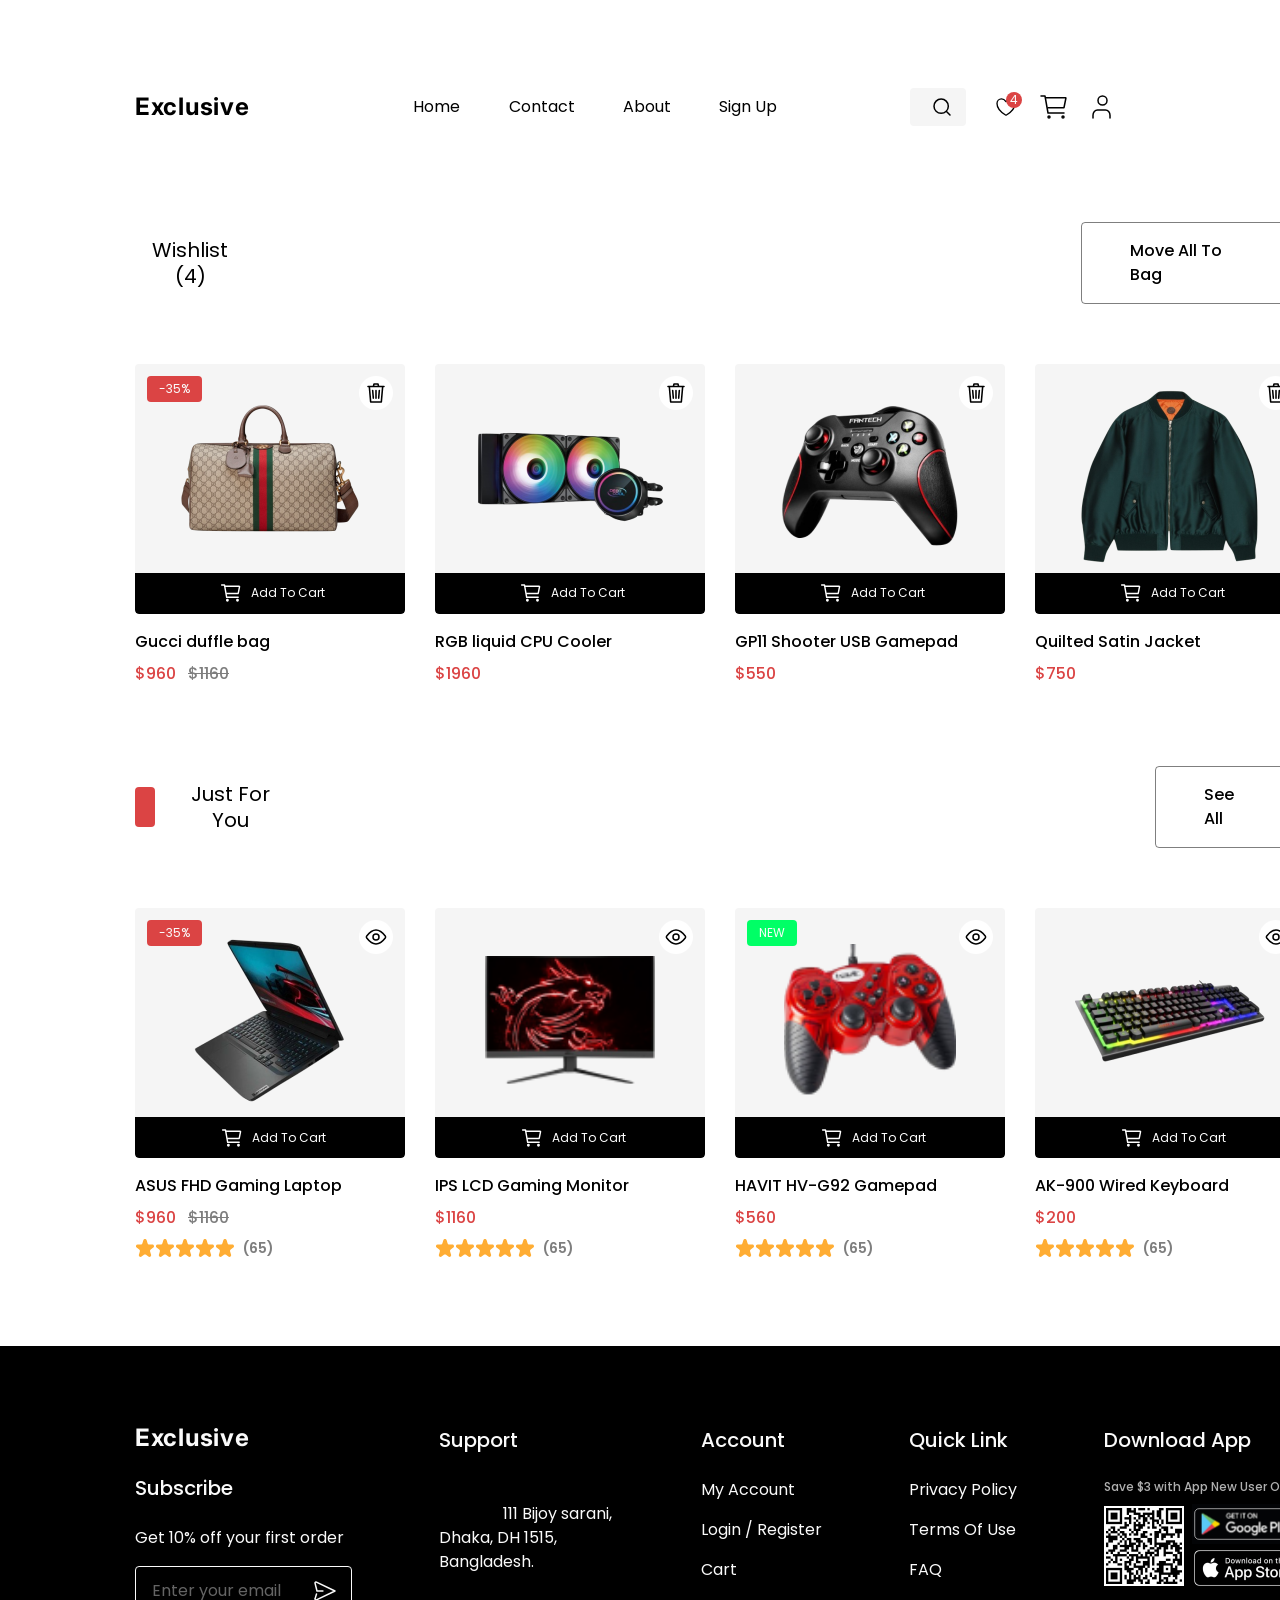
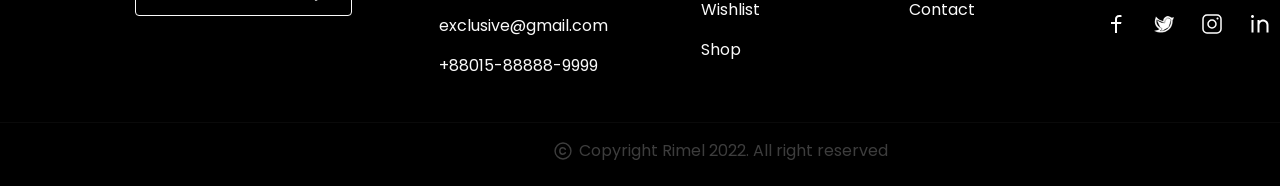
<file: wishlist.html>
<!DOCTYPE html>
<html>
  <head>
    <meta charset="utf-8" />
    <meta name="viewport" content="initial-scale=1, width=device-width" />

    <link rel="stylesheet" href="./global.css" />
    <link rel="stylesheet" href="./wishlist.css" />
    <link
      rel="stylesheet"
      href="https://fonts.googleapis.com/css2?family=Poppins:wght@400;500;600&display=swap"
    />
    <link
      rel="stylesheet"
      href="https://fonts.googleapis.com/css2?family=Inter:wght@400;500;600;700&display=swap"
    />
  </head>
  <body>
    <div class="wishlist3">
      <div class="header15">
        <div class="logo-parent4">
          <div class="logo6">
            <b class="exclusive6">Exclusive</b>
          </div>
          <div class="header-parent1">
            <div class="header16">
              <div class="home3" id="homeText">Home</div>
            </div>
            <div class="header17" id="headerContainer1">
              <div class="contact6">Contact</div>
            </div>
            <div class="header18" id="headerContainer2">
              <div class="contact6">About</div>
            </div>
            <div class="header19" id="headerContainer3">
              <div class="contact6">Sign Up</div>
            </div>
          </div>
        </div>
        <div class="search-component-set-parent1">
          <div class="search-component-set3" id="searchComponentSet">
            <div class="what-are-you-looking-for-parent1">
              <div class="what-are-you3">What are you looking for?</div>
              <img
                class="component-2-icon3"
                alt=""
                src="./public/component-2.svg"
              />
            </div>
          </div>
          <div class="wishlist-parent1">
            <div class="wishlist4">
              <img class="vector-icon18" alt="" src="./public/vector1.svg" />

              <div class="ellipse-container">
                <div class="group-inner"></div>
                <div class="div13">4</div>
              </div>
            </div>
            <img
              class="cart1-with-buy3"
              alt=""
              src="./public/cart1-with-buy.svg"
            />

            <img
              class="user-icon4"
              alt=""
              src="./public/user.svg"
              id="userIcon"
            />
          </div>
        </div>
      </div>
      <img class="wishlist-child" alt="" src="./public/line-3.svg" />

      <div class="footer3">
        <div class="underline-parent1">
          <img class="underline-icon11" alt="" src="./public/underline.svg" />

          <div class="frame-wrapper6">
            <div class="icon-copyright-parent1">
              <img
                class="icon-copyright3"
                alt=""
                src="./public/iconcopyright.svg"
              />

              <div class="copyright-rimel-20223">
                Copyright Rimel 2022. All right reserved
              </div>
            </div>
          </div>
        </div>
        <div class="frame-parent25">
          <div class="frame-parent26">
            <div class="frame-parent27">
              <div class="frame-parent27">
                <div class="logo6">
                  <b class="exclusive6">Exclusive</b>
                </div>
                <div class="subscribe3">Subscribe</div>
              </div>
              <div class="get-10-off3">Get 10% off your first order</div>
            </div>
            <div class="send-mail3">
              <div class="enter-your-email3">Enter your email</div>
              <img
                class="component-2-icon3"
                alt=""
                src="./public/iconsend.svg"
              />
            </div>
          </div>
          <div class="frame-parent27">
            <div class="support3">Support</div>
            <div class="bijoy-sarani-dhaka-dh-1515-parent1">
              <div class="bijoy-sarani-dhaka3">
                111 Bijoy sarani, Dhaka, DH 1515, Bangladesh.
              </div>
              <div class="copyright-rimel-20223">exclusive@gmail.com</div>
              <div class="copyright-rimel-20223">+88015-88888-9999</div>
            </div>
          </div>
          <div class="frame-parent27">
            <div class="support3">Account</div>
            <div class="bijoy-sarani-dhaka-dh-1515-parent1">
              <div class="copyright-rimel-20223">My Account</div>
              <div class="copyright-rimel-20223">Login / Register</div>
              <div class="copyright-rimel-20223">Cart</div>
              <div class="copyright-rimel-20223">Wishlist</div>
              <div class="copyright-rimel-20223">Shop</div>
            </div>
          </div>
          <div class="frame-parent27">
            <div class="support3">Quick Link</div>
            <div class="bijoy-sarani-dhaka-dh-1515-parent1">
              <div class="copyright-rimel-20223">Privacy Policy</div>
              <div class="copyright-rimel-20223">Terms Of Use</div>
              <div class="copyright-rimel-20223">FAQ</div>
              <div class="copyright-rimel-20223">Contact</div>
            </div>
          </div>
          <div class="frame-parent27">
            <div class="frame-parent27">
              <div class="support3">Download App</div>
              <div class="save-3-with-app-new-user-only-parent1">
                <div class="save-3-with3">Save $3 with App New User Only</div>
                <div class="qr-code-parent1">
                  <img
                    class="qr-code-icon3"
                    alt=""
                    src="./public/qr-code@2x.png"
                  />

                  <div class="googleplay-parent1">
                    <img
                      class="googleplay-icon3"
                      alt=""
                      src="./public/googleplay.svg"
                    />

                    <img
                      class="appstore-icon3"
                      alt=""
                      src="./public/appstore@2x.png"
                    />
                  </div>
                </div>
              </div>
            </div>
            <div class="icon-facebook-parent1">
              <img
                class="component-2-icon3"
                alt=""
                src="./public/iconfacebook.svg"
              />

              <img
                class="component-2-icon3"
                alt=""
                src="./public/icontwitter.svg"
              />

              <img
                class="component-2-icon3"
                alt=""
                src="./public/iconinstagram.svg"
              />

              <img
                class="component-2-icon3"
                alt=""
                src="./public/iconlinkedin.svg"
              />
            </div>
          </div>
        </div>
      </div>
      <div class="frame-parent29">
        <div class="frame-parent30">
          <div class="wishlist-4-parent">
            <div class="just-for-you">Wishlist (4)</div>
            <div class="button2">
              <div class="gucci-duffle-bag">Move All To Bag</div>
            </div>
          </div>
          <div class="cart-group">
            <div class="cart12">
              <div class="cart13">
                <div class="cart-item"></div>
                <div class="fill-eye-wrapper">
                  <img
                    class="fill-eye-icon4"
                    alt=""
                    src="./public/fill-eye1.svg"
                  />
                </div>
                <div class="discount-percent">
                  <div class="add-to-cart">-35%</div>
                </div>
                <div class="c2st-8746-001-082-0000-light-g-wrapper">
                  <img
                    class="c2st-8746-001-082-0000-light-g-icon"
                    alt=""
                    src="./public/547953-9c2st-8746-001-082-0000-lightguccisavoymediumdufflebag-1@2x.png"
                  />
                </div>
                <div class="cart1-parent">
                  <img
                    class="component-2-icon3"
                    alt=""
                    src="./public/cart11.svg"
                  />

                  <div class="add-to-cart">Add To Cart</div>
                </div>
              </div>
              <div class="gucci-duffle-bag-parent">
                <div class="gucci-duffle-bag">Gucci duffle bag</div>
                <div class="parent">
                  <div class="gucci-duffle-bag">$960</div>
                  <div class="div17">$1160</div>
                </div>
              </div>
            </div>
            <div class="cart14">
              <div class="cart13">
                <div class="cart-item"></div>
                <div class="fill-eye-wrapper">
                  <img
                    class="fill-eye-icon4"
                    alt=""
                    src="./public/fill-eye1.svg"
                  />
                </div>
                <div class="cart1-group">
                  <img
                    class="component-2-icon3"
                    alt=""
                    src="./public/cart11.svg"
                  />

                  <div class="add-to-cart">Add To Cart</div>
                </div>
                <div class="gammaxx-l240-argb-1-500x500-1-wrapper">
                  <img
                    class="gammaxx-l240-argb-1-500x500-1-icon"
                    alt=""
                    src="./public/gammaxxl240argb1500x500-1@2x.png"
                  />
                </div>
              </div>
              <div class="gucci-duffle-bag-parent">
                <div class="gucci-duffle-bag">RGB liquid CPU Cooler</div>
                <div class="wrapper2">
                  <div class="gucci-duffle-bag">$1960</div>
                </div>
              </div>
            </div>
            <div class="cart14">
              <div class="cart13">
                <div class="cart-item"></div>
                <div class="fill-eye-wrapper">
                  <img
                    class="fill-eye-icon4"
                    alt=""
                    src="./public/fill-eye1.svg"
                  />
                </div>
                <div class="cart1-group">
                  <img
                    class="component-2-icon3"
                    alt=""
                    src="./public/cart11.svg"
                  />

                  <div class="add-to-cart">Add To Cart</div>
                </div>
                <div class="gp11-prd3-1-container">
                  <img
                    class="gp11-prd3-1-icon1"
                    alt=""
                    src="./public/gp11-prd3-1@2x.png"
                  />
                </div>
              </div>
              <div class="gucci-duffle-bag-parent">
                <div class="gucci-duffle-bag">GP11 Shooter USB Gamepad</div>
                <div class="wrapper2">
                  <div class="gucci-duffle-bag">$550</div>
                </div>
              </div>
            </div>
            <div class="cart14">
              <div class="cart13">
                <div class="cart-item"></div>
                <div class="fill-eye-wrapper">
                  <img
                    class="fill-eye-icon4"
                    alt=""
                    src="./public/fill-eye1.svg"
                  />
                </div>
                <div class="cart1-group">
                  <img
                    class="component-2-icon3"
                    alt=""
                    src="./public/cart11.svg"
                  />

                  <div class="add-to-cart">Add To Cart</div>
                </div>
                <img
                  class="frame-icon"
                  alt=""
                  src="./public/frame-608@2x.png"
                />
              </div>
              <div class="gucci-duffle-bag-parent">
                <div class="gucci-duffle-bag">Quilted Satin Jacket</div>
                <div class="wrapper2">
                  <div class="gucci-duffle-bag">$750</div>
                </div>
              </div>
            </div>
          </div>
        </div>
        <div class="frame-parent30">
          <div class="frame-parent32">
            <div class="category-rectangle-parent">
              <div class="category-rectangle">
                <div class="category-rectangle-child"></div>
              </div>
              <div class="just-for-you">Just For You</div>
            </div>
            <div class="button2">
              <div class="gucci-duffle-bag">See All</div>
            </div>
          </div>
          <div class="cart-container">
            <div class="cart14">
              <div class="cart13">
                <div class="cart-item"></div>
                <div class="fill-eye-wrapper">
                  <img
                    class="fill-eye-icon4"
                    alt=""
                    src="./public/fill-eye.svg"
                  />
                </div>
                <div class="discount-percent">
                  <div class="add-to-cart">-35%</div>
                </div>
                <div class="cart1-parent2">
                  <img
                    class="component-2-icon3"
                    alt=""
                    src="./public/cart11.svg"
                  />

                  <div class="add-to-cart">Add To Cart</div>
                </div>
                <div class="gp11-prd3-1-container">
                  <img
                    class="ideapad-gaming-3i-01-500x500-1-icon"
                    alt=""
                    src="./public/ideapadgaming3i01500x500-1@2x.png"
                  />
                </div>
              </div>
              <div class="gucci-duffle-bag-parent">
                <div class="gucci-duffle-bag">ASUS FHD Gaming Laptop</div>
                <div class="parent">
                  <div class="gucci-duffle-bag">$960</div>
                  <div class="div17">$1160</div>
                </div>
                <div class="five-star-container">
                  <div class="five-star2">
                    <img
                      class="vector-icon19"
                      alt=""
                      src="./public/vector.svg"
                    />

                    <img
                      class="vector-icon19"
                      alt=""
                      src="./public/vector.svg"
                    />

                    <img
                      class="vector-icon19"
                      alt=""
                      src="./public/vector.svg"
                    />

                    <img
                      class="vector-icon19"
                      alt=""
                      src="./public/vector.svg"
                    />

                    <img
                      class="vector-icon19"
                      alt=""
                      src="./public/vector.svg"
                    />
                  </div>
                  <div class="div24">(65)</div>
                </div>
              </div>
            </div>
            <div class="cart22">
              <div class="cart13">
                <div class="cart-item"></div>
                <div class="fill-eye-wrapper">
                  <img
                    class="fill-eye-icon4"
                    alt=""
                    src="./public/fill-eye.svg"
                  />
                </div>
                <div class="cart1-parent3">
                  <img
                    class="component-2-icon3"
                    alt=""
                    src="./public/cart11.svg"
                  />

                  <div class="add-to-cart">Add To Cart</div>
                </div>
                <div class="gp11-prd3-1-container">
                  <img
                    class="g27cq4-500x500-1-icon"
                    alt=""
                    src="./public/g27cq4500x500-1@2x.png"
                  />
                </div>
              </div>
              <div class="gucci-duffle-bag-parent">
                <div class="gucci-duffle-bag">IPS LCD Gaming Monitor</div>
                <div class="wrapper2">
                  <div class="gucci-duffle-bag">$1160</div>
                </div>
                <div class="five-star-container">
                  <div class="five-star2">
                    <img
                      class="vector-icon19"
                      alt=""
                      src="./public/vector.svg"
                    />

                    <img
                      class="vector-icon19"
                      alt=""
                      src="./public/vector.svg"
                    />

                    <img
                      class="vector-icon19"
                      alt=""
                      src="./public/vector.svg"
                    />

                    <img
                      class="vector-icon19"
                      alt=""
                      src="./public/vector.svg"
                    />

                    <img
                      class="vector-icon19"
                      alt=""
                      src="./public/vector.svg"
                    />
                  </div>
                  <div class="div24">(65)</div>
                </div>
              </div>
            </div>
            <div class="cart14">
              <div class="cart13">
                <div class="cart-item"></div>
                <div class="fill-eye-wrapper">
                  <img
                    class="fill-eye-icon4"
                    alt=""
                    src="./public/fill-eye.svg"
                  />
                </div>
                <div class="new-button2">
                  <div class="add-to-cart">NEW</div>
                </div>
                <div class="cart1-parent2">
                  <img
                    class="component-2-icon3"
                    alt=""
                    src="./public/cart11.svg"
                  />

                  <div class="add-to-cart">Add To Cart</div>
                </div>
                <div class="gp11-prd3-1-container">
                  <img
                    class="g92-2-500x500-1-icon"
                    alt=""
                    src="./public/g922500x500-1@2x.png"
                  />
                </div>
              </div>
              <div class="gucci-duffle-bag-parent">
                <div class="gucci-duffle-bag">HAVIT HV-G92 Gamepad</div>
                <div class="wrapper2">
                  <div class="gucci-duffle-bag">$560</div>
                </div>
                <div class="five-star-container">
                  <div class="five-star2">
                    <img
                      class="vector-icon19"
                      alt=""
                      src="./public/vector.svg"
                    />

                    <img
                      class="vector-icon19"
                      alt=""
                      src="./public/vector.svg"
                    />

                    <img
                      class="vector-icon19"
                      alt=""
                      src="./public/vector.svg"
                    />

                    <img
                      class="vector-icon19"
                      alt=""
                      src="./public/vector.svg"
                    />

                    <img
                      class="vector-icon19"
                      alt=""
                      src="./public/vector.svg"
                    />
                  </div>
                  <div class="div24">(65)</div>
                </div>
              </div>
            </div>
            <div class="cart22">
              <div class="cart13">
                <div class="cart-item"></div>
                <div class="fill-eye-wrapper">
                  <img
                    class="fill-eye-icon4"
                    alt=""
                    src="./public/fill-eye.svg"
                  />
                </div>
                <div class="cart1-parent3">
                  <img
                    class="component-2-icon3"
                    alt=""
                    src="./public/cart11.svg"
                  />

                  <div class="add-to-cart">Add To Cart</div>
                </div>
                <div class="gp11-prd3-1-container">
                  <img
                    class="ak-900-01-500x500-1-icon"
                    alt=""
                    src="./public/ak90001500x500-1@2x.png"
                  />
                </div>
              </div>
              <div class="gucci-duffle-bag-parent">
                <div class="gucci-duffle-bag">AK-900 Wired Keyboard</div>
                <div class="wrapper2">
                  <div class="gucci-duffle-bag">$200</div>
                </div>
                <div class="five-star-container">
                  <div class="five-star2">
                    <img
                      class="vector-icon19"
                      alt=""
                      src="./public/vector.svg"
                    />

                    <img
                      class="vector-icon19"
                      alt=""
                      src="./public/vector.svg"
                    />

                    <img
                      class="vector-icon19"
                      alt=""
                      src="./public/vector.svg"
                    />

                    <img
                      class="vector-icon19"
                      alt=""
                      src="./public/vector.svg"
                    />

                    <img
                      class="vector-icon19"
                      alt=""
                      src="./public/vector.svg"
                    />
                  </div>
                  <div class="div24">(65)</div>
                </div>
              </div>
            </div>
          </div>
        </div>
      </div>
    </div>

    <div id="searchComponentSet" class="popup-overlay" style="display: none">
      <div class="search-component-set10">
        <div class="what-are-you-looking-for-parent8">
          <div class="what-are-you10">Search here</div>
          <img
            class="component-2-icon10"
            alt=""
            src="./public/component-2.svg"
          />
        </div>
      </div>
    </div>

    <script>
      var homeText = document.getElementById("homeText");
      if (homeText) {
        homeText.addEventListener("click", function (e) {
          window.location.href = "./e-commerce-home-page.html";
        });
      }
      
      var headerContainer1 = document.getElementById("headerContainer1");
      if (headerContainer1) {
        headerContainer1.addEventListener("click", function (e) {
          window.location.href = "./contact.html";
        });
      }
      
      var headerContainer2 = document.getElementById("headerContainer2");
      if (headerContainer2) {
        headerContainer2.addEventListener("click", function (e) {
          window.location.href = "./about.html";
        });
      }
      
      var headerContainer3 = document.getElementById("headerContainer3");
      if (headerContainer3) {
        headerContainer3.addEventListener("click", function (e) {
          window.location.href = "./sign-up.html";
        });
      }
      
      var searchComponentSet = document.getElementById("searchComponentSet");
      if (searchComponentSet) {
        searchComponentSet.addEventListener("click", function () {
          var popup = document.getElementById("searchComponentSet");
          if (!popup) return;
          var popupStyle = popup.style;
          if (popupStyle) {
            popupStyle.display = "flex";
            popupStyle.zIndex = 100;
            popupStyle.backgroundColor = "rgba(113, 113, 113, 0.3)";
            popupStyle.alignItems = "center";
            popupStyle.justifyContent = "center";
          }
          popup.setAttribute("closable", "");
      
          var onClick =
            popup.onClick ||
            function (e) {
              if (e.target === popup && popup.hasAttribute("closable")) {
                popupStyle.display = "none";
              }
            };
          popup.addEventListener("click", onClick);
        });
      }
      
      var userIcon = document.getElementById("userIcon");
      if (userIcon) {
        userIcon.addEventListener("click", function (e) {
          window.location.href = "./account.html";
        });
      }
      </script>
  </body>
</html>
</file>
<file: global.css>
body {
  margin: 0;
  line-height: normal;
}

.popup-overlay {
  display: flex;
  flex-direction: column;
  position: fixed;
  inset: 0;
}

:root {
  /* fonts */
  --title-14px-semibold: Poppins;
  --heading-36px-semibold: Inter;

  /* font sizes */
  --title-14px-semibold-size: 14px;
  --title-16px-semibold-size: 16px;
  --title-12px-regular-size: 12px;
  --heading-36px-semibold-size: 36px;
  --heading-24px-bold-size: 24px;
  --title-20px-regular-size: 20px;
  --heading-48px-semibold-size: 48px;
  --heading-32px-medium-size: 32px;
  --heading-54px-semibold-size: 54px;

  /* Colors */
  --bg: #fff;
  --button: #000;
  --secondary-2: #db4444;
  --secondary: #f5f5f5;
  --button1: #00ff66;
  --text: #fafafa;
  --color-gray-100: rgba(0, 0, 0, 0.3);
  --color-gray-200: rgba(0, 0, 0, 0.5);
  --color-gray-300: rgba(0, 0, 0, 0.4);
  --color-powderblue: #cbe4e8;
  --hover-button: #e07575;

  /* Gaps */
  --gap-41xl: 60px;
  --gap-11xl: 30px;
  --gap-base: 16px;
  --gap-5xs: 8px;
  --gap-xl: 20px;
  --gap-5xl: 24px;
  --gap-15xl: 34px;
  --gap-29xl: 48px;
  --gap-68xl: 87px;
  --gap-9xs: 4px;
  --gap-13xl: 32px;
  --gap-7xs: 6px;
  --gap-69xl: 88px;
  --gap-110xl: 129px;
  --gap-21xl: 40px;
  --gap-191xl: 210px;
  --gap-213xl: 232px;
  --gap-61xl: 80px;
  --gap-xs: 12px;
  --gap-111xl: 130px;
  --gap-141xl: 160px;
  --gap-316xl: 335px;
  --gap-295xl: 314px;
  --gap-288xl: 307px;
  --gap-31xl: 50px;

  /* Paddings */
  --padding-9xs: 4px;
  --padding-xs: 12px;
  --padding-6xs: 7px;
  --padding-xl: 20px;
  --padding-base: 16px;
  --padding-29xl: 48px;

  /* Border radiuses */
  --br-11xs-4: 1.4px;
  --br-9xs: 4px;

  /* Effects */
  --categogy-5: 0px 1px 13px rgba(0, 0, 0, 0.05);
  --categogy-20: 0px 2px 10px 2px rgba(0, 0, 0, 0.2);
}
</file>
<file: index.css>
.e-commerce-homepage-child,
.e-commerce-homepage-item {
  position: absolute;
  top: 1334.8px;
  left: 134.8px;
  border-top: 0.5px solid var(--button);
  box-sizing: border-box;
  width: 1170.5px;
  height: 0.5px;
  opacity: 0.3;
}
.e-commerce-homepage-item {
  top: 1797.8px;
}
.hero-endframe-cvklg0xk3w6e-la-icon {
  position: absolute;
  top: 16px;
  left: 396px;
  width: 496px;
  height: 352px;
  object-fit: cover;
}
.px-apple-gray-logo-1-icon {
  width: 40px;
  position: relative;
  height: 49px;
  object-fit: cover;
}
.iphone-14-series {
  width: 126px;
  position: relative;
  line-height: 24px;
  display: inline-block;
  height: 20px;
  flex-shrink: 0;
}
.px-apple-gray-logo-1-parent {
  position: absolute;
  top: 58px;
  left: 64px;
  display: flex;
  flex-direction: row;
  align-items: center;
  justify-content: flex-start;
  gap: var(--gap-5xl);
}
.up-to-10 {
  position: absolute;
  top: 127px;
  left: 64px;
  font-size: var(--heading-48px-semibold-size);
  letter-spacing: 0.04em;
  line-height: 60px;
  font-weight: 600;
  font-family: var(--heading-36px-semibold);
  text-align: left;
  display: inline-block;
  width: 294px;
}
.shop-now {
  position: relative;
  line-height: 24px;
  font-weight: 500;
}
.frame-child {
  width: 82px;
  position: relative;
  border-top: 1px solid var(--text);
  box-sizing: border-box;
  height: 1px;
}
.shop-now-parent {
  display: flex;
  flex-direction: column;
  align-items: flex-start;
  justify-content: flex-start;
  gap: var(--gap-9xs);
}
.icons-arrow-right {
  width: 24px;
  position: relative;
  height: 24px;
  overflow: hidden;
  flex-shrink: 0;
}
.frame-parent {
  position: absolute;
  top: 269px;
  left: 67px;
  display: flex;
  flex-direction: row;
  align-items: center;
  justify-content: flex-start;
  gap: var(--gap-5xs);
}
.hero-endframe-cvklg0xk3w6e-la-parent {
  position: absolute;
  top: 160px;
  left: 84px;
  background-color: var(--button);
  width: 1098px;
  height: 344px;
  overflow: hidden;
  text-align: center;
}
.view-all-products-wrapper {
  position: absolute;
  top: 1073px;
  left: 446px;
  border-radius: var(--br-9xs);
  background-color: var(--secondary-2);
  display: flex;
  flex-direction: row;
  align-items: center;
  justify-content: center;
  padding: var(--padding-base) var(--padding-29xl);
}
.services-icon {
  width: 80px;
  position: relative;
  height: 80px;
}
.free-and-fast {
  position: relative;
  line-height: 28px;
  font-weight: 600;
}
.free-delivery-for {
  position: relative;
  font-size: var(--title-14px-semibold-size);
  line-height: 21px;
  text-align: center;
}
.free-and-fast-delivery-parent,
.services-parent {
  display: flex;
  flex-direction: column;
  align-items: center;
  justify-content: flex-start;
  gap: var(--gap-5xs);
}
.services-parent {
  gap: var(--gap-5xl);
}
.friendly-247-customer {
  position: relative;
  font-size: var(--title-14px-semibold-size);
  line-height: 21px;
}
.frame-div,
.services-group {
  flex-direction: column;
  align-items: center;
  justify-content: flex-start;
  gap: var(--gap-5xl);
}
.services-group {
  width: 262px;
  display: flex;
}
.frame-div {
  display: none;
}
.instance-parent {
  position: absolute;
  top: 1204px;
  left: 88px;
  display: flex;
  flex-direction: row;
  align-items: center;
  justify-content: center;
  gap: var(--gap-69xl);
  font-size: var(--title-20px-regular-size);
  color: var(--button);
}
.underline-icon {
  width: 1440px;
  position: relative;
  height: 0;
  opacity: 0.5;
}
.icon-copyright {
  width: 20px;
  position: relative;
  height: 20px;
  overflow: hidden;
  flex-shrink: 0;
}
.frame-wrapper,
.icon-copyright-parent,
.underline-parent {
  display: flex;
  flex-direction: row;
  align-items: center;
  justify-content: flex-start;
}
.icon-copyright-parent {
  gap: var(--gap-7xs);
}
.frame-wrapper,
.underline-parent {
  opacity: 0.6;
}
.underline-parent {
  position: absolute;
  top: 376px;
  left: 0;
  flex-direction: column;
  gap: var(--gap-base);
  opacity: 0.4;
}
.exclusive {
  position: absolute;
  top: 0;
  left: 0;
  letter-spacing: 0.03em;
  line-height: 24px;
}
.logo {
  width: 118px;
  position: relative;
  height: 24px;
}
.subscribe {
  position: relative;
  font-size: var(--title-20px-regular-size);
  line-height: 28px;
  font-weight: 500;
  font-family: var(--title-14px-semibold);
}
.logo-parent {
  display: flex;
  flex-direction: column;
  align-items: flex-start;
  justify-content: flex-start;
  gap: var(--gap-5xl);
}
.enter-your-email,
.get-10-off {
  position: relative;
  line-height: 24px;
}
.get-10-off {
  font-size: var(--title-16px-semibold-size);
  font-family: var(--title-14px-semibold);
}
.enter-your-email {
  opacity: 0.4;
}
.frame-container,
.send-mail {
  display: flex;
  justify-content: flex-start;
}
.send-mail {
  width: 217px;
  border-radius: var(--br-9xs);
  border: 1.5px solid var(--text);
  box-sizing: border-box;
  flex-direction: row;
  align-items: center;
  padding: var(--padding-xs) 0 var(--padding-xs) var(--padding-base);
  gap: var(--gap-13xl);
  font-size: var(--title-16px-semibold-size);
  font-family: var(--title-14px-semibold);
}
.frame-container {
  flex-direction: column;
  align-items: flex-start;
  gap: var(--gap-base);
  font-size: var(--heading-24px-bold-size);
  font-family: var(--heading-36px-semibold);
}
.support {
  position: relative;
  line-height: 28px;
  font-weight: 500;
}
.bijoy-sarani-dhaka {
  width: 175px;
  white-space: pre-wrap;
  display: inline-block;
}
.bijoy-sarani-dhaka,
.exclusivegmailcom {
  position: relative;
  line-height: 24px;
}
.bijoy-sarani-dhaka-dh-1515-parent {
  display: flex;
  flex-direction: column;
  align-items: flex-start;
  justify-content: flex-start;
  gap: var(--gap-base);
  font-size: var(--title-16px-semibold-size);
}
.save-3-with {
  position: relative;
  line-height: 18px;
  font-weight: 500;
  opacity: 0.7;
}
.appstore-icon,
.googleplay-icon,
.qr-code-icon {
  position: relative;
  overflow: hidden;
  flex-shrink: 0;
}
.qr-code-icon {
  width: 80px;
  height: 80px;
  object-fit: cover;
}
.appstore-icon,
.googleplay-icon {
  width: 110px;
  height: 40px;
}
.appstore-icon {
  object-fit: cover;
}
.qr-code-parent,
.save-3-with-app-new-user-only-parent {
  display: flex;
  flex-direction: row;
  align-items: center;
  justify-content: flex-start;
  gap: var(--gap-5xs);
}
.save-3-with-app-new-user-only-parent {
  flex-direction: column;
  align-items: flex-start;
  font-size: var(--title-12px-regular-size);
}
.frame-group,
.icon-facebook-parent {
  display: flex;
  flex-direction: row;
  align-items: flex-start;
  justify-content: flex-start;
  gap: var(--gap-5xl);
}
.frame-group {
  position: absolute;
  top: 80px;
  left: 135px;
  justify-content: center;
  gap: var(--gap-68xl);
  font-size: var(--title-20px-regular-size);
  color: var(--text);
}
.footer {
  position: absolute;
  top: 1394px;
  left: -116px;
  background-color: var(--button);
  width: 1350px;
  height: 440px;
  overflow: hidden;
  color: var(--bg);
}
.underline-icon1 {
  width: 48px;
  position: relative;
  max-height: 100%;
  opacity: 0.5;
}
.header1 {
  display: flex;
  flex-direction: column;
  align-items: center;
  justify-content: flex-start;
}
.header2 {
  width: 66px;
  position: relative;
  height: 24px;
  cursor: pointer;
}
.about {
  position: absolute;
  top: 0;
  left: 0;
  line-height: 24px;
}
.header3,
.header4 {
  width: 48px;
  position: relative;
  height: 24px;
  cursor: pointer;
}
.header4 {
  width: 61px;
}
.header-parent,
.logo-group {
  display: flex;
  flex-direction: row;
  align-items: flex-start;
  justify-content: flex-start;
}
.header-parent {
  gap: var(--gap-29xl);
  text-align: center;
  font-size: var(--title-16px-semibold-size);
  font-family: var(--title-14px-semibold);
}
.logo-group {
  gap: 190px;
}
.what-are-you {
  position: relative;
  line-height: 18px;
  opacity: 0.5;
}
.what-are-you-looking-for-parent {
  display: flex;
  flex-direction: row;
  align-items: center;
  justify-content: center;
  gap: var(--gap-15xl);
}
.search-component-set {
  border-radius: var(--br-9xs);
  background-color: var(--secondary);
  display: flex;
  flex-direction: column;
  align-items: center;
  justify-content: center;
  padding: var(--padding-6xs) var(--padding-xs) var(--padding-6xs)
    var(--padding-xl);
}
.wishlist-icon {
  overflow: hidden;
  flex-shrink: 0;
}
.cart1-with-buy,
.user-icon,
.wishlist-icon {
  width: 32px;
  position: relative;
  height: 32px;
}
.cart1-with-buy {
  cursor: pointer;
}
.user-icon {
  overflow: hidden;
  flex-shrink: 0;
  display: none;
}
.wishlist-parent {
  display: flex;
  flex-direction: row;
  align-items: center;
  justify-content: center;
  gap: var(--gap-base);
}
.header,
.search-component-set-parent {
  display: flex;
  flex-direction: row;
  align-items: center;
  justify-content: flex-start;
}
.search-component-set-parent {
  gap: var(--gap-5xl);
  font-size: var(--title-12px-regular-size);
  font-family: var(--title-14px-semibold);
}
.header {
  position: absolute;
  top: 83px;
  left: 11px;
  gap: 148px;
  font-size: var(--heading-24px-bold-size);
  color: var(--button);
  font-family: var(--heading-36px-semibold);
}
.e-commerce-homepage-inner {
  position: absolute;
  top: 142px;
  left: 0;
  width: 1440px;
  height: 0;
}
.fill-with-up-arrow {
  position: absolute;
  top: 4221px;
  left: 949px;
  width: 46px;
  height: 46px;
  object-fit: contain;
}
.user-icon1 {
  position: absolute;
  top: 84px;
  left: 1038px;
  width: 32px;
  height: 32px;
  overflow: hidden;
  cursor: pointer;
}
.line-icon {
  position: absolute;
  top: 142px;
  left: 0;
  max-height: 100%;
  width: 1321px;
}
.e-commerce-homepage-child1 {
  position: absolute;
  top: 1198.3px;
  left: -16px;
  width: 1231.1px;
  height: 5.3px;
  object-fit: contain;
  opacity: 0.3;
}
.instance-child {
  position: absolute;
  height: 100%;
  width: 100%;
  top: 0;
  right: 0;
  bottom: 0;
  left: 0;
  border-radius: var(--br-9xs);
  background-color: var(--secondary-2);
}
.rectangle-wrapper {
  width: 20px;
  position: relative;
  height: 40px;
}
.our-products {
  position: relative;
  line-height: 20px;
  font-weight: 600;
}
.instance-group {
  display: flex;
  flex-direction: row;
  align-items: center;
  justify-content: flex-start;
  gap: var(--gap-base);
}
.explore-our-products {
  position: relative;
  font-size: var(--heading-36px-semibold-size);
  letter-spacing: 0.04em;
  line-height: 48px;
  font-weight: 600;
  font-family: var(--heading-36px-semibold);
  color: var(--button);
}
.frame-parent5 {
  display: flex;
  flex-direction: column;
  align-items: flex-start;
  justify-content: flex-start;
  gap: var(--gap-xl);
}
.fill-with-left-arrow {
  width: 46px;
  position: relative;
  height: 46px;
}
.fill-with-left-arrow-parent,
.frame-parent4 {
  display: flex;
  flex-direction: row;
  justify-content: flex-start;
}
.fill-with-left-arrow-parent {
  align-items: flex-start;
  gap: var(--gap-5xs);
}
.frame-parent4 {
  align-items: flex-end;
  gap: 672px;
}
.fill-heart-icon {
  width: 34px;
  position: relative;
  height: 34px;
}
.fill-heart-parent {
  position: absolute;
  top: 12px;
  right: 12px;
  display: flex;
  flex-direction: column;
  align-items: flex-start;
  justify-content: flex-start;
  gap: var(--gap-5xs);
}
.new {
  position: relative;
  line-height: 18px;
}
.new-button {
  position: absolute;
  top: 12px;
  left: 12px;
  border-radius: var(--br-9xs);
  background-color: var(--button1);
  display: flex;
  flex-direction: row;
  align-items: center;
  justify-content: center;
  padding: var(--padding-9xs) var(--padding-xs);
}
.new-mercedes-benz-gtr-licensed-icon {
  position: absolute;
  top: calc(50% - 66px);
  left: calc(50% - 90px);
  width: 180px;
  height: 133px;
  object-fit: cover;
}
.new-mercedes-benz-gtr-licensed-wrapper {
  position: absolute;
  top: calc(50% - 90px);
  left: calc(50% - 95px);
  width: 190px;
  height: 180px;
  overflow: hidden;
}
.cart2 {
  width: 270px;
  position: relative;
  border-radius: var(--br-9xs);
  background-color: var(--secondary);
  height: 250px;
  overflow: hidden;
  flex-shrink: 0;
}
.wrapper {
  display: flex;
  flex-direction: row;
  align-items: flex-start;
  justify-content: flex-start;
}
.div2,
.vector-icon {
  position: relative;
  height: 20px;
}
.vector-icon {
  width: 20px;
  border-radius: var(--br-11xs-4);
}
.div2 {
  width: 32px;
  line-height: 21px;
  font-weight: 600;
  display: inline-block;
  flex-shrink: 0;
  opacity: 0.5;
}
.five-star-parent,
.frame-parent6 {
  display: flex;
  flex-direction: row;
  justify-content: flex-start;
  gap: var(--gap-5xs);
}
.five-star-parent {
  align-items: flex-start;
  font-size: var(--title-14px-semibold-size);
  color: var(--button);
}
.frame-parent6 {
  align-items: center;
  color: var(--secondary-2);
}
.colour-chnage-child,
.colour-chnage-item {
  width: 20px;
  position: relative;
  height: 20px;
}
.colour-chnage-item {
  border-radius: 50%;
  background-color: var(--secondary-2);
}
.cart1,
.kids-electric-car-parent {
  display: flex;
  flex-direction: column;
  align-items: flex-start;
  justify-content: flex-start;
}
.kids-electric-car-parent {
  gap: var(--gap-5xs);
  font-size: var(--title-16px-semibold-size);
  color: var(--button);
}
.cart1 {
  gap: var(--gap-base);
}
.copa-sense-1-icon {
  position: absolute;
  top: 8px;
  left: 2px;
  width: 186px;
  height: 164px;
  object-fit: cover;
}
.cart3,
.jr-zoom-soccer-cleats-parent {
  display: flex;
  flex-direction: column;
  align-items: flex-start;
  justify-content: flex-start;
  gap: var(--gap-5xs);
}
.cart3 {
  gap: var(--gap-base);
  font-size: var(--title-16px-semibold-size);
  color: var(--button);
}
.gp11-prd3-1-icon {
  position: absolute;
  top: 15px;
  left: 6px;
  width: 178px;
  height: 150px;
  object-fit: cover;
}
.cart5 {
  display: flex;
  flex-direction: column;
  align-items: flex-start;
  justify-content: flex-start;
  gap: var(--gap-base);
  cursor: pointer;
}
.cart-child {
  position: absolute;
  top: calc(50% - 90px);
  left: calc(50% - 95px);
  width: 190px;
  height: 180px;
  overflow: hidden;
  object-fit: cover;
}
.cart-parent,
.frame-wrapper3 {
  display: flex;
  align-items: flex-start;
  justify-content: flex-start;
}
.cart-parent {
  flex-direction: row;
  gap: var(--gap-11xl);
}
.frame-wrapper3 {
  flex-direction: column;
  font-size: var(--title-12px-regular-size);
  color: var(--text);
}
.e-commerce-homepage-inner1,
.frame-parent3,
.frame-wrapper1 {
  display: flex;
  flex-direction: column;
  align-items: center;
  justify-content: flex-start;
}
.frame-parent3 {
  gap: var(--gap-41xl);
}
.e-commerce-homepage-inner1,
.frame-wrapper1 {
  height: 634px;
}
.e-commerce-homepage-inner1 {
  position: absolute;
  top: 545px;
  left: 35px;
  color: var(--secondary-2);
}
.line-div {
  position: absolute;
  top: 141.8px;
  left: 240.8px;
  border-right: 0.5px solid var(--button);
  box-sizing: border-box;
  width: 0.5px;
  height: 384.5px;
  opacity: 0.3;
}
.e-commerce-homepage {
  width: 100%;
  position: relative;
  background-color: var(--bg);
  height: 1730px;
  overflow: hidden;
  text-align: left;
  font-size: var(--title-16px-semibold-size);
  color: var(--text);
  font-family: var(--title-14px-semibold);
}
.what-are-you10 {
  position: relative;
  line-height: 18px;
  opacity: 0.5;
}
.component-2-icon10 {
  width: 24px;
  position: relative;
  height: 24px;
  overflow: hidden;
  flex-shrink: 0;
}
.what-are-you-looking-for-parent8 {
  display: flex;
  flex-direction: row;
  align-items: center;
  justify-content: center;
  gap: var(--gap-15xl);
}
.search-component-set10 {
  width: 186px;
  position: relative;
  border-radius: var(--br-9xs);
  background-color: var(--secondary);
  height: 31px;
  display: flex;
  flex-direction: column;
  align-items: center;
  justify-content: center;
  padding: var(--padding-6xs) var(--padding-xs) var(--padding-6xs)
    var(--padding-xl);
  box-sizing: border-box;
  max-width: 90%;
  max-height: 90%;
  overflow: auto;
  text-align: left;
  font-size: var(--title-12px-regular-size);
  color: var(--button);
  font-family: var(--title-14px-semibold);
}
</file>
<file: about.css>
.exclusive14 {
  position: absolute;
  top: 0;
  left: 0;
  letter-spacing: 0.03em;
  line-height: 24px;
}
.logo14 {
  width: 118px;
  position: relative;
  height: 24px;
}
.home7 {
  position: absolute;
  top: 0;
  left: 0;
  line-height: 24px;
}
.header36,
.header37 {
  width: 48px;
  position: relative;
  height: 24px;
  cursor: pointer;
}
.header37 {
  width: 66px;
}
.about8 {
  position: relative;
  line-height: 24px;
}
.underline-icon19 {
  width: 48px;
  position: relative;
  max-height: 100%;
  opacity: 0.5;
}
.header38 {
  display: flex;
  flex-direction: column;
  align-items: center;
  justify-content: flex-start;
}
.header39 {
  width: 61px;
  position: relative;
  height: 24px;
  cursor: pointer;
}
.header-parent5,
.logo-parent12 {
  display: flex;
  flex-direction: row;
  align-items: flex-start;
  justify-content: flex-start;
}
.header-parent5 {
  gap: var(--gap-29xl);
  text-align: center;
  font-size: var(--title-16px-semibold-size);
  font-family: var(--title-14px-semibold);
}
.logo-parent12 {
  gap: var(--gap-141xl);
}
.what-are-you7 {
  width: 153px;
  position: relative;
  line-height: 18px;
  display: none;
  opacity: 0.5;
}
.component-2-icon7 {
  width: 24px;
  position: relative;
  height: 24px;
  overflow: hidden;
  flex-shrink: 0;
}
.what-are-you-looking-for-parent5 {
  display: flex;
  flex-direction: row;
  align-items: center;
  justify-content: center;
  gap: var(--gap-15xl);
}
.search-component-set7 {
  border-radius: var(--br-9xs);
  background-color: var(--secondary);
  display: flex;
  flex-direction: column;
  align-items: center;
  justify-content: center;
  padding: var(--padding-6xs) var(--padding-xs) var(--padding-6xs)
    var(--padding-xl);
}
.wishlist-icon4 {
  overflow: hidden;
  flex-shrink: 0;
  cursor: pointer;
}
.cart1-with-buy7,
.wishlist-icon4 {
  width: 32px;
  position: relative;
  height: 32px;
}
.wishlist-parent5 {
  display: flex;
  flex-direction: row;
  align-items: center;
  justify-content: center;
  gap: var(--gap-base);
}
.header35,
.search-component-set-parent5 {
  display: flex;
  flex-direction: row;
  align-items: center;
  justify-content: flex-start;
}
.search-component-set-parent5 {
  gap: var(--gap-5xl);
  font-size: var(--title-12px-regular-size);
  font-family: var(--title-14px-semibold);
}
.header35 {
  position: absolute;
  top: 88px;
  left: 135px;
  gap: var(--gap-111xl);
  font-size: var(--heading-24px-bold-size);
}
.about-child {
  position: absolute;
  top: 142px;
  left: 0;
  width: 1440px;
  height: 0;
}
.account11 {
  position: relative;
  line-height: 21px;
  opacity: 0.5;
}
.roadmap-child10 {
  width: 6px;
  position: relative;
  height: 11.7px;
  object-fit: contain;
}
.nothing12 {
  position: relative;
  line-height: 21px;
}
.nothing13,
.roadmap-child11 {
  position: relative;
  display: none;
}
.roadmap-child11 {
  width: 6px;
  height: 11.7px;
  object-fit: contain;
}
.nothing13 {
  width: 55px;
  line-height: 21px;
}
.roadmap3 {
  position: absolute;
  top: 222px;
  left: 135px;
  display: flex;
  flex-direction: row;
  align-items: center;
  justify-content: flex-start;
  gap: var(--gap-xs);
  font-size: var(--title-14px-semibold-size);
  font-family: var(--title-14px-semibold);
}
.our-story {
  position: relative;
  letter-spacing: 0.06em;
  line-height: 64px;
  font-weight: 600;
}
.exclusive-has-more,
.launced-in-2015 {
  width: 525px;
  position: relative;
  line-height: 26px;
  display: inline-block;
}
.exclusive-has-more {
  width: 505px;
  white-space: pre-wrap;
}
.launced-in-2015-exclusive-is-parent,
.our-story-parent {
  display: flex;
  flex-direction: column;
  align-items: flex-start;
  justify-content: flex-start;
}
.launced-in-2015-exclusive-is-parent {
  gap: var(--gap-5xl);
  text-align: left;
  font-size: var(--title-16px-semibold-size);
  font-family: var(--title-14px-semibold);
}
.our-story-parent {
  position: absolute;
  top: 422px;
  left: 135px;
  gap: var(--gap-21xl);
  text-align: justify;
  font-size: var(--heading-54px-semibold-size);
}
.side-image-icon {
  position: absolute;
  top: 285px;
  left: 735px;
  border-radius: var(--br-9xs) 0 0 var(--br-9xs);
  width: 705px;
  height: 609px;
  overflow: hidden;
  object-fit: cover;
}
.services-icon4 {
  width: 80px;
  position: relative;
  height: 80px;
}
.free-and-fast1 {
  position: relative;
  line-height: 28px;
  font-weight: 600;
}
.free-delivery-for1 {
  position: relative;
  font-size: var(--title-14px-semibold-size);
  line-height: 21px;
  text-align: center;
}
.free-and-fast-delivery-group,
.services-parent1 {
  display: flex;
  flex-direction: column;
  align-items: center;
  justify-content: flex-start;
  gap: var(--gap-5xs);
}
.services-parent1 {
  gap: var(--gap-5xl);
}
.friendly-247-customer1 {
  position: relative;
  font-size: var(--title-14px-semibold-size);
  line-height: 21px;
}
.services-parent2,
.services-parent3 {
  flex-direction: column;
  align-items: center;
  justify-content: flex-start;
  gap: var(--gap-5xl);
}
.services-parent2 {
  width: 262px;
  display: flex;
}
.services-parent3 {
  display: none;
}
.full-services {
  position: absolute;
  top: 2164px;
  left: 248px;
  display: flex;
  flex-direction: row;
  align-items: center;
  justify-content: center;
  gap: var(--gap-69xl);
  font-size: var(--title-20px-regular-size);
  font-family: var(--title-14px-semibold);
}
.free-and-fast2 {
  position: relative;
  letter-spacing: 0.04em;
  line-height: 30px;
}
.free-delivery-for2 {
  position: relative;
  font-size: var(--title-16px-semibold-size);
  line-height: 24px;
  font-family: var(--title-14px-semibold);
  text-align: center;
}
.free-and-fast-delivery-container,
.services-parent5 {
  display: flex;
  flex-direction: column;
  align-items: center;
  justify-content: flex-start;
  gap: var(--gap-xs);
}
.services-parent5 {
  position: absolute;
  top: 30px;
  left: 50px;
  gap: var(--gap-5xl);
}
.instance-wrapper {
  width: 270px;
  position: relative;
  border-radius: var(--br-9xs);
  border: 1px solid var(--color-gray-100);
  box-sizing: border-box;
  height: 230px;
  overflow: hidden;
  flex-shrink: 0;
}
.services-parent6 {
  position: absolute;
  top: 32px;
  left: 35px;
  display: flex;
  flex-direction: column;
  align-items: center;
  justify-content: flex-start;
  gap: var(--gap-5xl);
}
.instance-frame {
  width: 270px;
  position: relative;
  box-shadow: var(--categogy-20);
  border-radius: var(--br-9xs);
  background-color: var(--secondary-2);
  height: 230px;
  overflow: hidden;
  flex-shrink: 0;
  color: var(--bg);
}
.frame-parent60,
.services-parent7,
.services-parent8 {
  position: absolute;
  top: 30px;
  display: flex;
  flex-direction: column;
  align-items: center;
  justify-content: flex-start;
  gap: var(--gap-5xl);
}
.services-parent7 {
  left: 4px;
  width: 262px;
}
.frame-parent60,
.services-parent8 {
  left: 28px;
}
.frame-parent60 {
  top: 1034px;
  left: 135px;
  flex-direction: row;
  align-items: flex-start;
  gap: var(--gap-11xl);
}
.image-46-icon {
  position: absolute;
  top: 39px;
  left: 67px;
  width: 236px;
  height: 391px;
  object-fit: cover;
}
.image-46-wrapper {
  width: 370px;
  position: relative;
  border-radius: var(--br-9xs);
  background-color: var(--secondary);
  height: 430px;
  overflow: hidden;
  flex-shrink: 0;
}
.tom-cruise {
  position: relative;
  letter-spacing: 0.04em;
  line-height: 30px;
  font-weight: 500;
}
.founder-chairman {
  position: relative;
  font-size: var(--title-16px-semibold-size);
  line-height: 24px;
  font-family: var(--title-14px-semibold);
}
.frame-parent62,
.frame-parent63,
.icon-twitter-parent,
.tom-cruise-parent {
  display: flex;
  flex-direction: column;
  align-items: flex-start;
  justify-content: flex-start;
  gap: var(--gap-5xs);
}
.frame-parent62,
.frame-parent63,
.icon-twitter-parent {
  flex-direction: row;
  gap: var(--gap-base);
}
.frame-parent62,
.frame-parent63 {
  flex-direction: column;
}
.frame-parent62 {
  gap: var(--gap-13xl);
}
.image-47-icon,
.image-51-icon {
  position: absolute;
  top: 33px;
  left: 38px;
  width: 294px;
  height: 397px;
  object-fit: cover;
}
.image-47-icon {
  top: 38px;
  left: 22px;
  width: 326px;
  height: 392px;
}
.frame-parent61 {
  position: absolute;
  top: 1404px;
  left: 135px;
  display: flex;
  flex-direction: row;
  align-items: flex-start;
  justify-content: flex-start;
  gap: var(--gap-11xl);
}
.frame-child6 {
  width: 12px;
  position: relative;
  border-radius: 50%;
  background-color: var(--button);
  height: 12px;
  opacity: 0.3;
}
.frame-child8 {
  width: 16px;
  position: relative;
  height: 16px;
}
.ellipse-parent4 {
  position: absolute;
  top: 2008px;
  left: 664px;
  display: flex;
  flex-direction: row;
  align-items: center;
  justify-content: flex-start;
  gap: var(--gap-xs);
}
.underline-icon20 {
  width: 1440px;
  position: relative;
  max-height: 100%;
  opacity: 0.5;
}
.icon-copyright7 {
  width: 20px;
  position: relative;
  height: 20px;
  overflow: hidden;
  flex-shrink: 0;
}
.frame-wrapper10,
.icon-copyright-parent5,
.underline-parent5 {
  display: flex;
  flex-direction: row;
  align-items: center;
  justify-content: flex-start;
}
.icon-copyright-parent5 {
  gap: var(--gap-7xs);
}
.frame-wrapper10,
.underline-parent5 {
  opacity: 0.6;
}
.underline-parent5 {
  position: absolute;
  top: 376px;
  left: 0;
  flex-direction: column;
  gap: var(--gap-base);
  opacity: 0.4;
}
.subscribe7 {
  position: relative;
  font-size: var(--title-20px-regular-size);
  line-height: 28px;
  font-weight: 500;
  font-family: var(--title-14px-semibold);
}
.frame-parent70 {
  display: flex;
  flex-direction: column;
  align-items: flex-start;
  justify-content: flex-start;
  gap: var(--gap-5xl);
}
.enter-your-email7 {
  position: relative;
  line-height: 24px;
  opacity: 0.4;
}
.frame-parent69,
.send-mail7 {
  display: flex;
  justify-content: flex-start;
}
.send-mail7 {
  width: 217px;
  border-radius: var(--br-9xs);
  border: 1.5px solid var(--text);
  box-sizing: border-box;
  flex-direction: row;
  align-items: center;
  padding: var(--padding-xs) 0 var(--padding-xs) var(--padding-base);
  gap: var(--gap-13xl);
  font-size: var(--title-16px-semibold-size);
  font-family: var(--title-14px-semibold);
}
.frame-parent69 {
  flex-direction: column;
  align-items: flex-start;
  gap: var(--gap-base);
  font-size: var(--heading-24px-bold-size);
  font-family: var(--heading-36px-semibold);
}
.support7 {
  position: relative;
  line-height: 28px;
  font-weight: 500;
}
.bijoy-sarani-dhaka7 {
  width: 175px;
  position: relative;
  line-height: 24px;
  white-space: pre-wrap;
  display: inline-block;
}
.bijoy-sarani-dhaka-dh-1515-parent5 {
  display: flex;
  flex-direction: column;
  align-items: flex-start;
  justify-content: flex-start;
  gap: var(--gap-base);
  font-size: var(--title-16px-semibold-size);
}
.save-3-with7 {
  position: relative;
  line-height: 18px;
  font-weight: 500;
  opacity: 0.7;
}
.qr-code-icon7 {
  width: 80px;
  position: relative;
  height: 80px;
  overflow: hidden;
  flex-shrink: 0;
  object-fit: cover;
}
.appstore-icon7,
.googleplay-icon7 {
  width: 110px;
  position: relative;
  height: 40px;
  overflow: hidden;
  flex-shrink: 0;
}
.appstore-icon7 {
  object-fit: cover;
}
.googleplay-parent5 {
  display: flex;
  flex-direction: column;
  align-items: flex-start;
  justify-content: flex-start;
  gap: var(--gap-9xs);
}
.qr-code-parent5,
.save-3-with-app-new-user-only-parent5 {
  display: flex;
  flex-direction: row;
  align-items: center;
  justify-content: flex-start;
  gap: var(--gap-5xs);
}
.save-3-with-app-new-user-only-parent5 {
  flex-direction: column;
  align-items: flex-start;
  font-size: var(--title-12px-regular-size);
}
.frame-parent68,
.icon-facebook-parent5 {
  display: flex;
  flex-direction: row;
  align-items: flex-start;
  justify-content: flex-start;
  gap: var(--gap-5xl);
}
.frame-parent68 {
  position: absolute;
  top: 80px;
  left: 135px;
  justify-content: center;
  gap: var(--gap-68xl);
  font-size: var(--title-20px-regular-size);
  color: var(--text);
}
.footer7 {
  position: absolute;
  top: 2465px;
  left: 0;
  background-color: var(--button);
  width: 1440px;
  height: 440px;
  overflow: hidden;
  font-size: var(--title-16px-semibold-size);
  color: var(--bg);
  font-family: var(--title-14px-semibold);
}
.about7 {
  width: 100%;
  position: relative;
  background-color: var(--bg);
  height: 2905px;
  overflow: hidden;
  text-align: left;
  font-size: var(--heading-32px-medium-size);
  color: var(--button);
  font-family: var(--heading-36px-semibold);
}
.what-are-you10 {
  position: relative;
  line-height: 18px;
  opacity: 0.5;
}
.component-2-icon10 {
  width: 24px;
  position: relative;
  height: 24px;
  overflow: hidden;
  flex-shrink: 0;
}
.what-are-you-looking-for-parent8 {
  display: flex;
  flex-direction: row;
  align-items: center;
  justify-content: center;
  gap: var(--gap-15xl);
}
.search-component-set10 {
  width: 186px;
  position: relative;
  border-radius: var(--br-9xs);
  background-color: var(--secondary);
  height: 31px;
  display: flex;
  flex-direction: column;
  align-items: center;
  justify-content: center;
  padding: var(--padding-6xs) var(--padding-xs) var(--padding-6xs)
    var(--padding-xl);
  box-sizing: border-box;
  max-width: 90%;
  max-height: 90%;
  overflow: auto;
  text-align: left;
  font-size: var(--title-12px-regular-size);
  color: var(--button);
  font-family: var(--title-14px-semibold);
}
</file>
<file: account.css>
.exclusive12 {
  position: absolute;
  top: 0;
  left: 0;
  letter-spacing: 0.03em;
  line-height: 24px;
}
.logo12 {
  width: 118px;
  position: relative;
  height: 24px;
}
.home6 {
  position: absolute;
  top: 0;
  left: 0;
  line-height: 24px;
  cursor: pointer;
}
.header31 {
  width: 48px;
  position: relative;
  height: 24px;
}
.contact12 {
  position: absolute;
  top: 0;
  left: 0;
  line-height: 24px;
}
.header32,
.header34 {
  width: 66px;
  position: relative;
  height: 24px;
  cursor: pointer;
}
.header34 {
  width: 61px;
}
.header-parent4,
.logo-parent10 {
  display: flex;
  flex-direction: row;
  align-items: flex-start;
  justify-content: flex-start;
}
.header-parent4 {
  gap: var(--gap-29xl);
  text-align: center;
  font-size: var(--title-16px-semibold-size);
  font-family: var(--title-14px-semibold);
}
.logo-parent10 {
  gap: var(--gap-141xl);
}
.what-are-you6 {
  position: relative;
  line-height: 18px;
  opacity: 0.5;
}
.component-2-icon6 {
  width: 24px;
  position: relative;
  height: 24px;
  overflow: hidden;
  flex-shrink: 0;
}
.what-are-you-looking-for-parent4 {
  display: flex;
  flex-direction: row;
  align-items: center;
  justify-content: center;
  gap: var(--gap-15xl);
}
.search-component-set6 {
  border-radius: var(--br-9xs);
  background-color: var(--secondary);
  display: none;
  flex-direction: column;
  align-items: center;
  justify-content: center;
  padding: var(--padding-6xs) var(--padding-xs) var(--padding-6xs)
    var(--padding-xl);
}
.wishlist-icon3 {
  overflow: hidden;
  flex-shrink: 0;
  cursor: pointer;
}
.cart1-with-buy6,
.user-icon7,
.wishlist-icon3 {
  width: 32px;
  position: relative;
  height: 32px;
}
.cart1-with-buy6 {
  cursor: pointer;
}
.user-icon7 {
  border-radius: 47px;
  overflow: hidden;
  flex-shrink: 0;
}
.header30,
.search-component-set-parent4,
.wishlist-parent4 {
  display: flex;
  flex-direction: row;
  align-items: center;
  justify-content: center;
  gap: var(--gap-base);
}
.header30,
.search-component-set-parent4 {
  justify-content: flex-start;
  gap: var(--gap-5xl);
  font-size: var(--title-12px-regular-size);
  font-family: var(--title-14px-semibold);
}
.header30 {
  position: absolute;
  top: 88px;
  left: 135px;
  gap: var(--gap-111xl);
  font-size: var(--heading-24px-bold-size);
  font-family: var(--heading-36px-semibold);
}
.account-child {
  position: absolute;
  top: 142px;
  left: 0;
  width: 1440px;
  height: 0;
}
.account9 {
  position: relative;
  line-height: 21px;
  opacity: 0.5;
}
.roadmap-child6 {
  width: 6px;
  position: relative;
  height: 11.7px;
  object-fit: contain;
}
.nothing8 {
  position: relative;
  line-height: 21px;
}
.nothing9,
.roadmap-child7 {
  position: relative;
  display: none;
}
.roadmap-child7 {
  width: 6px;
  height: 11.7px;
  object-fit: contain;
}
.nothing9 {
  width: 55px;
  line-height: 21px;
}
.roadmap2 {
  position: absolute;
  top: 222px;
  left: 135px;
  display: flex;
  flex-direction: row;
  align-items: center;
  justify-content: flex-start;
  gap: var(--gap-xs);
  font-size: var(--title-14px-semibold-size);
}
.md-rimel {
  color: var(--secondary-2);
}
.welcome-md-rimel-container {
  position: absolute;
  top: 222px;
  left: 1166px;
  font-size: var(--title-14px-semibold-size);
  line-height: 21px;
}
.manage-my-account,
.my-orders,
.my-wishlist {
  position: absolute;
  top: 323px;
  left: 135px;
  line-height: 24px;
  font-weight: 500;
}
.my-orders,
.my-wishlist {
  top: 475px;
}
.my-wishlist {
  top: 587px;
  display: inline-block;
  width: 93px;
  height: 23px;
}
.address-book,
.my-profile {
  position: relative;
  line-height: 24px;
}
.my-profile {
  color: var(--secondary-2);
}
.address-book {
  opacity: 0.5;
}
.my-profile-parent,
.my-returns-parent {
  position: absolute;
  top: 363px;
  left: 170px;
  display: flex;
  flex-direction: column;
  align-items: flex-start;
  justify-content: flex-start;
  gap: var(--gap-5xs);
}
.my-returns-parent {
  top: 515px;
}
.edit-your-profile {
  position: absolute;
  top: 40px;
  left: 80px;
  font-size: var(--title-20px-regular-size);
  line-height: 28px;
  font-weight: 500;
  color: var(--secondary-2);
}
.place-to-info-box {
  position: absolute;
  height: 100%;
  width: 100%;
  top: 0;
  right: 0;
  bottom: 0;
  left: 0;
  border-radius: var(--br-9xs);
  background-color: var(--secondary);
  overflow: hidden;
}
.md {
  position: absolute;
  top: 13px;
  left: 16px;
  line-height: 24px;
  opacity: 0.5;
}
.placebox-info {
  width: 330px;
  position: relative;
  height: 50px;
}
.first-name-group {
  display: flex;
  flex-direction: column;
  align-items: flex-start;
  justify-content: flex-start;
  gap: var(--gap-5xs);
}
.last-name {
  position: relative;
  line-height: 24px;
}
.frame-parent53,
.frame-parent54 {
  position: absolute;
  top: 84px;
  left: 80px;
  display: flex;
  flex-direction: row;
  align-items: flex-start;
  justify-content: flex-start;
  gap: var(--gap-31xl);
}
.frame-parent54 {
  top: 190px;
}
.placebox-info4 {
  width: 710px;
  position: relative;
  height: 50px;
}
.frame-parent55 {
  position: absolute;
  top: 296px;
  left: 80px;
  display: flex;
  flex-direction: column;
  align-items: flex-start;
  justify-content: flex-start;
  gap: var(--gap-base);
}
.view-all-products11 {
  position: relative;
  line-height: 24px;
  font-weight: 500;
}
.button10,
.cancel-parent {
  display: flex;
  flex-direction: row;
  align-items: center;
}
.button10 {
  border-radius: var(--br-9xs);
  background-color: var(--secondary-2);
  justify-content: center;
  padding: var(--padding-base) var(--padding-29xl);
  color: var(--text);
}
.cancel-parent {
  position: absolute;
  top: calc(50% + 219px);
  right: 80px;
  justify-content: flex-start;
  gap: var(--gap-13xl);
}
.edit-your-profile-parent {
  position: absolute;
  top: 323px;
  left: 435px;
  box-shadow: var(--categogy-5);
  border-radius: var(--br-9xs);
  background-color: var(--bg);
  width: 870px;
  height: 630px;
  overflow: hidden;
}
.underline-icon18 {
  width: 1440px;
  position: relative;
  max-height: 100%;
  opacity: 0.5;
}
.icon-copyright6 {
  width: 20px;
  position: relative;
  height: 20px;
  overflow: hidden;
  flex-shrink: 0;
}
.frame-wrapper9,
.icon-copyright-parent4,
.underline-parent4 {
  display: flex;
  flex-direction: row;
  align-items: center;
  justify-content: flex-start;
}
.icon-copyright-parent4 {
  gap: var(--gap-7xs);
}
.frame-wrapper9,
.underline-parent4 {
  opacity: 0.6;
}
.underline-parent4 {
  position: absolute;
  top: 376px;
  left: 0;
  flex-direction: column;
  gap: var(--gap-base);
  opacity: 0.4;
}
.get-10-off6,
.subscribe6 {
  position: relative;
  font-family: var(--title-14px-semibold);
}
.subscribe6 {
  font-size: var(--title-20px-regular-size);
  line-height: 28px;
  font-weight: 500;
}
.get-10-off6 {
  font-size: var(--title-16px-semibold-size);
  line-height: 24px;
}
.frame-parent58 {
  display: flex;
  flex-direction: column;
  align-items: flex-start;
  justify-content: flex-start;
  gap: var(--gap-5xl);
}
.enter-your-email6 {
  position: relative;
  line-height: 24px;
  opacity: 0.4;
}
.frame-parent57,
.send-mail6 {
  display: flex;
  justify-content: flex-start;
}
.send-mail6 {
  width: 217px;
  border-radius: var(--br-9xs);
  border: 1.5px solid var(--text);
  box-sizing: border-box;
  flex-direction: row;
  align-items: center;
  padding: var(--padding-xs) 0 var(--padding-xs) var(--padding-base);
  gap: var(--gap-13xl);
  font-size: var(--title-16px-semibold-size);
  font-family: var(--title-14px-semibold);
}
.frame-parent57 {
  flex-direction: column;
  align-items: flex-start;
  gap: var(--gap-base);
  font-size: var(--heading-24px-bold-size);
  font-family: var(--heading-36px-semibold);
}
.support6 {
  position: relative;
  line-height: 28px;
  font-weight: 500;
}
.bijoy-sarani-dhaka6 {
  width: 175px;
  position: relative;
  line-height: 24px;
  white-space: pre-wrap;
  display: inline-block;
}
.bijoy-sarani-dhaka-dh-1515-parent4 {
  display: flex;
  flex-direction: column;
  align-items: flex-start;
  justify-content: flex-start;
  gap: var(--gap-base);
  font-size: var(--title-16px-semibold-size);
}
.save-3-with6 {
  position: relative;
  line-height: 18px;
  font-weight: 500;
  opacity: 0.7;
}
.qr-code-icon6 {
  width: 80px;
  position: relative;
  height: 80px;
  overflow: hidden;
  flex-shrink: 0;
  object-fit: cover;
}
.appstore-icon6,
.googleplay-icon6 {
  width: 110px;
  position: relative;
  height: 40px;
  overflow: hidden;
  flex-shrink: 0;
}
.appstore-icon6 {
  object-fit: cover;
}
.googleplay-parent4 {
  display: flex;
  flex-direction: column;
  align-items: flex-start;
  justify-content: flex-start;
  gap: var(--gap-9xs);
}
.qr-code-parent4,
.save-3-with-app-new-user-only-parent4 {
  display: flex;
  flex-direction: row;
  align-items: center;
  justify-content: flex-start;
  gap: var(--gap-5xs);
}
.save-3-with-app-new-user-only-parent4 {
  flex-direction: column;
  align-items: flex-start;
  font-size: var(--title-12px-regular-size);
}
.frame-parent56,
.icon-facebook-parent4 {
  display: flex;
  flex-direction: row;
  align-items: flex-start;
  justify-content: flex-start;
  gap: var(--gap-5xl);
}
.frame-parent56 {
  position: absolute;
  top: 80px;
  left: 135px;
  justify-content: center;
  gap: var(--gap-68xl);
  font-size: var(--title-20px-regular-size);
  color: var(--text);
}
.footer6 {
  position: absolute;
  top: 1093px;
  left: 0;
  background-color: var(--button);
  width: 1440px;
  height: 440px;
  overflow: hidden;
  color: var(--bg);
}
.account8 {
  width: 100%;
  position: relative;
  background-color: var(--bg);
  height: 1533px;
  text-align: left;
  font-size: var(--title-16px-semibold-size);
  color: var(--button);
  font-family: var(--title-14px-semibold);
}
</file>
<file: cart.css>
.exclusive8 {
  position: absolute;
  top: 0;
  left: 0;
  letter-spacing: 0.03em;
  line-height: 24px;
}
.logo8 {
  width: 118px;
  position: relative;
  height: 24px;
}
.home4 {
  position: absolute;
  top: 0;
  left: 0;
  line-height: 24px;
}
.header21,
.header22,
.header24 {
  width: 48px;
  position: relative;
  height: 24px;
  cursor: pointer;
}
.header22,
.header24 {
  width: 66px;
}
.header24 {
  width: 61px;
}
.header-parent2,
.logo-parent6 {
  display: flex;
  flex-direction: row;
  align-items: flex-start;
  justify-content: flex-start;
}
.header-parent2 {
  gap: var(--gap-29xl);
  text-align: center;
  font-size: var(--title-16px-semibold-size);
  font-family: var(--title-14px-semibold);
}
.logo-parent6 {
  gap: var(--gap-141xl);
}
.what-are-you4 {
  width: 153px;
  position: relative;
  line-height: 18px;
  display: none;
  opacity: 0.5;
}
.component-2-icon4 {
  width: 24px;
  position: relative;
  height: 24px;
  overflow: hidden;
  flex-shrink: 0;
}
.what-are-you-looking-for-parent2 {
  display: flex;
  flex-direction: row;
  align-items: center;
  justify-content: center;
  gap: var(--gap-15xl);
}
.search-component-set4 {
  border-radius: var(--br-9xs);
  background-color: var(--secondary);
  display: flex;
  flex-direction: column;
  align-items: center;
  justify-content: center;
  padding: var(--padding-6xs) var(--padding-xs) var(--padding-6xs)
    var(--padding-xl);
}
.vector-icon39 {
  position: absolute;
  height: 56.25%;
  width: 62.5%;
  top: 21.88%;
  right: 18.75%;
  bottom: 21.88%;
  left: 18.75%;
  max-width: 100%;
  overflow: hidden;
  max-height: 100%;
}
.group-child1 {
  position: absolute;
  height: 94.12%;
  width: 100%;
  top: 5.88%;
  right: 0;
  bottom: 0;
  left: 0;
  border-radius: 50%;
  background-color: var(--secondary-2);
}
.div31,
.group-div {
  position: absolute;
  top: 0;
}
.div31 {
  height: 100%;
  width: 43.75%;
  left: 25%;
  line-height: 18px;
  display: inline-block;
}
.group-div {
  height: 53.13%;
  width: 50%;
  right: 0;
  bottom: 46.88%;
  left: 50%;
  cursor: pointer;
}
.wishlist6 {
  width: 32px;
  position: relative;
  height: 32px;
  overflow: hidden;
  flex-shrink: 0;
}
.cart1-icon10 {
  position: absolute;
  height: 75%;
  width: 75%;
  top: 25%;
  right: 21.88%;
  bottom: 0;
  left: 3.13%;
  max-width: 100%;
  overflow: hidden;
  max-height: 100%;
}
.div32 {
  position: absolute;
  height: 100%;
  width: 43.75%;
  top: 0;
  left: 31.25%;
  line-height: 18px;
  display: inline-block;
}
.ellipse-parent1 {
  position: absolute;
  height: 53.13%;
  width: 50%;
  top: 3.13%;
  right: 3.13%;
  bottom: 43.75%;
  left: 46.88%;
}
.cart1-with-buy4,
.user-icon5 {
  width: 32px;
  position: relative;
  height: 32px;
}
.user-icon5 {
  overflow: hidden;
  flex-shrink: 0;
  cursor: pointer;
}
.wishlist-parent2 {
  display: flex;
  flex-direction: row;
  align-items: center;
  justify-content: center;
  gap: var(--gap-base);
  text-align: center;
  color: var(--text);
}
.header20,
.search-component-set-parent2 {
  display: flex;
  flex-direction: row;
  align-items: center;
  justify-content: flex-start;
  gap: var(--gap-5xl);
  font-size: var(--title-12px-regular-size);
  font-family: var(--title-14px-semibold);
}
.header20 {
  position: absolute;
  top: 88px;
  left: 135px;
  gap: var(--gap-111xl);
  font-size: var(--heading-24px-bold-size);
  font-family: var(--heading-36px-semibold);
}
.cart-child6 {
  position: absolute;
  top: 142px;
  left: 0;
  width: 1440px;
  height: 0;
}
.product {
  position: relative;
  line-height: 24px;
}
.product-parent {
  position: absolute;
  top: 24px;
  left: 40px;
  display: flex;
  flex-direction: row;
  align-items: center;
  justify-content: flex-start;
  gap: 284px;
}
.cart-main-section {
  width: 1170px;
  position: relative;
  box-shadow: var(--categogy-5);
  border-radius: var(--br-9xs);
  background-color: var(--bg);
  height: 72px;
  overflow: hidden;
  flex-shrink: 0;
}
.div33,
.div34 {
  position: absolute;
  top: 39px;
  left: 387px;
  line-height: 24px;
}
.div34 {
  left: 1063px;
}
.drop-up-small-icon {
  object-fit: contain;
}
.drop-down-small-icon,
.drop-up-small-icon {
  width: 16px;
  position: relative;
  height: 16px;
  overflow: hidden;
  flex-shrink: 0;
}
.drop-up-small-parent,
.parent1 {
  display: flex;
  flex-direction: column;
  align-items: flex-start;
  justify-content: flex-start;
}
.parent1 {
  position: absolute;
  top: 6px;
  left: 12px;
  width: 48px;
  flex-direction: row;
  align-items: center;
  gap: var(--gap-base);
}
.quantity1 {
  position: absolute;
  top: 27.5px;
  left: 708.5px;
  border-radius: var(--br-9xs);
  border: 1.5px solid var(--color-gray-300);
  box-sizing: border-box;
  width: 75px;
  height: 47px;
  overflow: hidden;
}
.g27cq4-500x500-1-icon1 {
  position: absolute;
  height: 72.22%;
  width: 92.59%;
  top: 14.81%;
  right: 3.7%;
  bottom: 12.96%;
  left: 3.7%;
  max-width: 100%;
  overflow: hidden;
  max-height: 100%;
  object-fit: cover;
}
.monitor-cart-small {
  position: absolute;
  top: calc(50% - 27px);
  left: calc(50% - 545px);
  width: 54px;
  height: 54px;
  overflow: hidden;
}
.lcd-monitor {
  position: absolute;
  top: 39px;
  left: 114px;
  line-height: 24px;
}
.icon-cancel {
  position: absolute;
  top: 20px;
  left: 30px;
  width: 24px;
  height: 24px;
  overflow: hidden;
}
.cart-section {
  width: 1170px;
  position: relative;
  box-shadow: var(--categogy-5);
  border-radius: var(--br-9xs);
  background-color: var(--bg);
  height: 102px;
  overflow: hidden;
  flex-shrink: 0;
}
.parent2 {
  position: absolute;
  top: 6px;
  left: 12px;
  width: 48px;
  display: flex;
  flex-direction: row;
  align-items: center;
  justify-content: flex-start;
  gap: var(--gap-xs);
}
.g92-2-500x500-1-icon1 {
  position: absolute;
  height: 78.15%;
  width: 90.56%;
  top: 11.11%;
  right: 3.89%;
  bottom: 10.74%;
  left: 5.56%;
  max-width: 100%;
  overflow: hidden;
  max-height: 100%;
  object-fit: cover;
}
.icon-cancel1 {
  position: absolute;
  top: 20px;
  left: 30px;
  width: 24px;
  height: 24px;
  overflow: hidden;
  display: none;
}
.cart-main-section-parent {
  display: flex;
  flex-direction: column;
  align-items: flex-start;
  justify-content: flex-start;
  gap: var(--gap-21xl);
}
.view-all-products5 {
  position: relative;
  line-height: 24px;
  font-weight: 500;
}
.button4 {
  border-radius: var(--br-9xs);
  border: 1px solid var(--color-gray-200);
  display: flex;
  flex-direction: row;
  align-items: center;
  justify-content: center;
  padding: var(--padding-base) var(--padding-29xl);
}
.button-group,
.frame-parent34 {
  display: flex;
  align-items: flex-start;
  justify-content: flex-start;
}
.button-group {
  flex-direction: row;
  gap: 757px;
}
.frame-parent34 {
  flex-direction: column;
  gap: var(--gap-5xl);
}
.coupon-code {
  position: absolute;
  top: calc(50% - 12px);
  left: 24px;
  line-height: 24px;
  opacity: 0.5;
}
.coupon-code-wrapper {
  width: 300px;
  position: relative;
  border-radius: var(--br-9xs);
  border: 1px solid var(--button);
  box-sizing: border-box;
  height: 56px;
  overflow: hidden;
  flex-shrink: 0;
}
.button6,
.frame-parent35 {
  display: flex;
  flex-direction: row;
}
.button6 {
  border-radius: var(--br-9xs);
  background-color: var(--secondary-2);
  align-items: center;
  justify-content: center;
  padding: var(--padding-base) var(--padding-29xl);
  color: var(--text);
}
.frame-parent35 {
  align-items: flex-end;
  justify-content: flex-start;
  gap: var(--gap-base);
}
.cart-total {
  position: absolute;
  top: 32px;
  left: 24px;
  font-size: var(--title-20px-regular-size);
  line-height: 28px;
  font-weight: 500;
}
.shipping-parent,
.subtotal-parent {
  left: 24px;
  align-items: flex-start;
  justify-content: flex-start;
}
.subtotal-parent {
  position: absolute;
  top: 84px;
  display: flex;
  flex-direction: row;
  gap: var(--gap-288xl);
}
.shipping-parent {
  top: 140px;
  gap: var(--gap-295xl);
}
.button7,
.shipping-parent,
.total-parent {
  position: absolute;
  display: flex;
  flex-direction: row;
}
.total-parent {
  top: 196px;
  left: 24px;
  align-items: flex-start;
  justify-content: flex-start;
  gap: var(--gap-316xl);
}
.button7 {
  top: 236px;
  left: 89px;
  border-radius: var(--br-9xs);
  background-color: var(--secondary-2);
  align-items: center;
  justify-content: center;
  padding: var(--padding-base) var(--padding-29xl);
  color: var(--text);
}
.underline-icon12,
.underline-icon13 {
  position: absolute;
  top: 124px;
  left: 24px;
  max-height: 100%;
  width: 422px;
  opacity: 0.4;
}
.underline-icon13 {
  top: 180px;
}
.cart-total-parent {
  width: 470px;
  position: relative;
  border-radius: var(--br-9xs);
  border: 1.5px solid var(--button);
  box-sizing: border-box;
  height: 324px;
  overflow: hidden;
  flex-shrink: 0;
}
.frame-parent33,
.instance-container {
  display: flex;
  align-items: flex-start;
  justify-content: flex-start;
}
.instance-container {
  flex-direction: row;
  gap: 173px;
}
.frame-parent33 {
  position: absolute;
  top: 323px;
  left: 135px;
  flex-direction: column;
  gap: var(--gap-61xl);
}
.underline-icon14 {
  width: 1440px;
  position: relative;
  max-height: 100%;
  opacity: 0.5;
}
.icon-copyright4 {
  width: 20px;
  position: relative;
  height: 20px;
  overflow: hidden;
  flex-shrink: 0;
}
.frame-wrapper7,
.icon-copyright-parent2,
.underline-parent2 {
  display: flex;
  flex-direction: row;
  align-items: center;
  justify-content: flex-start;
}
.icon-copyright-parent2 {
  gap: var(--gap-7xs);
}
.frame-wrapper7,
.underline-parent2 {
  opacity: 0.6;
}
.underline-parent2 {
  position: absolute;
  top: 376px;
  left: 0;
  flex-direction: column;
  gap: var(--gap-base);
  opacity: 0.4;
}
.subscribe4 {
  position: relative;
  font-size: var(--title-20px-regular-size);
  line-height: 28px;
  font-weight: 500;
  font-family: var(--title-14px-semibold);
}
.enter-your-email4,
.get-10-off4 {
  position: relative;
  line-height: 24px;
}
.get-10-off4 {
  font-size: var(--title-16px-semibold-size);
  font-family: var(--title-14px-semibold);
}
.enter-your-email4 {
  opacity: 0.4;
}
.frame-parent37,
.send-mail4 {
  display: flex;
  justify-content: flex-start;
}
.send-mail4 {
  width: 217px;
  border-radius: var(--br-9xs);
  border: 1.5px solid var(--text);
  box-sizing: border-box;
  flex-direction: row;
  align-items: center;
  padding: var(--padding-xs) 0 var(--padding-xs) var(--padding-base);
  gap: var(--gap-13xl);
  font-size: var(--title-16px-semibold-size);
  font-family: var(--title-14px-semibold);
}
.frame-parent37 {
  flex-direction: column;
  align-items: flex-start;
  gap: var(--gap-base);
  font-size: var(--heading-24px-bold-size);
  font-family: var(--heading-36px-semibold);
}
.support4 {
  position: relative;
  line-height: 28px;
  font-weight: 500;
}
.bijoy-sarani-dhaka4 {
  width: 175px;
  position: relative;
  line-height: 24px;
  white-space: pre-wrap;
  display: inline-block;
}
.bijoy-sarani-dhaka-dh-1515-parent2 {
  display: flex;
  flex-direction: column;
  align-items: flex-start;
  justify-content: flex-start;
  gap: var(--gap-base);
  font-size: var(--title-16px-semibold-size);
}
.save-3-with4 {
  position: relative;
  line-height: 18px;
  font-weight: 500;
  opacity: 0.7;
}
.qr-code-icon4 {
  width: 80px;
  position: relative;
  height: 80px;
  overflow: hidden;
  flex-shrink: 0;
  object-fit: cover;
}
.appstore-icon4,
.googleplay-icon4 {
  width: 110px;
  position: relative;
  height: 40px;
  overflow: hidden;
  flex-shrink: 0;
}
.appstore-icon4 {
  object-fit: cover;
}
.googleplay-parent2 {
  display: flex;
  flex-direction: column;
  align-items: flex-start;
  justify-content: flex-start;
  gap: var(--gap-9xs);
}
.qr-code-parent2,
.save-3-with-app-new-user-only-parent2 {
  display: flex;
  flex-direction: row;
  align-items: center;
  justify-content: flex-start;
  gap: var(--gap-5xs);
}
.save-3-with-app-new-user-only-parent2 {
  flex-direction: column;
  align-items: flex-start;
  font-size: var(--title-12px-regular-size);
}
.frame-parent36,
.icon-facebook-parent2 {
  display: flex;
  flex-direction: row;
  align-items: flex-start;
  justify-content: flex-start;
  gap: var(--gap-5xl);
}
.frame-parent36 {
  position: absolute;
  top: 80px;
  left: 135px;
  justify-content: center;
  gap: var(--gap-68xl);
  font-size: var(--title-20px-regular-size);
  color: var(--text);
}
.footer4 {
  position: absolute;
  top: 1303px;
  left: 0;
  background-color: var(--button);
  width: 1440px;
  height: 440px;
  overflow: hidden;
  color: var(--bg);
}
.account5,
.roadmap-child {
  position: relative;
  opacity: 0.5;
}
.account5 {
  line-height: 21px;
}
.roadmap-child {
  width: 6px;
  height: 11.7px;
  object-fit: contain;
}
.nothing {
  position: relative;
  line-height: 21px;
}
.nothing1,
.roadmap-item {
  position: relative;
  display: none;
}
.roadmap-item {
  width: 6px;
  height: 11.7px;
  object-fit: contain;
}
.nothing1 {
  width: 55px;
  line-height: 21px;
}
.roadmap {
  position: absolute;
  top: 222px;
  left: 135px;
  display: flex;
  flex-direction: row;
  align-items: center;
  justify-content: flex-start;
  gap: var(--gap-xs);
  font-size: var(--title-14px-semibold-size);
}
.cart28 {
  width: 100%;
  position: relative;
  background-color: var(--bg);
  height: 1743px;
  overflow: hidden;
  text-align: left;
  font-size: var(--title-16px-semibold-size);
  color: var(--button);
  font-family: var(--title-14px-semibold);
}
.what-are-you10 {
  position: relative;
  line-height: 18px;
  opacity: 0.5;
}
.component-2-icon10 {
  width: 24px;
  position: relative;
  height: 24px;
  overflow: hidden;
  flex-shrink: 0;
}
.what-are-you-looking-for-parent8 {
  display: flex;
  flex-direction: row;
  align-items: center;
  justify-content: center;
  gap: var(--gap-15xl);
}
.search-component-set10 {
  width: 186px;
  position: relative;
  border-radius: var(--br-9xs);
  background-color: var(--secondary);
  height: 31px;
  display: flex;
  flex-direction: column;
  align-items: center;
  justify-content: center;
  padding: var(--padding-6xs) var(--padding-xs) var(--padding-6xs)
    var(--padding-xl);
  box-sizing: border-box;
  max-width: 90%;
  max-height: 90%;
  overflow: auto;
  text-align: left;
  font-size: var(--title-12px-regular-size);
  color: var(--button);
  font-family: var(--title-14px-semibold);
}
</file>
<file: check-out.css>
.exclusive10 {
  position: absolute;
  top: 0;
  left: 0;
  letter-spacing: 0.03em;
  line-height: 24px;
}
.logo10 {
  width: 118px;
  position: relative;
  height: 24px;
}
.home5 {
  position: absolute;
  top: 0;
  left: 0;
  line-height: 24px;
}
.header26,
.header27,
.header29 {
  width: 48px;
  position: relative;
  height: 24px;
}
.header27,
.header29 {
  width: 66px;
}
.header29 {
  width: 61px;
}
.header-parent3,
.logo-parent8 {
  display: flex;
  flex-direction: row;
  align-items: flex-start;
  justify-content: flex-start;
}
.header-parent3 {
  gap: var(--gap-29xl);
  text-align: center;
  font-size: var(--title-16px-semibold-size);
  font-family: var(--title-14px-semibold);
}
.logo-parent8 {
  gap: var(--gap-141xl);
}
.what-are-you5 {
  position: relative;
  line-height: 18px;
  opacity: 0.5;
}
.component-2-icon5 {
  width: 24px;
  position: relative;
  height: 24px;
  overflow: hidden;
  flex-shrink: 0;
}
.what-are-you-looking-for-parent3 {
  display: flex;
  flex-direction: row;
  align-items: center;
  justify-content: center;
  gap: var(--gap-15xl);
}
.search-component-set5 {
  border-radius: var(--br-9xs);
  background-color: var(--secondary);
  display: none;
  flex-direction: column;
  align-items: center;
  justify-content: center;
  padding: var(--padding-6xs) var(--padding-xs) var(--padding-6xs)
    var(--padding-xl);
}
.vector-icon40 {
  position: absolute;
  height: 56.25%;
  width: 62.5%;
  top: 21.88%;
  right: 18.75%;
  bottom: 21.88%;
  left: 18.75%;
  max-width: 100%;
  overflow: hidden;
  max-height: 100%;
}
.group-child3 {
  position: absolute;
  height: 94.12%;
  width: 100%;
  top: 5.88%;
  right: 0;
  bottom: 0;
  left: 0;
  border-radius: 50%;
  background-color: var(--secondary-2);
}
.div42 {
  position: absolute;
  height: 100%;
  width: 43.75%;
  top: 0;
  left: 25%;
  line-height: 18px;
  display: inline-block;
}
.ellipse-parent2 {
  position: absolute;
  height: 53.13%;
  width: 50%;
  top: 0;
  right: 0;
  bottom: 46.88%;
  left: 50%;
}
.wishlist8 {
  width: 32px;
  position: relative;
  height: 32px;
  overflow: hidden;
  flex-shrink: 0;
  cursor: pointer;
}
.cart1-icon11 {
  position: absolute;
  height: 75%;
  width: 75%;
  top: 25%;
  right: 21.88%;
  bottom: 0;
  left: 3.13%;
  max-width: 100%;
  overflow: hidden;
  max-height: 100%;
}
.div43 {
  position: absolute;
  height: 100%;
  width: 43.75%;
  top: 0;
  left: 31.25%;
  line-height: 18px;
  display: inline-block;
}
.ellipse-parent3 {
  position: absolute;
  height: 53.13%;
  width: 50%;
  top: 3.13%;
  right: 3.13%;
  bottom: 43.75%;
  left: 46.88%;
}
.cart1-with-buy5 {
  width: 32px;
  position: relative;
  height: 32px;
}
.wishlist-parent3 {
  display: flex;
  flex-direction: row;
  align-items: center;
  justify-content: center;
  gap: var(--gap-base);
  text-align: center;
  color: var(--text);
}
.header25,
.search-component-set-parent3 {
  display: flex;
  flex-direction: row;
  align-items: center;
  justify-content: flex-start;
  gap: var(--gap-5xl);
  font-size: var(--title-12px-regular-size);
  font-family: var(--title-14px-semibold);
}
.header25 {
  position: absolute;
  top: 88px;
  left: 135px;
  gap: var(--gap-111xl);
  font-size: var(--heading-24px-bold-size);
  font-family: var(--heading-36px-semibold);
}
.checkout-child {
  position: absolute;
  top: 142px;
  left: 0;
  width: 1440px;
  height: 0;
}
.account6,
.roadmap-child2 {
  position: relative;
  opacity: 0.5;
}
.account6 {
  line-height: 21px;
}
.roadmap-child2 {
  width: 6px;
  height: 11.7px;
  object-fit: contain;
}
.nothing7 {
  position: relative;
  line-height: 21px;
}
.roadmap1 {
  position: absolute;
  top: 222px;
  left: 135px;
  display: flex;
  flex-direction: row;
  align-items: center;
  justify-content: flex-start;
  gap: var(--gap-xs);
  font-size: var(--title-14px-semibold-size);
}
.billing-details {
  position: relative;
  letter-spacing: 0.04em;
  line-height: 30px;
  font-weight: 500;
}
.billing-details-wrapper {
  position: absolute;
  top: 323px;
  left: 135px;
  display: flex;
  flex-direction: column;
  align-items: flex-start;
  justify-content: flex-start;
  font-size: var(--heading-36px-semibold-size);
  font-family: var(--heading-36px-semibold);
}
.span {
  color: var(--secondary-2);
}
.first-name {
  position: relative;
  line-height: 24px;
  opacity: 0.4;
}
.frame-item {
  width: 470px;
  position: relative;
  border-radius: var(--br-9xs);
  background-color: var(--secondary);
  height: 50px;
  overflow: hidden;
  flex-shrink: 0;
}
.first-name-parent,
.frame-parent41 {
  display: flex;
  flex-direction: column;
  align-items: flex-start;
  justify-content: flex-start;
  gap: var(--gap-5xs);
}
.frame-parent41 {
  gap: var(--gap-13xl);
}
.icon-checkbox {
  width: 24px;
  position: relative;
  border-radius: var(--br-9xs);
  height: 24px;
  overflow: hidden;
  flex-shrink: 0;
}
.save-this-information {
  position: relative;
  line-height: 24px;
}
.frame-parent40,
.icon-checkbox-parent {
  display: flex;
  flex-direction: row;
  align-items: flex-start;
  justify-content: flex-start;
  gap: var(--gap-base);
}
.frame-parent40 {
  position: absolute;
  top: 401px;
  left: 135px;
  flex-direction: column;
  gap: var(--gap-5xl);
}
.underline-icon15 {
  width: 1440px;
  position: relative;
  max-height: 100%;
  opacity: 0.5;
}
.icon-copyright5 {
  width: 20px;
  position: relative;
  height: 20px;
  overflow: hidden;
  flex-shrink: 0;
}
.frame-wrapper8,
.icon-copyright-parent3,
.underline-parent3 {
  display: flex;
  flex-direction: row;
  align-items: center;
  justify-content: flex-start;
}
.icon-copyright-parent3 {
  gap: var(--gap-7xs);
}
.frame-wrapper8,
.underline-parent3 {
  opacity: 0.6;
}
.underline-parent3 {
  position: absolute;
  top: 376px;
  left: 0;
  flex-direction: column;
  gap: var(--gap-base);
  opacity: 0.4;
}
.get-10-off5,
.subscribe5 {
  position: relative;
  font-family: var(--title-14px-semibold);
}
.subscribe5 {
  font-size: var(--title-20px-regular-size);
  line-height: 28px;
  font-weight: 500;
}
.get-10-off5 {
  font-size: var(--title-16px-semibold-size);
  line-height: 24px;
}
.frame-parent44 {
  flex-direction: column;
  align-items: flex-start;
  gap: var(--gap-5xl);
}
.frame-parent43,
.frame-parent44,
.send-mail5 {
  display: flex;
  justify-content: flex-start;
}
.send-mail5 {
  width: 217px;
  border-radius: var(--br-9xs);
  border: 1.5px solid var(--text);
  box-sizing: border-box;
  flex-direction: row;
  align-items: center;
  padding: var(--padding-xs) 0 var(--padding-xs) var(--padding-base);
  gap: var(--gap-13xl);
  font-size: var(--title-16px-semibold-size);
  font-family: var(--title-14px-semibold);
}
.frame-parent43 {
  flex-direction: column;
  align-items: flex-start;
  gap: var(--gap-base);
  font-size: var(--heading-24px-bold-size);
  font-family: var(--heading-36px-semibold);
}
.support5 {
  position: relative;
  line-height: 28px;
  font-weight: 500;
}
.bijoy-sarani-dhaka5 {
  width: 175px;
  position: relative;
  line-height: 24px;
  white-space: pre-wrap;
  display: inline-block;
}
.bijoy-sarani-dhaka-dh-1515-parent3 {
  display: flex;
  flex-direction: column;
  align-items: flex-start;
  justify-content: flex-start;
  gap: var(--gap-base);
  font-size: var(--title-16px-semibold-size);
}
.save-3-with5 {
  position: relative;
  line-height: 18px;
  font-weight: 500;
  opacity: 0.7;
}
.qr-code-icon5 {
  width: 80px;
  position: relative;
  height: 80px;
  overflow: hidden;
  flex-shrink: 0;
  object-fit: cover;
}
.appstore-icon5,
.googleplay-icon5 {
  width: 110px;
  position: relative;
  height: 40px;
  overflow: hidden;
  flex-shrink: 0;
}
.appstore-icon5 {
  object-fit: cover;
}
.googleplay-parent3 {
  display: flex;
  flex-direction: column;
  align-items: flex-start;
  justify-content: flex-start;
  gap: var(--gap-9xs);
}
.qr-code-parent3,
.save-3-with-app-new-user-only-parent3 {
  display: flex;
  flex-direction: row;
  align-items: center;
  justify-content: flex-start;
  gap: var(--gap-5xs);
}
.save-3-with-app-new-user-only-parent3 {
  flex-direction: column;
  align-items: flex-start;
  font-size: var(--title-12px-regular-size);
}
.frame-parent42,
.icon-facebook-parent3 {
  display: flex;
  flex-direction: row;
  align-items: flex-start;
  justify-content: flex-start;
  gap: var(--gap-5xl);
}
.frame-parent42 {
  position: absolute;
  top: 80px;
  left: 135px;
  justify-content: center;
  gap: var(--gap-68xl);
  font-size: var(--title-20px-regular-size);
  color: var(--text);
}
.footer5,
.g92-2-500x500-1-icon2 {
  position: absolute;
  overflow: hidden;
}
.footer5 {
  top: 1355px;
  left: 0;
  background-color: var(--button);
  width: 1440px;
  height: 440px;
  color: var(--bg);
}
.g92-2-500x500-1-icon2 {
  height: 78.15%;
  width: 90.56%;
  top: 11.11%;
  right: 3.89%;
  bottom: 10.74%;
  left: 5.56%;
  max-width: 100%;
  max-height: 100%;
  object-fit: cover;
}
.gamepad-cart-small1 {
  width: 54px;
  position: relative;
  height: 54px;
  overflow: hidden;
  flex-shrink: 0;
}
.gamepad-cart-small-parent,
.lcd-monitor-parent {
  display: flex;
  flex-direction: row;
  align-items: center;
  justify-content: flex-start;
  gap: var(--gap-191xl);
}
.gamepad-cart-small-parent {
  gap: var(--gap-5xl);
}
.g27cq4-500x500-1-icon2 {
  position: absolute;
  height: 72.22%;
  width: 92.59%;
  top: 14.81%;
  right: 3.7%;
  bottom: 12.96%;
  left: 3.7%;
  max-width: 100%;
  overflow: hidden;
  max-height: 100%;
  object-fit: cover;
}
.lcd-monitor-group {
  display: flex;
  flex-direction: row;
  align-items: center;
  justify-content: flex-start;
  gap: 204px;
}
.frame-parent47,
.monitor-cart-small-parent,
.subtotal-group {
  display: flex;
  flex-direction: row;
  align-items: center;
  justify-content: flex-start;
  gap: var(--gap-xl);
}
.frame-parent47,
.subtotal-group {
  flex-direction: column;
  align-items: flex-end;
  gap: var(--gap-13xl);
}
.subtotal-group {
  flex-direction: row;
  align-items: flex-start;
  gap: var(--gap-288xl);
}
.underline-icon16 {
  width: 422px;
  position: relative;
  max-height: 100%;
  opacity: 0.4;
}
.frame-parent48,
.shipping-group,
.total-group {
  display: flex;
  flex-direction: row;
  align-items: flex-start;
  justify-content: flex-start;
  gap: var(--gap-295xl);
}
.frame-parent48,
.total-group {
  gap: var(--gap-316xl);
}
.frame-parent48 {
  flex-direction: column;
  gap: var(--gap-base);
}
.radio-button-icon {
  width: 24px;
  position: relative;
  height: 24px;
}
.image-32-icon {
  position: absolute;
  height: 60%;
  width: 90%;
  top: 20%;
  right: 5%;
  bottom: 20%;
  left: 5%;
  max-width: 100%;
  overflow: hidden;
  max-height: 100%;
  object-fit: cover;
}
.bkash {
  width: 42px;
  position: relative;
  height: 28px;
  overflow: hidden;
  flex-shrink: 0;
}
.image-30-icon {
  position: absolute;
  height: 40%;
  width: 90%;
  top: 30%;
  right: 5%;
  bottom: 30%;
  left: 5%;
  max-width: 100%;
  overflow: hidden;
  max-height: 100%;
  object-fit: cover;
}
.mastercard-icon {
  width: 42px;
  position: relative;
  height: 28px;
  overflow: hidden;
  flex-shrink: 0;
  object-fit: cover;
}
.image-33-icon {
  position: absolute;
  height: 65%;
  width: 93.33%;
  top: 17.5%;
  right: 3.33%;
  bottom: 17.5%;
  left: 3.33%;
  max-width: 100%;
  overflow: hidden;
  max-height: 100%;
  object-fit: cover;
}
.bkash-parent,
.frame-parent52 {
  display: flex;
  flex-direction: row;
  justify-content: flex-start;
}
.bkash-parent {
  align-items: flex-start;
  gap: var(--gap-5xs);
}
.frame-parent52 {
  align-items: center;
  gap: 155px;
}
.coupon-code2 {
  position: absolute;
  top: calc(50% - 12px);
  left: 24px;
  line-height: 24px;
  opacity: 0.5;
}
.coupon-code-container {
  width: 300px;
  position: relative;
  border-radius: var(--br-9xs);
  border: 1px solid var(--button);
  box-sizing: border-box;
  height: 56px;
  overflow: hidden;
  flex-shrink: 0;
}
.view-all-products9 {
  position: relative;
  line-height: 24px;
  font-weight: 500;
}
.button8 {
  border-radius: var(--br-9xs);
  background-color: var(--secondary-2);
  display: flex;
  flex-direction: row;
  align-items: center;
  justify-content: center;
  padding: var(--padding-base) var(--padding-29xl);
  color: var(--text);
}
.coupon-code1,
.frame-parent46 {
  display: flex;
  flex-direction: row;
  align-items: flex-end;
  justify-content: flex-start;
  gap: var(--gap-base);
}
.frame-parent46 {
  position: absolute;
  top: 433px;
  left: 778px;
  flex-direction: column;
  align-items: flex-start;
  gap: var(--gap-13xl);
}
.checkout {
  width: 100%;
  position: relative;
  background-color: var(--bg);
  height: 1795px;
  text-align: left;
  font-size: var(--title-16px-semibold-size);
  color: var(--button);
  font-family: var(--title-14px-semibold);
}
</file>
<file: contact.css>
.exclusive16 {
  position: absolute;
  top: 0;
  left: 0;
  letter-spacing: 0.03em;
  line-height: 24px;
}
.logo16 {
  width: 118px;
  position: relative;
  height: 24px;
}
.home8 {
  position: absolute;
  top: 0;
  left: 0;
  line-height: 24px;
  cursor: pointer;
}
.header41 {
  width: 48px;
  position: relative;
  height: 24px;
}
.contact17 {
  position: relative;
  line-height: 24px;
}
.underline-icon21 {
  width: 66px;
  position: relative;
  max-height: 100%;
  opacity: 0.5;
}
.header42 {
  display: flex;
  flex-direction: column;
  align-items: center;
  justify-content: flex-start;
}
.about9 {
  position: absolute;
  top: 0;
  left: 0;
  line-height: 24px;
}
.header43,
.header44 {
  width: 48px;
  position: relative;
  height: 24px;
  cursor: pointer;
}
.header44 {
  width: 61px;
}
.header-parent6,
.logo-parent14 {
  display: flex;
  flex-direction: row;
  align-items: flex-start;
  justify-content: flex-start;
}
.header-parent6 {
  gap: var(--gap-29xl);
  text-align: center;
  font-size: var(--title-16px-semibold-size);
  font-family: var(--title-14px-semibold);
}
.logo-parent14 {
  gap: var(--gap-141xl);
}
.what-are-you8 {
  position: relative;
  line-height: 18px;
  opacity: 0.5;
}
.component-2-icon8 {
  width: 24px;
  position: relative;
  height: 24px;
  overflow: hidden;
  flex-shrink: 0;
}
.what-are-you-looking-for-parent6 {
  display: flex;
  flex-direction: row;
  align-items: center;
  justify-content: center;
  gap: var(--gap-15xl);
}
.search-component-set8 {
  border-radius: var(--br-9xs);
  background-color: var(--secondary);
  display: flex;
  flex-direction: column;
  align-items: center;
  justify-content: center;
  padding: var(--padding-6xs) var(--padding-xs) var(--padding-6xs)
    var(--padding-xl);
}
.wishlist-icon5 {
  overflow: hidden;
  flex-shrink: 0;
}
.cart1-with-buy8,
.wishlist-icon5 {
  width: 32px;
  position: relative;
  height: 32px;
  cursor: pointer;
}
.header40,
.search-component-set-parent6,
.wishlist-parent6 {
  display: flex;
  flex-direction: row;
  align-items: center;
  justify-content: center;
  gap: var(--gap-base);
}
.header40,
.search-component-set-parent6 {
  justify-content: flex-start;
  gap: var(--gap-5xl);
  font-size: var(--title-12px-regular-size);
  font-family: var(--title-14px-semibold);
}
.header40 {
  position: absolute;
  top: 88px;
  left: 135px;
  gap: var(--gap-111xl);
  font-size: var(--heading-24px-bold-size);
  font-family: var(--heading-36px-semibold);
}
.contact-child {
  position: absolute;
  top: 142px;
  left: 0;
  width: 1440px;
  height: 0;
}
.account13 {
  position: relative;
  line-height: 21px;
  opacity: 0.5;
}
.roadmap-child14 {
  width: 6px;
  position: relative;
  height: 11.7px;
  object-fit: contain;
}
.nothing17,
.roadmap-child15 {
  position: relative;
  display: none;
}
.roadmap-child15 {
  width: 6px;
  height: 11.7px;
  object-fit: contain;
}
.nothing17 {
  width: 55px;
  line-height: 21px;
}
.roadmap4 {
  position: absolute;
  top: 222px;
  left: 135px;
  display: flex;
  flex-direction: row;
  align-items: center;
  justify-content: flex-start;
  gap: var(--gap-xs);
  font-size: var(--title-14px-semibold-size);
}
.place-to-info-box7 {
  position: absolute;
  height: 100%;
  width: 100%;
  top: 0;
  right: 0;
  bottom: 0;
  left: 0;
  border-radius: var(--br-9xs);
  background-color: var(--secondary);
  overflow: hidden;
}
.span5 {
  color: var(--secondary-2);
}
.md7 {
  position: absolute;
  top: 13px;
  left: 16px;
  line-height: 24px;
  opacity: 0.5;
}
.placebox-info7 {
  width: 235px;
  position: relative;
  height: 50px;
}
.placebox-info-parent {
  display: flex;
  flex-direction: row;
  align-items: flex-start;
  justify-content: flex-start;
  gap: var(--gap-base);
}
.placebox-info10 {
  width: 737px;
  position: relative;
  height: 207px;
}
.button11 {
  border-radius: var(--br-9xs);
  background-color: var(--secondary-2);
  display: flex;
  flex-direction: row;
  align-items: center;
  justify-content: center;
  padding: var(--padding-base) var(--padding-29xl);
  color: var(--text);
}
.frame-parent72 {
  position: absolute;
  top: 40px;
  left: 31px;
  display: flex;
  flex-direction: column;
  align-items: flex-end;
  justify-content: flex-start;
  gap: var(--gap-13xl);
}
.contact-inner {
  position: absolute;
  top: 323px;
  left: 505px;
  box-shadow: var(--categogy-5);
  border-radius: var(--br-9xs);
  background-color: var(--bg);
  width: 800px;
  height: 457px;
  overflow: hidden;
}
.icons-phone {
  width: 40px;
  position: relative;
  border-radius: 31px;
  height: 40px;
  overflow: hidden;
  flex-shrink: 0;
}
.call-to-us {
  position: relative;
  line-height: 24px;
  font-weight: 500;
}
.icons-phone-parent {
  display: flex;
  flex-direction: row;
  align-items: center;
  justify-content: flex-start;
  gap: var(--gap-base);
}
.we-are-available {
  width: 262px;
  position: relative;
  line-height: 21px;
  display: inline-block;
}
.frame-parent74,
.we-are-available-247-7-days-parent {
  display: flex;
  flex-direction: column;
  align-items: flex-start;
  justify-content: flex-start;
}
.we-are-available-247-7-days-parent {
  gap: var(--gap-base);
  font-size: var(--title-14px-semibold-size);
}
.frame-parent74 {
  gap: var(--gap-5xl);
}
.underline-icon22 {
  width: 270px;
  position: relative;
  max-height: 100%;
  opacity: 0.5;
}
.icons-mail {
  width: 40px;
  position: relative;
  border-radius: 43px;
  height: 40px;
  overflow: hidden;
  flex-shrink: 0;
}
.fill-out-our {
  width: 250px;
  display: inline-block;
}
.emails-customerexclusivecom,
.fill-out-our {
  position: relative;
  line-height: 21px;
}
.frame-parent73 {
  position: absolute;
  top: 40px;
  left: 35px;
  display: flex;
  flex-direction: column;
  align-items: flex-start;
  justify-content: flex-start;
  gap: var(--gap-13xl);
}
.contact-inner1 {
  position: absolute;
  top: 323px;
  left: 135px;
  box-shadow: var(--categogy-5);
  border-radius: var(--br-9xs);
  background-color: var(--bg);
  width: 340px;
  height: 457px;
  overflow: hidden;
}
.underline-icon23 {
  width: 1440px;
  position: relative;
  max-height: 100%;
  opacity: 0.5;
}
.icon-copyright8 {
  width: 20px;
  position: relative;
  height: 20px;
  overflow: hidden;
  flex-shrink: 0;
}
.frame-wrapper11,
.icon-copyright-parent6,
.underline-parent6 {
  display: flex;
  flex-direction: row;
  align-items: center;
  justify-content: flex-start;
}
.icon-copyright-parent6 {
  gap: var(--gap-7xs);
}
.frame-wrapper11,
.underline-parent6 {
  opacity: 0.6;
}
.underline-parent6 {
  position: absolute;
  top: 376px;
  left: 0;
  flex-direction: column;
  gap: var(--gap-base);
  opacity: 0.4;
}
.subscribe8 {
  position: relative;
  font-size: var(--title-20px-regular-size);
  line-height: 28px;
  font-weight: 500;
  font-family: var(--title-14px-semibold);
}
.enter-your-email8,
.get-10-off8 {
  position: relative;
  line-height: 24px;
}
.get-10-off8 {
  font-size: var(--title-16px-semibold-size);
  font-family: var(--title-14px-semibold);
}
.enter-your-email8 {
  opacity: 0.4;
}
.frame-parent77,
.send-mail8 {
  display: flex;
  justify-content: flex-start;
}
.send-mail8 {
  width: 217px;
  border-radius: var(--br-9xs);
  border: 1.5px solid var(--text);
  box-sizing: border-box;
  flex-direction: row;
  align-items: center;
  padding: var(--padding-xs) 0 var(--padding-xs) var(--padding-base);
  gap: var(--gap-13xl);
  font-size: var(--title-16px-semibold-size);
  font-family: var(--title-14px-semibold);
}
.frame-parent77 {
  flex-direction: column;
  align-items: flex-start;
  gap: var(--gap-base);
  font-size: var(--heading-24px-bold-size);
  font-family: var(--heading-36px-semibold);
}
.support8 {
  position: relative;
  line-height: 28px;
  font-weight: 500;
}
.bijoy-sarani-dhaka8 {
  width: 175px;
  position: relative;
  line-height: 24px;
  white-space: pre-wrap;
  display: inline-block;
}
.bijoy-sarani-dhaka-dh-1515-parent6 {
  display: flex;
  flex-direction: column;
  align-items: flex-start;
  justify-content: flex-start;
  gap: var(--gap-base);
  font-size: var(--title-16px-semibold-size);
}
.save-3-with8 {
  position: relative;
  line-height: 18px;
  font-weight: 500;
  opacity: 0.7;
}
.qr-code-icon8 {
  width: 80px;
  position: relative;
  height: 80px;
  overflow: hidden;
  flex-shrink: 0;
  object-fit: cover;
}
.appstore-icon8,
.googleplay-icon8 {
  width: 110px;
  position: relative;
  height: 40px;
  overflow: hidden;
  flex-shrink: 0;
}
.appstore-icon8 {
  object-fit: cover;
}
.googleplay-parent6 {
  display: flex;
  flex-direction: column;
  align-items: flex-start;
  justify-content: flex-start;
  gap: var(--gap-9xs);
}
.qr-code-parent6,
.save-3-with-app-new-user-only-parent6 {
  display: flex;
  flex-direction: row;
  align-items: center;
  justify-content: flex-start;
  gap: var(--gap-5xs);
}
.save-3-with-app-new-user-only-parent6 {
  flex-direction: column;
  align-items: flex-start;
  font-size: var(--title-12px-regular-size);
}
.frame-parent76,
.icon-facebook-parent6 {
  display: flex;
  flex-direction: row;
  align-items: flex-start;
  justify-content: flex-start;
  gap: var(--gap-5xl);
}
.frame-parent76 {
  position: absolute;
  top: 80px;
  left: 135px;
  justify-content: center;
  gap: var(--gap-68xl);
  font-size: var(--title-20px-regular-size);
  color: var(--text);
}
.footer8 {
  position: absolute;
  top: 920px;
  left: 0;
  background-color: var(--button);
  width: 1440px;
  height: 440px;
  overflow: hidden;
  color: var(--bg);
}
.contact16 {
  width: 100%;
  position: relative;
  background-color: var(--bg);
  height: 1360px;
  overflow: hidden;
  text-align: left;
  font-size: var(--title-16px-semibold-size);
  color: var(--button);
  font-family: var(--title-14px-semibold);
}
</file>
<file: log-in.css>
.exclusive4 {
  position: absolute;
  top: 0;
  left: 0;
  letter-spacing: 0.03em;
  line-height: 24px;
}
.logo4 {
  width: 118px;
  position: relative;
  height: 24px;
}
.home2 {
  position: absolute;
  top: 0;
  left: 0;
  line-height: 24px;
  cursor: pointer;
}
.header11 {
  width: 48px;
  position: relative;
  height: 24px;
}
.contact4 {
  position: absolute;
  top: 0;
  left: 0;
  line-height: 24px;
}
.header12,
.header13,
.header14 {
  width: 66px;
  position: relative;
  height: 24px;
  cursor: pointer;
}
.header13,
.header14 {
  width: 48px;
}
.header14 {
  width: 61px;
}
.header-container,
.logo-parent2 {
  display: flex;
  flex-direction: row;
  align-items: flex-start;
  justify-content: flex-start;
}
.header-container {
  gap: var(--gap-29xl);
  text-align: center;
  font-size: var(--title-16px-semibold-size);
  font-family: var(--title-14px-semibold);
}
.logo-parent2 {
  gap: var(--gap-213xl);
}
.what-are-you2 {
  width: 153px;
  position: relative;
  line-height: 18px;
  display: none;
  opacity: 0.5;
}
.component-2-icon2 {
  width: 24px;
  position: relative;
  height: 24px;
  overflow: hidden;
  flex-shrink: 0;
}
.what-are-you-looking-for-container {
  display: flex;
  flex-direction: row;
  align-items: center;
  justify-content: center;
  gap: var(--gap-15xl);
}
.search-component-set2 {
  border-radius: var(--br-9xs);
  background-color: var(--secondary);
  display: flex;
  flex-direction: column;
  align-items: center;
  justify-content: center;
  padding: var(--padding-6xs) var(--padding-xs) var(--padding-6xs)
    var(--padding-xl);
}
.wishlist-icon2 {
  width: 32px;
  position: relative;
  height: 32px;
  overflow: hidden;
  flex-shrink: 0;
  display: none;
}
.cart1-icon1,
.group-item {
  position: absolute;
  bottom: 0;
}
.cart1-icon1 {
  height: 75%;
  width: 75%;
  top: 25%;
  right: 21.88%;
  left: 3.13%;
  max-width: 100%;
  overflow: hidden;
  max-height: 100%;
}
.group-item {
  height: 94.12%;
  width: 100%;
  top: 5.88%;
  right: 0;
  left: 0;
  border-radius: 50%;
  background-color: var(--secondary-2);
}
.div11 {
  position: absolute;
  height: 100%;
  width: 43.75%;
  top: 0;
  left: 31.25%;
  line-height: 18px;
  display: inline-block;
}
.ellipse-group {
  position: absolute;
  height: 53.13%;
  width: 50%;
  top: 3.13%;
  right: 3.13%;
  bottom: 43.75%;
  left: 46.88%;
}
.cart1-with-buy2,
.user-icon3 {
  width: 32px;
  position: relative;
  height: 32px;
}
.cart1-with-buy2 {
  display: none;
}
.user-icon3 {
  overflow: hidden;
  flex-shrink: 0;
}
.wishlist-container {
  display: none;
  flex-direction: row;
  align-items: center;
  justify-content: center;
  gap: var(--gap-base);
  text-align: center;
  color: var(--text);
}
.header10,
.search-component-set-container {
  display: flex;
  flex-direction: row;
  align-items: center;
  justify-content: flex-start;
}
.search-component-set-container {
  gap: var(--gap-5xl);
  font-size: var(--title-12px-regular-size);
  font-family: var(--title-14px-semibold);
}
.header10 {
  position: absolute;
  top: 86px;
  left: 135px;
  gap: var(--gap-191xl);
}
.log-in-child {
  position: absolute;
  top: 140px;
  left: 0;
  width: 1440px;
  height: 0;
}
.dlbeatsnoop-1-icon1 {
  position: absolute;
  top: 75px;
  left: -8px;
  width: 919px;
  height: 706px;
  object-fit: cover;
}
.side-image1 {
  width: 805px;
  position: relative;
  border-radius: 0 var(--br-9xs) var(--br-9xs) 0;
  background-color: var(--color-powderblue);
  height: 781px;
  overflow: hidden;
  flex-shrink: 0;
}
.log-in-to {
  position: relative;
  letter-spacing: 0.04em;
  line-height: 30px;
  font-weight: 500;
}
.enter-your-details1 {
  position: relative;
  font-size: var(--title-16px-semibold-size);
  line-height: 24px;
  font-family: var(--title-14px-semibold);
}
.log-in-to-exclusive-parent {
  display: flex;
  flex-direction: column;
  align-items: flex-start;
  justify-content: flex-start;
  gap: var(--gap-5xl);
}
.email-or-phone1 {
  position: relative;
  line-height: 24px;
  opacity: 0.4;
}
.underline-icon8 {
  width: 370px;
  position: relative;
  max-height: 100%;
  opacity: 0.5;
}
.email-or-phone-number-group {
  gap: var(--gap-5xs);
}
.email-or-phone-number-group,
.frame-parent18,
.frame-parent19 {
  display: flex;
  flex-direction: column;
  align-items: flex-start;
  justify-content: flex-start;
}
.frame-parent19 {
  gap: var(--gap-21xl);
  font-size: var(--title-16px-semibold-size);
  font-family: var(--title-14px-semibold);
}
.frame-parent18 {
  gap: var(--gap-29xl);
}
.view-all-products2 {
  position: relative;
  line-height: 24px;
  font-weight: 500;
}
.button1 {
  border-radius: var(--br-9xs);
  background-color: var(--secondary-2);
  display: flex;
  flex-direction: row;
  align-items: center;
  justify-content: center;
  padding: var(--padding-base) var(--padding-29xl);
}
.button-wrapper {
  display: flex;
  flex-direction: column;
  align-items: flex-start;
  justify-content: flex-start;
}
.forget-password {
  position: relative;
  line-height: 24px;
  color: var(--secondary-2);
}
.frame-parent20 {
  display: flex;
  flex-direction: row;
  align-items: center;
  justify-content: flex-start;
  gap: var(--gap-68xl);
  font-size: var(--title-16px-semibold-size);
  color: var(--text);
  font-family: var(--title-14px-semibold);
}
.frame-parent17,
.side-image-group {
  display: flex;
  flex-direction: column;
  align-items: flex-start;
  justify-content: flex-start;
  gap: var(--gap-21xl);
}
.side-image-group {
  position: absolute;
  top: 200px;
  left: 0;
  flex-direction: row;
  align-items: center;
  gap: var(--gap-110xl);
  font-size: var(--heading-36px-semibold-size);
}
.underline-icon10 {
  width: 1440px;
  position: relative;
  max-height: 100%;
  opacity: 0.5;
}
.icon-copyright2 {
  width: 20px;
  position: relative;
  height: 20px;
  overflow: hidden;
  flex-shrink: 0;
}
.copyright-rimel-20222 {
  position: relative;
  line-height: 24px;
}
.frame-wrapper5,
.icon-copyright-container,
.underline-container {
  display: flex;
  flex-direction: row;
  align-items: center;
  justify-content: flex-start;
}
.icon-copyright-container {
  gap: var(--gap-7xs);
}
.frame-wrapper5,
.underline-container {
  opacity: 0.6;
}
.underline-container {
  position: absolute;
  top: 376px;
  left: 0;
  flex-direction: column;
  gap: var(--gap-base);
  opacity: 0.4;
}
.subscribe2 {
  position: relative;
  font-size: var(--title-20px-regular-size);
  line-height: 28px;
  font-weight: 500;
  font-family: var(--title-14px-semibold);
}
.frame-parent22,
.send-mail2 {
  display: flex;
  justify-content: flex-start;
}
.send-mail2 {
  width: 217px;
  border-radius: var(--br-9xs);
  border: 1.5px solid var(--text);
  box-sizing: border-box;
  flex-direction: row;
  align-items: center;
  padding: var(--padding-xs) 0 var(--padding-xs) var(--padding-base);
  gap: var(--gap-13xl);
  font-size: var(--title-16px-semibold-size);
  font-family: var(--title-14px-semibold);
}
.frame-parent22 {
  flex-direction: column;
  align-items: flex-start;
  gap: var(--gap-base);
  font-size: var(--heading-24px-bold-size);
  font-family: var(--heading-36px-semibold);
}
.support2 {
  position: relative;
  line-height: 28px;
  font-weight: 500;
}
.bijoy-sarani-dhaka2 {
  width: 175px;
  position: relative;
  line-height: 24px;
  white-space: pre-wrap;
  display: inline-block;
}
.bijoy-sarani-dhaka-dh-1515-container {
  display: flex;
  flex-direction: column;
  align-items: flex-start;
  justify-content: flex-start;
  gap: var(--gap-base);
  font-size: var(--title-16px-semibold-size);
}
.save-3-with2 {
  position: relative;
  line-height: 18px;
  font-weight: 500;
  opacity: 0.7;
}
.qr-code-icon2 {
  width: 80px;
  position: relative;
  height: 80px;
  overflow: hidden;
  flex-shrink: 0;
  object-fit: cover;
}
.appstore-icon2,
.googleplay-icon2 {
  width: 110px;
  position: relative;
  height: 40px;
  overflow: hidden;
  flex-shrink: 0;
}
.appstore-icon2 {
  object-fit: cover;
}
.googleplay-container {
  display: flex;
  flex-direction: column;
  align-items: flex-start;
  justify-content: flex-start;
  gap: var(--gap-9xs);
}
.qr-code-container,
.save-3-with-app-new-user-only-container {
  display: flex;
  flex-direction: row;
  align-items: center;
  justify-content: flex-start;
  gap: var(--gap-5xs);
}
.save-3-with-app-new-user-only-container {
  flex-direction: column;
  align-items: flex-start;
  font-size: var(--title-12px-regular-size);
}
.frame-parent21,
.icon-facebook-container {
  display: flex;
  flex-direction: row;
  align-items: flex-start;
  justify-content: flex-start;
  gap: var(--gap-5xl);
}
.frame-parent21 {
  position: absolute;
  top: 80px;
  left: 135px;
  justify-content: center;
  gap: var(--gap-68xl);
  font-size: var(--title-20px-regular-size);
  color: var(--text);
}
.footer2 {
  position: absolute;
  top: 1121px;
  left: 0;
  background-color: var(--button);
  width: 1440px;
  height: 440px;
  overflow: hidden;
  font-size: var(--title-16px-semibold-size);
  color: var(--bg);
  font-family: var(--title-14px-semibold);
}
.log-in1 {
  width: 100%;
  position: relative;
  background-color: var(--bg);
  height: 1561px;
  overflow: hidden;
  text-align: left;
  font-size: var(--heading-24px-bold-size);
  color: var(--button);
  font-family: var(--heading-36px-semibold);
}
.what-are-you10 {
  position: relative;
  line-height: 18px;
  opacity: 0.5;
}
.component-2-icon10 {
  width: 24px;
  position: relative;
  height: 24px;
  overflow: hidden;
  flex-shrink: 0;
}
.what-are-you-looking-for-parent8 {
  display: flex;
  flex-direction: row;
  align-items: center;
  justify-content: center;
  gap: var(--gap-15xl);
}
.search-component-set10 {
  width: 186px;
  position: relative;
  border-radius: var(--br-9xs);
  background-color: var(--secondary);
  height: 31px;
  display: flex;
  flex-direction: column;
  align-items: center;
  justify-content: center;
  padding: var(--padding-6xs) var(--padding-xs) var(--padding-6xs)
    var(--padding-xl);
  box-sizing: border-box;
  max-width: 90%;
  max-height: 90%;
  overflow: auto;
  text-align: left;
  font-size: var(--title-12px-regular-size);
  color: var(--button);
  font-family: var(--title-14px-semibold);
}
</file>
<file: product-details-page.css>
.product-details-page-child {
  position: absolute;
  top: 142px;
  left: 0;
  width: 1440px;
  height: 0;
}
.roadmap-child18 {
  opacity: 0.5;
}
.roadmap-child18,
.roadmap-child19 {
  width: 6px;
  position: relative;
  height: 11.7px;
  object-fit: contain;
}
.nothing21,
.nothing22,
.roadmap-child19 {
  display: none;
  opacity: 0.5;
}
.nothing21 {
  width: 55px;
  position: relative;
  line-height: 21px;
}
.nothing22 {
  width: 68px;
}
.nothing22,
.nothing23 {
  position: relative;
  line-height: 21px;
}
.roadmap5 {
  position: absolute;
  top: 222px;
  left: 135px;
  display: flex;
  flex-direction: row;
  align-items: center;
  justify-content: flex-start;
  gap: var(--gap-xs);
  font-size: var(--title-14px-semibold-size);
}
.image-63-icon {
  position: absolute;
  top: 154px;
  left: 27px;
  width: 446px;
  height: 315px;
  object-fit: cover;
}
.image-63-wrapper {
  position: absolute;
  top: 323px;
  left: 335px;
  border-radius: var(--br-9xs);
  background-color: var(--secondary);
  width: 500px;
  height: 600px;
  overflow: hidden;
}
.image-57-icon {
  position: absolute;
  top: 12px;
  left: 24px;
  width: 121px;
  height: 114px;
  object-fit: contain;
}
.image-57-wrapper {
  position: absolute;
  top: 323px;
  left: 135px;
  border-radius: var(--br-9xs);
  background-color: var(--secondary);
  width: 170px;
  height: 138px;
  overflow: hidden;
}
.image-58-icon {
  position: absolute;
  top: 20px;
  left: 29px;
  width: 112px;
  height: 97px;
  object-fit: contain;
}
.image-58-wrapper {
  position: absolute;
  top: 477px;
  left: 135px;
  border-radius: var(--br-9xs);
  background-color: var(--secondary);
  width: 170px;
  height: 138px;
  overflow: hidden;
}
.image-61-icon {
  position: absolute;
  top: 22px;
  left: 18px;
  width: 134px;
  height: 94px;
  object-fit: cover;
}
.image-61-wrapper {
  position: absolute;
  top: 631px;
  left: 135px;
  border-radius: var(--br-9xs);
  background-color: var(--secondary);
  width: 170px;
  height: 138px;
  overflow: hidden;
}
.image-59-icon {
  position: absolute;
  top: 16px;
  left: 24px;
  width: 122px;
  height: 106px;
  object-fit: cover;
}
.image-59-wrapper {
  position: absolute;
  top: 785px;
  left: 135px;
  border-radius: var(--br-9xs);
  background-color: var(--secondary);
  width: 170px;
  height: 138px;
  overflow: hidden;
}
.div52,
.havic-hv-g-92 {
  position: absolute;
  left: 905px;
  font-size: var(--heading-24px-bold-size);
  letter-spacing: 0.03em;
  line-height: 24px;
  font-family: var(--heading-36px-semibold);
}
.havic-hv-g-92 {
  top: 323px;
  font-weight: 600;
}
.div52 {
  top: 400px;
}
.vector-icon41,
.vector-icon45 {
  width: 20px;
  position: relative;
  border-radius: var(--br-11xs-4);
  height: 20px;
}
.vector-icon45 {
  opacity: 0.25;
}
.four-star {
  display: flex;
  flex-direction: row;
  align-items: flex-start;
  justify-content: flex-start;
}
.reviews {
  position: relative;
  line-height: 21px;
  opacity: 0.5;
}
.four-star-parent {
  display: flex;
  flex-direction: row;
  align-items: flex-start;
  justify-content: flex-start;
  gap: var(--gap-5xs);
}
.frame-child11 {
  width: 1px;
  position: relative;
  border-right: 1px solid var(--button);
  box-sizing: border-box;
  height: 17px;
  opacity: 0.5;
}
.in-stock {
  position: relative;
  line-height: 21px;
  opacity: 0.6;
}
.line-parent {
  display: flex;
  flex-direction: row;
  align-items: center;
  justify-content: flex-start;
  gap: var(--gap-base);
  color: var(--button1);
}
.frame-parent80,
.playstation-5-controller {
  position: absolute;
  left: 905px;
  font-size: var(--title-14px-semibold-size);
}
.frame-parent80 {
  top: 363px;
  display: flex;
  flex-direction: row;
  align-items: flex-start;
  justify-content: flex-start;
  gap: var(--gap-base);
}
.playstation-5-controller {
  top: 448px;
  line-height: 21px;
  display: inline-block;
  width: 373px;
}
.colours {
  position: relative;
  letter-spacing: 0.03em;
  line-height: 20px;
}
.colour-chnage-child4,
.colour-chnage-child5 {
  width: 20px;
  position: relative;
  height: 20px;
}
.colour-chnage-child5 {
  border-radius: 50%;
  background-color: var(--hover-button);
}
.colours-parent {
  position: absolute;
  top: 559px;
  left: 906px;
  display: flex;
  flex-direction: row;
  align-items: flex-start;
  justify-content: flex-start;
  gap: var(--gap-5xl);
  font-size: var(--title-20px-regular-size);
  font-family: var(--heading-36px-semibold);
}
.xs {
  position: absolute;
  top: calc(50% - 10px);
  left: calc(50% - 9px);
  line-height: 21px;
  font-weight: 500;
  display: inline-block;
  width: 18px;
  height: 20px;
}
.xs-wrapper {
  width: 34px;
  position: relative;
  border-radius: var(--br-9xs);
  border: 1px solid var(--color-gray-200);
  box-sizing: border-box;
  height: 34px;
  overflow: hidden;
  flex-shrink: 0;
}
.m,
.s {
  position: absolute;
  top: calc(50% - 10px);
  left: calc(50% - 4px);
  line-height: 21px;
  font-weight: 500;
  display: inline-block;
  width: 8px;
  height: 20px;
}
.m {
  left: calc(50% - 6px);
  width: 12px;
}
.m-wrapper {
  width: 32px;
  position: relative;
  border-radius: var(--br-9xs);
  background-color: var(--secondary-2);
  height: 32px;
  overflow: hidden;
  flex-shrink: 0;
  color: var(--text);
}
.l,
.xl {
  position: absolute;
  top: calc(50% - 10px);
  left: calc(50% - 3px);
  line-height: 21px;
  font-weight: 500;
  display: inline-block;
  width: 6px;
  height: 20px;
}
.xl {
  left: calc(50% - 8px);
  width: 16px;
}
.frame-parent81,
.size-parent {
  display: flex;
  flex-direction: row;
  align-items: flex-start;
  justify-content: flex-start;
  gap: var(--gap-base);
  font-size: var(--title-14px-semibold-size);
  font-family: var(--title-14px-semibold);
}
.size-parent {
  position: absolute;
  top: 603px;
  left: 906px;
  align-items: center;
  gap: var(--gap-5xl);
  font-size: var(--title-20px-regular-size);
  font-family: var(--heading-36px-semibold);
}
.underline-icon24 {
  position: absolute;
  top: 535px;
  left: 905px;
  max-height: 100%;
  width: 400px;
  opacity: 0.5;
}
.icon-minus {
  position: absolute;
  top: 10px;
  left: 8px;
  width: 24px;
  height: 24px;
  overflow: hidden;
}
.icon-minus-wrapper {
  width: 40px;
  position: relative;
  border-radius: var(--br-9xs) 0 0 var(--br-9xs);
  border: 1px solid var(--color-gray-200);
  box-sizing: border-box;
  height: 44px;
  overflow: hidden;
  flex-shrink: 0;
}
.div53 {
  position: absolute;
  top: 8px;
  left: 34px;
  line-height: 28px;
  font-weight: 500;
}
.frame-child12,
.wrapper8 {
  position: relative;
  height: 44px;
  overflow: hidden;
  flex-shrink: 0;
  margin-left: -1px;
}
.wrapper8 {
  width: 80px;
  border-top: 1px solid var(--color-gray-200);
  border-bottom: 1px solid var(--color-gray-200);
  box-sizing: border-box;
}
.frame-child12 {
  width: 41px;
  border-radius: 0 var(--br-9xs) var(--br-9xs) 0;
}
.frame-parent82 {
  position: absolute;
  top: 659px;
  left: 906px;
  width: 159px;
  height: 44px;
  display: flex;
  flex-direction: row;
  align-items: flex-start;
  justify-content: flex-start;
  font-size: var(--title-20px-regular-size);
}
.button12,
.product-details-page-item {
  position: absolute;
  border-radius: var(--br-9xs);
}
.button12 {
  top: 659px;
  left: 1081px;
  background-color: var(--secondary-2);
  display: flex;
  flex-direction: row;
  align-items: center;
  justify-content: center;
  padding: 10px var(--padding-29xl);
  color: var(--text);
}
.product-details-page-item {
  top: 661px;
  left: 1265px;
  width: 40px;
  height: 40px;
  overflow: hidden;
}
.underline-icon25 {
  position: absolute;
  top: 90px;
  left: 0;
  max-height: 100%;
  width: 399px;
  opacity: 0.5;
}
.icon-delivery {
  width: 40px;
  position: relative;
  height: 40px;
  overflow: hidden;
  flex-shrink: 0;
}
.enter-your-postal,
.free-delivery {
  position: relative;
  line-height: 24px;
  font-weight: 500;
}
.enter-your-postal {
  font-size: var(--title-12px-regular-size);
  text-decoration: underline;
  line-height: 18px;
}
.free-delivery-parent,
.icon-delivery-parent {
  display: flex;
  flex-direction: column;
  align-items: flex-start;
  justify-content: flex-start;
  gap: var(--gap-5xs);
}
.icon-delivery-parent {
  position: absolute;
  top: 24px;
  left: 16px;
  flex-direction: row;
  align-items: center;
  gap: var(--gap-base);
}
.details {
  text-decoration: underline;
}
.free-30-days-container {
  position: relative;
  font-size: var(--title-12px-regular-size);
  line-height: 18px;
  font-weight: 500;
}
.icon-return-parent {
  position: absolute;
  top: 106px;
  left: 16px;
  display: flex;
  flex-direction: row;
  align-items: center;
  justify-content: flex-start;
  gap: var(--gap-base);
}
.category-rectangle-item,
.underline-parent7 {
  position: absolute;
  border-radius: var(--br-9xs);
}
.underline-parent7 {
  top: 743px;
  left: 906px;
  border: 1px solid var(--color-gray-200);
  box-sizing: border-box;
  width: 399px;
  height: 180px;
  overflow: hidden;
}
.category-rectangle-item {
  height: 100%;
  width: 100%;
  top: 0;
  right: 0;
  bottom: 0;
  left: 0;
  background-color: var(--secondary-2);
}
.category-rectangle1 {
  width: 20px;
  position: relative;
  height: 40px;
}
.related-item {
  position: relative;
  line-height: 20px;
  font-weight: 600;
}
.category-rectangle-group {
  display: flex;
  flex-direction: row;
  align-items: center;
  justify-content: flex-start;
  gap: var(--gap-base);
}
.div54 {
  position: relative;
  line-height: 18px;
}
.discount-percent2 {
  position: absolute;
  top: 12px;
  left: 12px;
  border-radius: var(--br-9xs);
  background-color: var(--secondary-2);
  display: flex;
  flex-direction: row;
  align-items: center;
  justify-content: center;
  padding: var(--padding-9xs) var(--padding-xs);
}
.fill-heart-icon4 {
  width: 34px;
  position: relative;
  height: 34px;
}
.fill-heart-parent2 {
  position: absolute;
  top: 12px;
  right: 12px;
  display: flex;
  flex-direction: column;
  align-items: flex-start;
  justify-content: flex-start;
  gap: var(--gap-5xs);
}
.g92-2-500x500-1-icon3 {
  position: absolute;
  top: calc(50% - 76px);
  left: calc(50% - 86px);
  width: 172px;
  height: 152px;
  object-fit: cover;
}
.g92-2-500x500-1-container {
  position: absolute;
  top: calc(50% - 90px);
  left: calc(50% - 95px);
  width: 190px;
  height: 180px;
  overflow: hidden;
}
.discount-percent-parent {
  width: 270px;
  position: relative;
  border-radius: var(--br-9xs);
  background-color: var(--secondary);
  height: 250px;
  overflow: hidden;
  flex-shrink: 0;
}
.div56 {
  position: relative;
  text-decoration: line-through;
  line-height: 24px;
  font-weight: 500;
  color: var(--button);
  opacity: 0.5;
}
.parent3 {
  display: flex;
  flex-direction: row;
  align-items: flex-start;
  justify-content: flex-start;
  gap: var(--gap-xs);
  color: var(--secondary-2);
}
.div57 {
  width: 32px;
  position: relative;
  line-height: 21px;
  font-weight: 600;
  display: inline-block;
  height: 20px;
  flex-shrink: 0;
  opacity: 0.5;
}
.cart-with-flat-discount,
.havit-hv-g92-gamepad-group {
  display: flex;
  flex-direction: column;
  align-items: flex-start;
  justify-content: flex-start;
}
.havit-hv-g92-gamepad-group {
  gap: var(--gap-5xs);
  font-size: var(--title-16px-semibold-size);
  color: var(--button);
}
.cart-with-flat-discount {
  gap: var(--gap-base);
}
.frame-child13 {
  position: absolute;
  width: 100%;
  right: 0;
  bottom: 0;
  left: 0;
  border-radius: 0 0 var(--br-9xs) var(--br-9xs);
  background-color: var(--button);
  height: 41px;
}
.add-to-cart9 {
  position: absolute;
  top: calc(50% + 92px);
  left: calc(50% - 48px);
  font-size: var(--title-16px-semibold-size);
  line-height: 24px;
  font-weight: 500;
  color: var(--bg);
}
.ak-900-01-500x500-1-icon1 {
  position: absolute;
  top: calc(50% - 50px);
  left: calc(50% - 96px);
  width: 191px;
  height: 101px;
  object-fit: cover;
}
.ak-900-01-500x500-1-container {
  position: absolute;
  top: calc(50% - 110px);
  left: calc(50% - 95px);
  width: 190px;
  height: 180px;
  overflow: hidden;
}
.four-star-group {
  display: flex;
  flex-direction: row;
  align-items: flex-start;
  justify-content: flex-start;
  gap: var(--gap-5xs);
  font-size: var(--title-14px-semibold-size);
}
.g27cq4-500x500-1-icon3 {
  position: absolute;
  top: 26px;
  left: 10px;
  width: 170px;
  height: 129px;
  object-fit: cover;
}
.gammaxx-l240-argb-1-500x500-1-icon1 {
  position: absolute;
  top: calc(50% - 43px);
  left: calc(50% - 95px);
  width: 191px;
  height: 95px;
  object-fit: cover;
}
.gammaxx-l240-argb-1-500x500-1-container {
  position: absolute;
  top: 35px;
  left: 40px;
  width: 190px;
  height: 180px;
  overflow: hidden;
}
.star-half-filled-icon2 {
  width: 20px;
  position: relative;
  height: 20px;
  overflow: hidden;
  flex-shrink: 0;
}
.cart34 {
  flex-direction: column;
  gap: var(--gap-base);
  font-size: var(--title-16px-semibold-size);
  color: var(--button);
}
.cart-with-flat-discount-parent,
.cart34,
.frame-parent83 {
  display: flex;
  align-items: flex-start;
  justify-content: flex-start;
}
.cart-with-flat-discount-parent {
  flex-direction: row;
  gap: var(--gap-11xl);
  font-size: var(--title-12px-regular-size);
  color: var(--text);
}
.frame-parent83 {
  position: absolute;
  top: 1063px;
  left: 135px;
  flex-direction: column;
  gap: var(--gap-41xl);
  color: var(--secondary-2);
}
.underline-icon26 {
  width: 1440px;
  position: relative;
  max-height: 100%;
  opacity: 0.5;
}
.copyright-rimel-20229 {
  position: relative;
  line-height: 24px;
}
.frame-wrapper12,
.icon-copyright-parent7,
.underline-parent8 {
  display: flex;
  flex-direction: row;
  align-items: center;
  justify-content: flex-start;
}
.icon-copyright-parent7 {
  gap: var(--gap-7xs);
}
.frame-wrapper12,
.underline-parent8 {
  opacity: 0.6;
}
.underline-parent8 {
  position: absolute;
  top: 376px;
  left: 0;
  flex-direction: column;
  gap: var(--gap-base);
  opacity: 0.4;
}
.exclusive18 {
  position: absolute;
  top: 0;
  left: 0;
  letter-spacing: 0.03em;
  line-height: 24px;
}
.logo18 {
  width: 118px;
  position: relative;
  height: 24px;
}
.get-10-off9,
.subscribe9 {
  position: relative;
  font-family: var(--title-14px-semibold);
}
.subscribe9 {
  font-size: var(--title-20px-regular-size);
  line-height: 28px;
  font-weight: 500;
}
.get-10-off9 {
  font-size: var(--title-16px-semibold-size);
  line-height: 24px;
}
.frame-parent86 {
  display: flex;
  flex-direction: column;
  align-items: flex-start;
  justify-content: flex-start;
  gap: var(--gap-5xl);
}
.enter-your-email9 {
  position: relative;
  line-height: 24px;
  opacity: 0.4;
}
.icon-send9 {
  width: 24px;
  position: relative;
  height: 24px;
  overflow: hidden;
  flex-shrink: 0;
}
.frame-parent85,
.send-mail9 {
  display: flex;
  justify-content: flex-start;
}
.send-mail9 {
  width: 217px;
  border-radius: var(--br-9xs);
  border: 1.5px solid var(--text);
  box-sizing: border-box;
  flex-direction: row;
  align-items: center;
  padding: var(--padding-xs) 0 var(--padding-xs) var(--padding-base);
  gap: var(--gap-13xl);
  font-size: var(--title-16px-semibold-size);
  font-family: var(--title-14px-semibold);
}
.frame-parent85 {
  flex-direction: column;
  align-items: flex-start;
  gap: var(--gap-base);
  font-size: var(--heading-24px-bold-size);
  font-family: var(--heading-36px-semibold);
}
.support9 {
  position: relative;
  line-height: 28px;
  font-weight: 500;
}
.bijoy-sarani-dhaka9 {
  width: 175px;
  position: relative;
  line-height: 24px;
  white-space: pre-wrap;
  display: inline-block;
}
.bijoy-sarani-dhaka-dh-1515-parent7 {
  display: flex;
  flex-direction: column;
  align-items: flex-start;
  justify-content: flex-start;
  gap: var(--gap-base);
  font-size: var(--title-16px-semibold-size);
}
.save-3-with9 {
  position: relative;
  line-height: 18px;
  font-weight: 500;
  opacity: 0.7;
}
.qr-code-icon9 {
  width: 80px;
  position: relative;
  height: 80px;
  overflow: hidden;
  flex-shrink: 0;
  object-fit: cover;
}
.appstore-icon9,
.googleplay-icon9 {
  width: 110px;
  position: relative;
  height: 40px;
  overflow: hidden;
  flex-shrink: 0;
}
.appstore-icon9 {
  object-fit: cover;
}
.googleplay-parent7 {
  display: flex;
  flex-direction: column;
  align-items: flex-start;
  justify-content: flex-start;
  gap: var(--gap-9xs);
}
.qr-code-parent7,
.save-3-with-app-new-user-only-parent7 {
  display: flex;
  flex-direction: row;
  align-items: center;
  justify-content: flex-start;
  gap: var(--gap-5xs);
}
.save-3-with-app-new-user-only-parent7 {
  flex-direction: column;
  align-items: flex-start;
  font-size: var(--title-12px-regular-size);
}
.frame-parent84,
.icon-facebook-parent7 {
  display: flex;
  flex-direction: row;
  align-items: flex-start;
  justify-content: flex-start;
  gap: var(--gap-5xl);
}
.frame-parent84 {
  position: absolute;
  top: 80px;
  left: 135px;
  justify-content: center;
  gap: var(--gap-68xl);
  font-size: var(--title-20px-regular-size);
  color: var(--text);
}
.footer9,
.home9 {
  position: absolute;
  left: 0;
}
.footer9 {
  top: 1653px;
  background-color: var(--button);
  width: 1440px;
  height: 440px;
  overflow: hidden;
  color: var(--bg);
}
.home9 {
  top: 0;
  line-height: 24px;
  cursor: pointer;
}
.header46 {
  width: 48px;
  position: relative;
  height: 24px;
}
.underline-icon27 {
  width: 66px;
  position: relative;
  max-height: 100%;
  opacity: 0.5;
}
.header47 {
  display: flex;
  flex-direction: column;
  align-items: center;
  justify-content: flex-start;
}
.about10 {
  position: absolute;
  top: 0;
  left: 0;
  line-height: 24px;
}
.header48,
.header49 {
  width: 48px;
  position: relative;
  height: 24px;
  cursor: pointer;
}
.header49 {
  width: 61px;
}
.header-parent7,
.logo-parent17 {
  display: flex;
  flex-direction: row;
  align-items: flex-start;
  justify-content: flex-start;
}
.header-parent7 {
  gap: var(--gap-29xl);
  text-align: center;
  font-size: var(--title-16px-semibold-size);
  font-family: var(--title-14px-semibold);
}
.logo-parent17 {
  gap: var(--gap-141xl);
}
.what-are-you9 {
  width: 153px;
  position: relative;
  line-height: 18px;
  display: none;
  opacity: 0.5;
}
.what-are-you-looking-for-parent7 {
  display: flex;
  flex-direction: row;
  align-items: center;
  justify-content: center;
  gap: var(--gap-15xl);
}
.search-component-set9 {
  border-radius: var(--br-9xs);
  background-color: var(--secondary);
  display: flex;
  flex-direction: column;
  align-items: center;
  justify-content: center;
  padding: var(--padding-6xs) var(--padding-xs) var(--padding-6xs)
    var(--padding-xl);
}
.wishlist-icon6 {
  overflow: hidden;
  flex-shrink: 0;
}
.cart1-with-buy9,
.wishlist-icon6 {
  width: 32px;
  position: relative;
  height: 32px;
  cursor: pointer;
}
.header45,
.search-component-set-parent7,
.wishlist-parent7 {
  display: flex;
  flex-direction: row;
  align-items: center;
  justify-content: center;
  gap: var(--gap-base);
}
.header45,
.search-component-set-parent7 {
  justify-content: flex-start;
  gap: var(--gap-5xl);
  font-size: var(--title-12px-regular-size);
  font-family: var(--title-14px-semibold);
}
.header45 {
  position: absolute;
  top: 104px;
  left: 135px;
  gap: var(--gap-111xl);
  font-size: var(--heading-24px-bold-size);
  font-family: var(--heading-36px-semibold);
}
.product-details-page {
  width: 100%;
  position: relative;
  background-color: var(--bg);
  height: 2093px;
  overflow: hidden;
  text-align: left;
  font-size: var(--title-16px-semibold-size);
  color: var(--button);
  font-family: var(--title-14px-semibold);
}
.what-are-you10 {
  position: relative;
  line-height: 18px;
  opacity: 0.5;
}
.component-2-icon10 {
  width: 24px;
  position: relative;
  height: 24px;
  overflow: hidden;
  flex-shrink: 0;
}
.what-are-you-looking-for-parent8 {
  display: flex;
  flex-direction: row;
  align-items: center;
  justify-content: center;
  gap: var(--gap-15xl);
}
.search-component-set10 {
  width: 186px;
  position: relative;
  border-radius: var(--br-9xs);
  background-color: var(--secondary);
  height: 31px;
  display: flex;
  flex-direction: column;
  align-items: center;
  justify-content: center;
  padding: var(--padding-6xs) var(--padding-xs) var(--padding-6xs)
    var(--padding-xl);
  box-sizing: border-box;
  max-width: 90%;
  max-height: 90%;
  overflow: auto;
  text-align: left;
  font-size: var(--title-12px-regular-size);
  color: var(--button);
  font-family: var(--title-14px-semibold);
}
</file>
<file: sign-up.css>
.exclusive2 {
  position: absolute;
  top: 0;
  left: 0;
  letter-spacing: 0.03em;
  line-height: 24px;
}
.logo2 {
  width: 118px;
  position: relative;
  height: 24px;
}
.home1 {
  position: absolute;
  top: 0;
  left: 0;
  line-height: 24px;
  cursor: pointer;
}
.header6 {
  width: 48px;
  position: relative;
  height: 24px;
}
.contact2 {
  position: absolute;
  top: 0;
  left: 0;
  line-height: 24px;
}
.header7,
.header8 {
  width: 66px;
  position: relative;
  height: 24px;
  cursor: pointer;
}
.header8 {
  width: 48px;
}
.underline-icon2 {
  width: 61px;
  position: relative;
  max-height: 100%;
  opacity: 0.5;
}
.header-group,
.header9,
.logo-container {
  display: flex;
  flex-direction: column;
  align-items: center;
  justify-content: flex-start;
}
.header-group,
.logo-container {
  flex-direction: row;
  align-items: flex-start;
}
.header-group {
  gap: var(--gap-29xl);
  text-align: center;
  font-size: var(--title-16px-semibold-size);
  font-family: var(--title-14px-semibold);
}
.logo-container {
  gap: var(--gap-213xl);
}
.what-are-you1 {
  width: 153px;
  position: relative;
  line-height: 18px;
  display: none;
  opacity: 0.5;
}
.what-are-you-looking-for-group {
  display: flex;
  flex-direction: row;
  align-items: center;
  justify-content: center;
  gap: var(--gap-15xl);
}
.search-component-set1 {
  border-radius: var(--br-9xs);
  background-color: var(--secondary);
  display: flex;
  flex-direction: column;
  align-items: center;
  justify-content: center;
  padding: var(--padding-6xs) var(--padding-xs) var(--padding-6xs)
    var(--padding-xl);
}
.wishlist-icon1 {
  width: 32px;
  position: relative;
  height: 32px;
  overflow: hidden;
  flex-shrink: 0;
  display: none;
}
.cart1-icon,
.group-child {
  position: absolute;
  bottom: 0;
}
.cart1-icon {
  height: 75%;
  width: 75%;
  top: 25%;
  right: 21.88%;
  left: 3.13%;
  max-width: 100%;
  overflow: hidden;
  max-height: 100%;
}
.group-child {
  height: 94.12%;
  width: 100%;
  top: 5.88%;
  right: 0;
  left: 0;
  border-radius: 50%;
  background-color: var(--secondary-2);
}
.div9 {
  position: absolute;
  height: 100%;
  width: 43.75%;
  top: 0;
  left: 31.25%;
  line-height: 18px;
  display: inline-block;
}
.ellipse-parent {
  position: absolute;
  height: 53.13%;
  width: 50%;
  top: 3.13%;
  right: 3.13%;
  bottom: 43.75%;
  left: 46.88%;
}
.cart1-with-buy1,
.user-icon2 {
  width: 32px;
  position: relative;
  height: 32px;
}
.cart1-with-buy1 {
  display: none;
}
.user-icon2 {
  overflow: hidden;
  flex-shrink: 0;
}
.wishlist-group {
  display: none;
  flex-direction: row;
  align-items: center;
  justify-content: center;
  gap: var(--gap-base);
  text-align: center;
  color: var(--text);
}
.header5,
.search-component-set-group {
  display: flex;
  flex-direction: row;
  align-items: center;
  justify-content: flex-start;
}
.search-component-set-group {
  gap: var(--gap-5xl);
  font-size: var(--title-12px-regular-size);
  font-family: var(--title-14px-semibold);
}
.header5 {
  position: absolute;
  top: 86px;
  left: 135px;
  gap: var(--gap-191xl);
}
.sign-up-child {
  position: absolute;
  top: 140px;
  left: 0;
  width: 1440px;
  height: 0;
}
.dlbeatsnoop-1-icon {
  position: absolute;
  top: 75px;
  left: -8px;
  width: 919px;
  height: 706px;
  object-fit: cover;
}
.side-image {
  width: 805px;
  position: relative;
  border-radius: 0 var(--br-9xs) var(--br-9xs) 0;
  background-color: var(--color-powderblue);
  height: 781px;
  overflow: hidden;
  flex-shrink: 0;
}
.create-an-account {
  position: relative;
  letter-spacing: 0.04em;
  line-height: 30px;
  font-weight: 500;
}
.enter-your-details {
  position: relative;
  font-size: var(--title-16px-semibold-size);
  line-height: 24px;
  font-family: var(--title-14px-semibold);
}
.create-an-account-parent {
  display: flex;
  flex-direction: column;
  align-items: flex-start;
  justify-content: flex-start;
  gap: var(--gap-5xl);
}
.name {
  position: relative;
  line-height: 24px;
  opacity: 0.4;
}
.underline-icon3 {
  width: 370px;
  position: relative;
  max-height: 100%;
  opacity: 0.5;
}
.frame-parent12,
.name-parent {
  display: flex;
  flex-direction: column;
  align-items: flex-start;
  justify-content: flex-start;
  gap: var(--gap-5xs);
}
.frame-parent12 {
  gap: var(--gap-21xl);
}
.view-all-products1 {
  position: relative;
  line-height: 24px;
  font-weight: 500;
}
.button {
  border-radius: var(--br-9xs);
  background-color: var(--secondary-2);
  display: flex;
  flex-direction: row;
  align-items: center;
  justify-content: center;
  padding: var(--padding-base) 122px;
}
.icon-google {
  width: 24px;
  position: relative;
  height: 24px;
  overflow: hidden;
  flex-shrink: 0;
}
.sign-up-with {
  position: relative;
  line-height: 24px;
}
.google-sign-up,
.icon-google-parent {
  display: flex;
  align-items: flex-start;
  justify-content: flex-start;
}
.icon-google-parent {
  flex-direction: row;
  gap: var(--gap-base);
}
.google-sign-up {
  border-radius: var(--br-9xs);
  border: 1px solid var(--color-gray-300);
  flex-direction: column;
  padding: var(--padding-base) 86px;
}
.already-have-account,
.log-in {
  position: relative;
  line-height: 24px;
  opacity: 0.7;
}
.log-in {
  font-weight: 500;
  cursor: pointer;
}
.underline-icon6 {
  width: 47px;
  position: relative;
  max-height: 100%;
  opacity: 0.5;
}
.log-in-parent {
  display: flex;
  flex-direction: column;
  align-items: flex-start;
  justify-content: flex-start;
  gap: var(--gap-9xs);
}
.already-have-account-parent,
.google-sign-up-parent {
  display: flex;
  flex-direction: row;
  align-items: center;
  justify-content: flex-start;
  gap: var(--gap-base);
}
.google-sign-up-parent {
  flex-direction: column;
  gap: var(--gap-13xl);
  color: var(--button);
}
.button-parent {
  align-items: flex-start;
  gap: var(--gap-base);
  color: var(--text);
}
.button-parent,
.frame-parent10,
.frame-parent11,
.side-image-parent {
  display: flex;
  flex-direction: column;
  justify-content: flex-start;
}
.frame-parent11 {
  align-items: center;
  gap: var(--gap-21xl);
  font-size: var(--title-16px-semibold-size);
  font-family: var(--title-14px-semibold);
}
.frame-parent10,
.side-image-parent {
  align-items: flex-start;
  gap: var(--gap-29xl);
}
.side-image-parent {
  position: absolute;
  top: 200px;
  left: 0;
  flex-direction: row;
  align-items: center;
  gap: var(--gap-110xl);
  font-size: var(--heading-36px-semibold-size);
}
.underline-icon7 {
  width: 1440px;
  position: relative;
  max-height: 100%;
  opacity: 0.5;
}
.icon-copyright1 {
  width: 20px;
  position: relative;
  height: 20px;
  overflow: hidden;
  flex-shrink: 0;
}
.frame-wrapper4,
.icon-copyright-group,
.underline-group {
  display: flex;
  flex-direction: row;
  align-items: center;
  justify-content: flex-start;
}
.icon-copyright-group {
  gap: var(--gap-7xs);
}
.frame-wrapper4,
.underline-group {
  opacity: 0.6;
}
.underline-group {
  position: absolute;
  top: 376px;
  left: 0;
  flex-direction: column;
  gap: var(--gap-base);
  opacity: 0.4;
}
.subscribe1 {
  position: relative;
  font-size: var(--title-20px-regular-size);
  line-height: 28px;
  font-weight: 500;
  font-family: var(--title-14px-semibold);
}
.frame-parent14,
.send-mail1 {
  display: flex;
  justify-content: flex-start;
}
.send-mail1 {
  width: 217px;
  border-radius: var(--br-9xs);
  border: 1.5px solid var(--text);
  box-sizing: border-box;
  flex-direction: row;
  align-items: center;
  padding: var(--padding-xs) 0 var(--padding-xs) var(--padding-base);
  gap: var(--gap-13xl);
  font-size: var(--title-16px-semibold-size);
  font-family: var(--title-14px-semibold);
}
.frame-parent14 {
  flex-direction: column;
  align-items: flex-start;
  gap: var(--gap-base);
  font-size: var(--heading-24px-bold-size);
  font-family: var(--heading-36px-semibold);
}
.support1 {
  position: relative;
  line-height: 28px;
  font-weight: 500;
}
.bijoy-sarani-dhaka1 {
  width: 175px;
  position: relative;
  line-height: 24px;
  white-space: pre-wrap;
  display: inline-block;
}
.bijoy-sarani-dhaka-dh-1515-group {
  display: flex;
  flex-direction: column;
  align-items: flex-start;
  justify-content: flex-start;
  gap: var(--gap-base);
  font-size: var(--title-16px-semibold-size);
}
.save-3-with1 {
  position: relative;
  line-height: 18px;
  font-weight: 500;
  opacity: 0.7;
}
.qr-code-icon1 {
  width: 80px;
  position: relative;
  height: 80px;
  overflow: hidden;
  flex-shrink: 0;
  object-fit: cover;
}
.appstore-icon1,
.googleplay-icon1 {
  width: 110px;
  position: relative;
  height: 40px;
  overflow: hidden;
  flex-shrink: 0;
}
.appstore-icon1 {
  object-fit: cover;
}
.qr-code-group,
.save-3-with-app-new-user-only-group {
  display: flex;
  flex-direction: row;
  align-items: center;
  justify-content: flex-start;
  gap: var(--gap-5xs);
}
.save-3-with-app-new-user-only-group {
  flex-direction: column;
  align-items: flex-start;
  font-size: var(--title-12px-regular-size);
}
.frame-parent13,
.icon-facebook-group {
  display: flex;
  flex-direction: row;
  align-items: flex-start;
  justify-content: flex-start;
  gap: var(--gap-5xl);
}
.frame-parent13 {
  position: absolute;
  top: 80px;
  left: 135px;
  justify-content: center;
  gap: var(--gap-68xl);
  font-size: var(--title-20px-regular-size);
  color: var(--text);
}
.footer1 {
  position: absolute;
  top: 1121px;
  left: 0;
  background-color: var(--button);
  width: 1440px;
  height: 440px;
  overflow: hidden;
  font-size: var(--title-16px-semibold-size);
  color: var(--bg);
  font-family: var(--title-14px-semibold);
}
.sign-up1 {
  width: 100%;
  position: relative;
  background-color: var(--bg);
  height: 1561px;
  overflow: hidden;
  text-align: left;
  font-size: var(--heading-24px-bold-size);
  color: var(--button);
  font-family: var(--heading-36px-semibold);
}
.what-are-you10 {
  position: relative;
  line-height: 18px;
  opacity: 0.5;
}
.component-2-icon10 {
  width: 24px;
  position: relative;
  height: 24px;
  overflow: hidden;
  flex-shrink: 0;
}
.what-are-you-looking-for-parent8 {
  display: flex;
  flex-direction: row;
  align-items: center;
  justify-content: center;
  gap: var(--gap-15xl);
}
.search-component-set10 {
  width: 186px;
  position: relative;
  border-radius: var(--br-9xs);
  background-color: var(--secondary);
  height: 31px;
  display: flex;
  flex-direction: column;
  align-items: center;
  justify-content: center;
  padding: var(--padding-6xs) var(--padding-xs) var(--padding-6xs)
    var(--padding-xl);
  box-sizing: border-box;
  max-width: 90%;
  max-height: 90%;
  overflow: auto;
  text-align: left;
  font-size: var(--title-12px-regular-size);
  color: var(--button);
  font-family: var(--title-14px-semibold);
}
</file>
<file: wishlist.css>
.exclusive6 {
  position: absolute;
  top: 0;
  left: 0;
  letter-spacing: 0.03em;
  line-height: 24px;
}
.logo6 {
  width: 118px;
  position: relative;
  height: 24px;
}
.home3 {
  position: absolute;
  top: 0;
  left: 0;
  line-height: 24px;
  cursor: pointer;
}
.header16 {
  width: 48px;
  position: relative;
  height: 24px;
}
.contact6 {
  position: absolute;
  top: 0;
  left: 0;
  line-height: 24px;
}
.header17,
.header18,
.header19 {
  width: 66px;
  position: relative;
  height: 24px;
  cursor: pointer;
}
.header18,
.header19 {
  width: 48px;
}
.header19 {
  width: 61px;
}
.header-parent1,
.logo-parent4 {
  display: flex;
  flex-direction: row;
  align-items: flex-start;
  justify-content: flex-start;
}
.header-parent1 {
  gap: var(--gap-29xl);
  text-align: center;
  font-size: var(--title-16px-semibold-size);
  font-family: var(--title-14px-semibold);
}
.logo-parent4 {
  gap: var(--gap-141xl);
}
.what-are-you3 {
  width: 153px;
  position: relative;
  line-height: 18px;
  display: none;
  opacity: 0.5;
}
.component-2-icon3 {
  width: 24px;
  position: relative;
  height: 24px;
  overflow: hidden;
  flex-shrink: 0;
}
.what-are-you-looking-for-parent1 {
  display: flex;
  flex-direction: row;
  align-items: center;
  justify-content: center;
  gap: var(--gap-15xl);
}
.search-component-set3 {
  border-radius: var(--br-9xs);
  background-color: var(--secondary);
  display: flex;
  flex-direction: column;
  align-items: center;
  justify-content: center;
  padding: var(--padding-6xs) var(--padding-xs) var(--padding-6xs)
    var(--padding-xl);
}
.vector-icon18 {
  position: absolute;
  height: 56.25%;
  width: 62.5%;
  top: 21.88%;
  right: 18.75%;
  bottom: 21.88%;
  left: 18.75%;
  max-width: 100%;
  overflow: hidden;
  max-height: 100%;
}
.group-inner {
  position: absolute;
  height: 94.12%;
  width: 100%;
  top: 5.88%;
  right: 0;
  bottom: 0;
  left: 0;
  border-radius: 50%;
  background-color: var(--secondary-2);
}
.div13 {
  position: absolute;
  height: 100%;
  width: 43.75%;
  top: 0;
  left: 25%;
  line-height: 18px;
  display: inline-block;
}
.ellipse-container {
  position: absolute;
  height: 53.13%;
  width: 50%;
  top: 0;
  right: 0;
  bottom: 46.88%;
  left: 50%;
}
.wishlist4 {
  overflow: hidden;
  flex-shrink: 0;
}
.cart1-with-buy3,
.user-icon4,
.wishlist4 {
  width: 32px;
  position: relative;
  height: 32px;
}
.user-icon4 {
  overflow: hidden;
  flex-shrink: 0;
  cursor: pointer;
}
.wishlist-parent1 {
  display: flex;
  flex-direction: row;
  align-items: center;
  justify-content: center;
  gap: var(--gap-base);
  text-align: center;
  color: var(--text);
}
.header15,
.search-component-set-parent1 {
  display: flex;
  flex-direction: row;
  align-items: center;
  justify-content: flex-start;
}
.search-component-set-parent1 {
  gap: var(--gap-5xl);
  font-size: var(--title-12px-regular-size);
  font-family: var(--title-14px-semibold);
}
.header15 {
  position: absolute;
  top: 88px;
  left: 135px;
  gap: var(--gap-111xl);
  font-family: var(--heading-36px-semibold);
}
.wishlist-child {
  position: absolute;
  top: 142px;
  left: 0;
  width: 1440px;
  height: 0;
}
.underline-icon11 {
  width: 1440px;
  position: relative;
  max-height: 100%;
  opacity: 0.5;
}
.icon-copyright3 {
  width: 20px;
  position: relative;
  height: 20px;
  overflow: hidden;
  flex-shrink: 0;
}
.copyright-rimel-20223 {
  position: relative;
  line-height: 24px;
}
.frame-wrapper6,
.icon-copyright-parent1,
.underline-parent1 {
  display: flex;
  flex-direction: row;
  align-items: center;
  justify-content: flex-start;
}
.icon-copyright-parent1 {
  gap: var(--gap-7xs);
}
.frame-wrapper6,
.underline-parent1 {
  opacity: 0.6;
}
.underline-parent1 {
  position: absolute;
  top: 376px;
  left: 0;
  flex-direction: column;
  gap: var(--gap-base);
  opacity: 0.4;
}
.get-10-off3,
.subscribe3 {
  position: relative;
  font-family: var(--title-14px-semibold);
}
.subscribe3 {
  font-size: var(--title-20px-regular-size);
  line-height: 28px;
  font-weight: 500;
}
.get-10-off3 {
  font-size: var(--title-16px-semibold-size);
  line-height: 24px;
}
.frame-parent27 {
  display: flex;
  flex-direction: column;
  align-items: flex-start;
  justify-content: flex-start;
  gap: var(--gap-5xl);
}
.enter-your-email3 {
  position: relative;
  line-height: 24px;
  opacity: 0.4;
}
.frame-parent26,
.send-mail3 {
  display: flex;
  justify-content: flex-start;
}
.send-mail3 {
  width: 217px;
  border-radius: var(--br-9xs);
  border: 1.5px solid var(--text);
  box-sizing: border-box;
  flex-direction: row;
  align-items: center;
  padding: var(--padding-xs) 0 var(--padding-xs) var(--padding-base);
  gap: var(--gap-13xl);
  font-size: var(--title-16px-semibold-size);
  font-family: var(--title-14px-semibold);
}
.frame-parent26 {
  flex-direction: column;
  align-items: flex-start;
  gap: var(--gap-base);
  font-size: var(--heading-24px-bold-size);
  font-family: var(--heading-36px-semibold);
}
.support3 {
  position: relative;
  line-height: 28px;
  font-weight: 500;
}
.bijoy-sarani-dhaka3 {
  width: 175px;
  position: relative;
  line-height: 24px;
  white-space: pre-wrap;
  display: inline-block;
}
.bijoy-sarani-dhaka-dh-1515-parent1 {
  display: flex;
  flex-direction: column;
  align-items: flex-start;
  justify-content: flex-start;
  gap: var(--gap-base);
  font-size: var(--title-16px-semibold-size);
}
.save-3-with3 {
  position: relative;
  line-height: 18px;
  font-weight: 500;
  opacity: 0.7;
}
.qr-code-icon3 {
  width: 80px;
  position: relative;
  height: 80px;
  overflow: hidden;
  flex-shrink: 0;
  object-fit: cover;
}
.appstore-icon3,
.googleplay-icon3 {
  width: 110px;
  position: relative;
  height: 40px;
  overflow: hidden;
  flex-shrink: 0;
}
.appstore-icon3 {
  object-fit: cover;
}
.googleplay-parent1 {
  display: flex;
  flex-direction: column;
  align-items: flex-start;
  justify-content: flex-start;
  gap: var(--gap-9xs);
}
.qr-code-parent1,
.save-3-with-app-new-user-only-parent1 {
  display: flex;
  flex-direction: row;
  align-items: center;
  justify-content: flex-start;
  gap: var(--gap-5xs);
}
.save-3-with-app-new-user-only-parent1 {
  flex-direction: column;
  align-items: flex-start;
  font-size: var(--title-12px-regular-size);
}
.frame-parent25,
.icon-facebook-parent1 {
  display: flex;
  flex-direction: row;
  align-items: flex-start;
  justify-content: flex-start;
  gap: var(--gap-5xl);
}
.frame-parent25 {
  position: absolute;
  top: 80px;
  left: 135px;
  justify-content: center;
  gap: var(--gap-68xl);
  font-size: var(--title-20px-regular-size);
  color: var(--text);
}
.footer3 {
  position: absolute;
  top: 1346px;
  left: 0;
  background-color: var(--button);
  width: 1440px;
  height: 440px;
  overflow: hidden;
  font-size: var(--title-16px-semibold-size);
  color: var(--bg);
}
.button2,
.wishlist-4-parent {
  display: flex;
  flex-direction: row;
  align-items: center;
}
.button2 {
  border-radius: var(--br-9xs);
  border: 1px solid var(--color-gray-200);
  justify-content: center;
  padding: var(--padding-base) var(--padding-29xl);
  text-align: left;
  font-size: var(--title-16px-semibold-size);
}
.wishlist-4-parent {
  justify-content: flex-start;
  gap: 835px;
}
.cart-item {
  position: absolute;
  width: 100%;
  right: 0;
  bottom: 0;
  left: 0;
  border-radius: 0 0 var(--br-9xs) var(--br-9xs);
  background-color: var(--button);
  height: 41px;
}
.fill-eye-icon4 {
  width: 34px;
  position: relative;
  height: 34px;
}
.discount-percent,
.fill-eye-wrapper {
  position: absolute;
  top: 12px;
  display: flex;
}
.fill-eye-wrapper {
  right: 12px;
  flex-direction: column;
  align-items: flex-start;
  justify-content: flex-start;
}
.discount-percent {
  left: 12px;
  border-radius: var(--br-9xs);
  background-color: var(--secondary-2);
  flex-direction: row;
  align-items: center;
  justify-content: center;
  padding: var(--padding-9xs) var(--padding-xs);
}
.c2st-8746-001-082-0000-light-g-icon {
  position: absolute;
  top: calc(50% - 64px);
  left: calc(50% - 89px);
  width: 178px;
  height: 129px;
  object-fit: cover;
}
.c2st-8746-001-082-0000-light-g-wrapper {
  position: absolute;
  top: 15px;
  left: 40px;
  width: 190px;
  height: 180px;
  overflow: hidden;
}
.add-to-cart {
  position: relative;
  line-height: 18px;
}
.cart1-parent {
  position: absolute;
  top: calc(50% + 92px);
  left: calc(50% - 51.5px);
  display: flex;
  flex-direction: row;
  align-items: center;
  justify-content: flex-start;
  gap: var(--gap-5xs);
  color: var(--bg);
}
.cart13 {
  width: 270px;
  position: relative;
  border-radius: var(--br-9xs);
  background-color: var(--secondary);
  height: 250px;
  overflow: hidden;
  flex-shrink: 0;
}
.div17,
.gucci-duffle-bag {
  position: relative;
  line-height: 24px;
  font-weight: 500;
}
.div17 {
  text-decoration: line-through;
  color: var(--button);
  opacity: 0.5;
}
.parent {
  display: flex;
  flex-direction: row;
  align-items: flex-start;
  justify-content: flex-start;
  gap: var(--gap-xs);
  color: var(--secondary-2);
}
.gucci-duffle-bag-parent {
  flex-direction: column;
  align-items: flex-start;
  gap: var(--gap-5xs);
  font-size: var(--title-16px-semibold-size);
  color: var(--button);
}
.cart1-group,
.cart12,
.gucci-duffle-bag-parent {
  display: flex;
  justify-content: flex-start;
}
.cart12 {
  flex-direction: column;
  align-items: flex-start;
  gap: var(--gap-base);
  color: var(--text);
}
.cart1-group {
  position: absolute;
  top: calc(50% + 92px);
  left: calc(50% - 51.5px);
  flex-direction: row;
  align-items: center;
  gap: var(--gap-5xs);
}
.gammaxx-l240-argb-1-500x500-1-icon {
  position: absolute;
  top: calc(50% - 43px);
  left: calc(50% - 95px);
  width: 191px;
  height: 95px;
  object-fit: cover;
}
.gammaxx-l240-argb-1-500x500-1-wrapper {
  position: absolute;
  top: calc(50% - 107px);
  left: calc(50% - 95px);
  width: 190px;
  height: 180px;
  overflow: hidden;
}
.cart14,
.wrapper2 {
  display: flex;
  align-items: flex-start;
  justify-content: flex-start;
}
.wrapper2 {
  flex-direction: row;
  color: var(--secondary-2);
}
.cart14 {
  flex-direction: column;
  gap: var(--gap-base);
}
.gp11-prd3-1-icon1 {
  position: absolute;
  top: 15px;
  left: 6px;
  width: 178px;
  height: 150px;
  object-fit: cover;
}
.frame-icon,
.gp11-prd3-1-container {
  position: absolute;
  top: calc(50% - 103px);
  left: calc(50% - 95px);
  width: 190px;
  height: 180px;
  overflow: hidden;
}
.frame-icon {
  object-fit: cover;
}
.cart-group,
.frame-parent30 {
  display: flex;
  align-items: flex-start;
  justify-content: flex-start;
}
.cart-group {
  flex-direction: row;
  gap: var(--gap-11xl);
  text-align: left;
  font-size: var(--title-12px-regular-size);
  color: var(--bg);
}
.frame-parent30 {
  flex-direction: column;
  gap: var(--gap-41xl);
}
.category-rectangle-child {
  position: absolute;
  height: 100%;
  width: 100%;
  top: 0;
  right: 0;
  bottom: 0;
  left: 0;
  border-radius: var(--br-9xs);
  background-color: var(--secondary-2);
}
.category-rectangle {
  width: 20px;
  position: relative;
  height: 40px;
}
.just-for-you {
  position: relative;
  line-height: 26px;
}
.category-rectangle-parent {
  gap: var(--gap-base);
}
.cart1-parent2,
.category-rectangle-parent,
.frame-parent32 {
  display: flex;
  flex-direction: row;
  align-items: center;
  justify-content: flex-start;
}
.frame-parent32 {
  gap: 864px;
}
.cart1-parent2 {
  position: absolute;
  top: 218px;
  left: 85px;
  gap: var(--gap-5xs);
  color: var(--bg);
}
.ideapad-gaming-3i-01-500x500-1-icon {
  position: absolute;
  top: 7px;
  left: 16px;
  width: 158px;
  height: 166px;
  object-fit: cover;
}
.vector-icon19 {
  width: 20px;
  position: relative;
  border-radius: var(--br-11xs-4);
  height: 20px;
}
.five-star2 {
  display: flex;
  flex-direction: row;
  align-items: flex-start;
  justify-content: flex-start;
}
.div24 {
  width: 32px;
  position: relative;
  line-height: 21px;
  font-weight: 600;
  display: inline-block;
  height: 20px;
  flex-shrink: 0;
  opacity: 0.5;
}
.cart1-parent3,
.five-star-container {
  display: flex;
  flex-direction: row;
  justify-content: flex-start;
  gap: var(--gap-5xs);
}
.five-star-container {
  align-items: flex-start;
  font-size: var(--title-14px-semibold-size);
}
.cart1-parent3 {
  position: absolute;
  top: 218px;
  left: 85px;
  align-items: center;
}
.g27cq4-500x500-1-icon {
  position: absolute;
  top: 26px;
  left: 10px;
  width: 170px;
  height: 129px;
  object-fit: cover;
}
.cart22 {
  display: flex;
  flex-direction: column;
  align-items: flex-start;
  justify-content: flex-start;
  gap: var(--gap-base);
  color: var(--bg);
}
.new-button2 {
  position: absolute;
  top: 12px;
  left: 12px;
  border-radius: var(--br-9xs);
  background-color: var(--button1);
  display: flex;
  flex-direction: row;
  align-items: center;
  justify-content: center;
  padding: var(--padding-9xs) var(--padding-xs);
}
.ak-900-01-500x500-1-icon,
.g92-2-500x500-1-icon {
  position: absolute;
  top: calc(50% - 76px);
  left: calc(50% - 86px);
  width: 172px;
  height: 152px;
  object-fit: cover;
}
.ak-900-01-500x500-1-icon {
  top: calc(50% - 50px);
  left: calc(50% - 96px);
  width: 191px;
  height: 101px;
}
.cart-container,
.frame-parent29 {
  display: flex;
  align-items: flex-start;
  justify-content: flex-start;
}
.cart-container {
  flex-direction: row;
  gap: var(--gap-11xl);
  text-align: left;
  font-size: var(--title-12px-regular-size);
  color: var(--text);
}
.frame-parent29 {
  position: absolute;
  top: 222px;
  left: 135px;
  flex-direction: column;
  gap: var(--gap-61xl);
  text-align: center;
  font-size: var(--title-20px-regular-size);
}
.wishlist3 {
  width: 100%;
  position: relative;
  background-color: var(--bg);
  height: 1786px;
  overflow: hidden;
  text-align: left;
  font-size: var(--heading-24px-bold-size);
  color: var(--button);
  font-family: var(--title-14px-semibold);
}
.what-are-you10 {
  position: relative;
  line-height: 18px;
  opacity: 0.5;
}
.component-2-icon10 {
  width: 24px;
  position: relative;
  height: 24px;
  overflow: hidden;
  flex-shrink: 0;
}
.what-are-you-looking-for-parent8 {
  display: flex;
  flex-direction: row;
  align-items: center;
  justify-content: center;
  gap: var(--gap-15xl);
}
.search-component-set10 {
  width: 186px;
  position: relative;
  border-radius: var(--br-9xs);
  background-color: var(--secondary);
  height: 31px;
  display: flex;
  flex-direction: column;
  align-items: center;
  justify-content: center;
  padding: var(--padding-6xs) var(--padding-xs) var(--padding-6xs)
    var(--padding-xl);
  box-sizing: border-box;
  max-width: 90%;
  max-height: 90%;
  overflow: auto;
  text-align: left;
  font-size: var(--title-12px-regular-size);
  color: var(--button);
  font-family: var(--title-14px-semibold);
}
</file>
